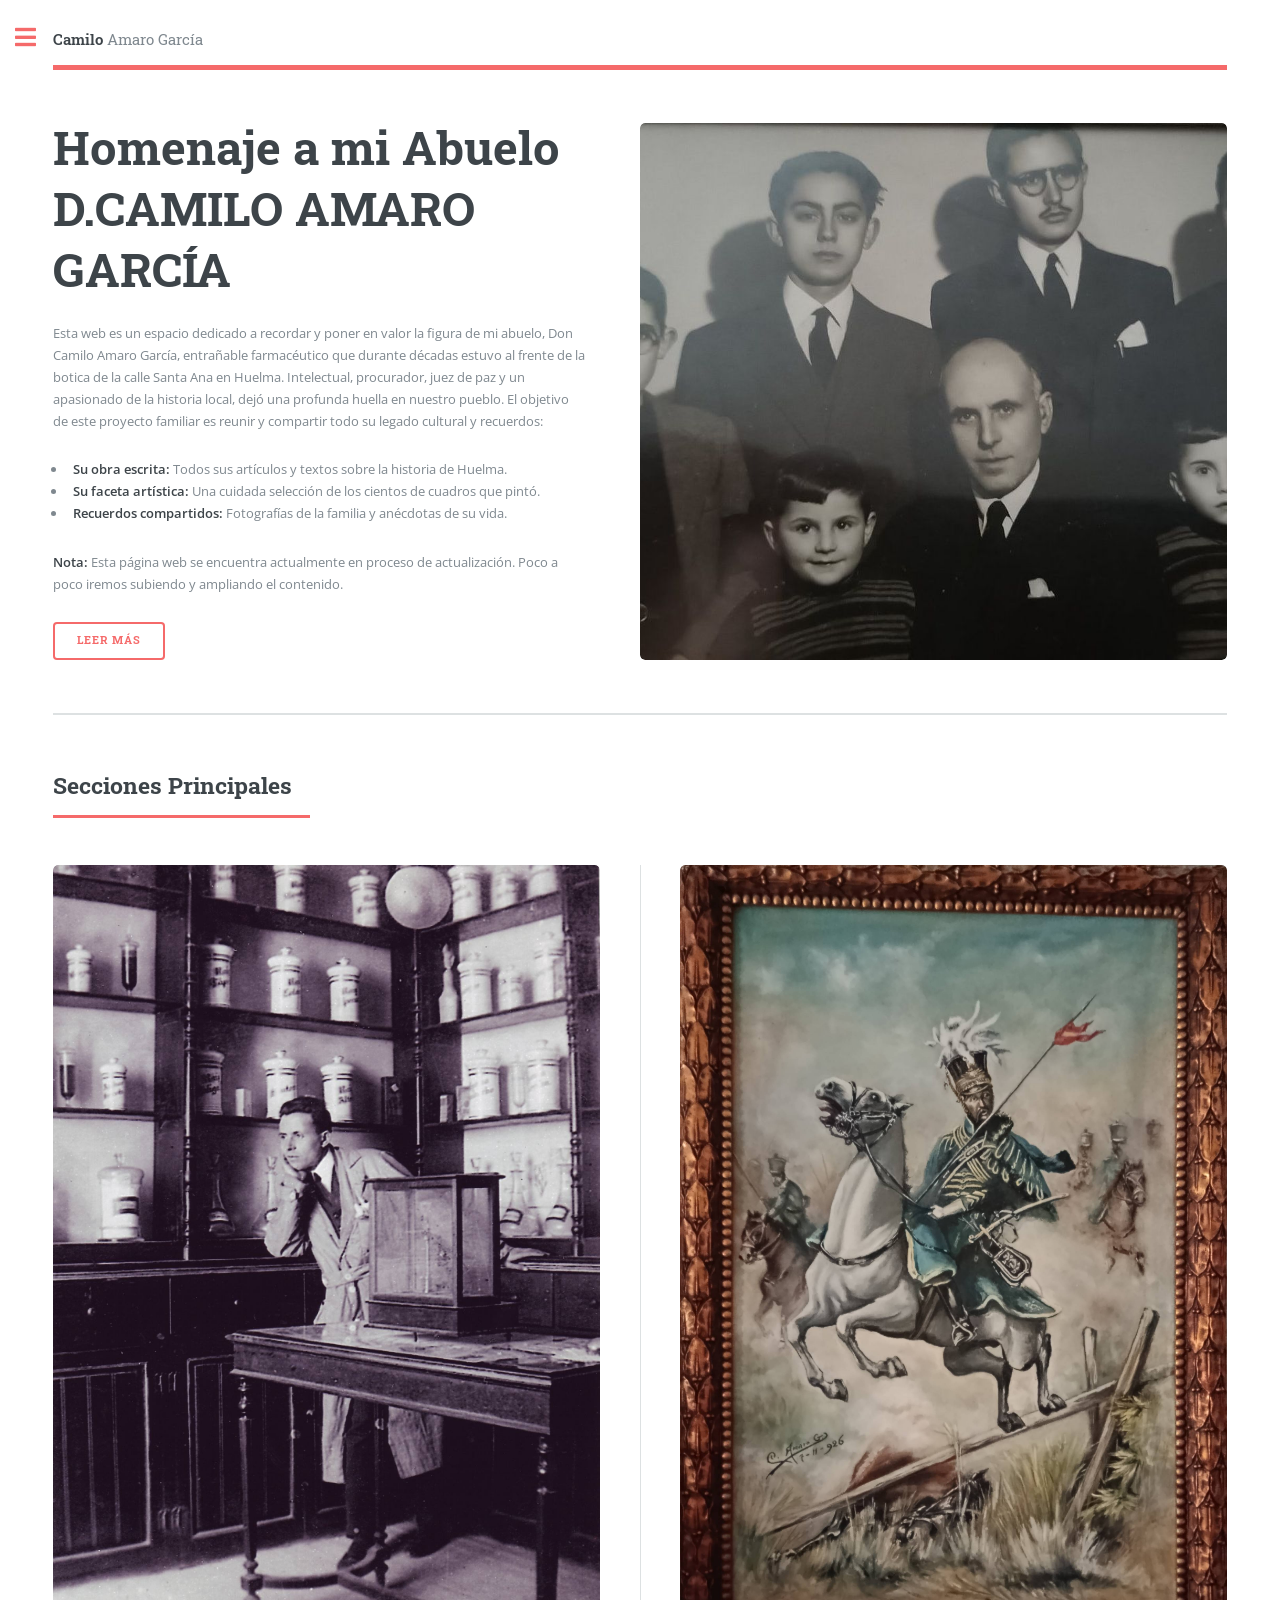
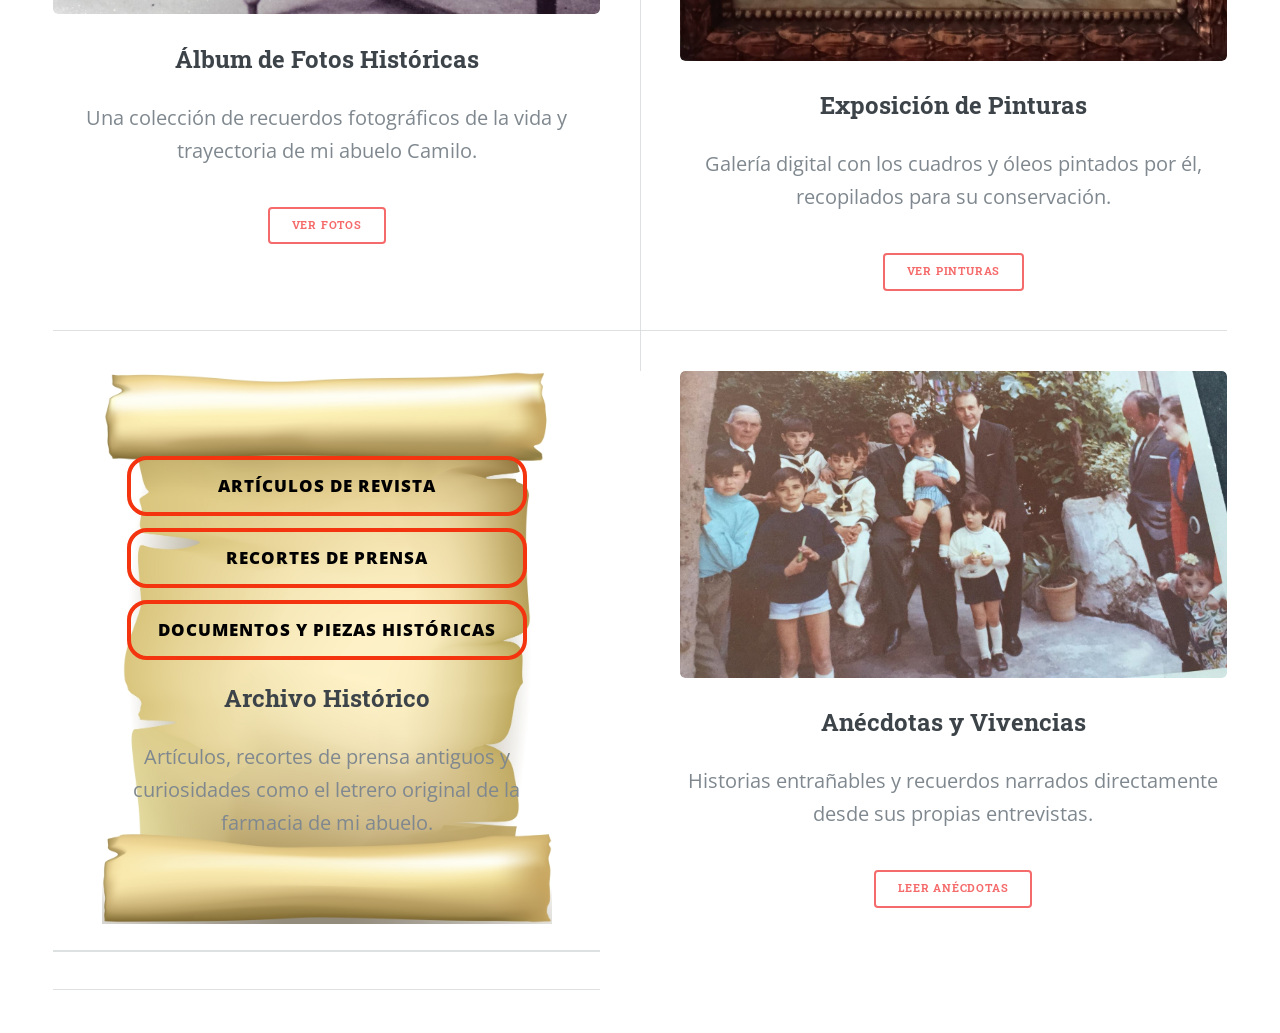
<file: index.html>
<!DOCTYPE HTML>
<!--
	Editorial by HTML5 UP
	html5up.net | @ajlkn
	Free for personal and commercial use under the CCA 3.0 license (html5up.net/license)
-->
<html>
	<head>
					

		<title>Camilo Amaro García (Pagina en Pruebas)</title>
		<meta charset="utf-8" />
		<meta name="viewport" content="width=device-width, initial-scale=1, user-scalable=no" />
		<link rel="stylesheet" href="assets/css/main.css" />
		
		<script src="https://cdn.jsdelivr.net/npm/@fancyapps/ui@5.0/dist/fancybox/fancybox.umd.js"></script>
<link rel="stylesheet" href="https://cdn.jsdelivr.net/npm/@fancyapps/ui@5.0/dist/fancybox/fancybox.css" />
		
	</head>
	<body class="is-preload">

		<!-- Wrapper -->
			<div id="wrapper">

				<!-- Main -->
					<div id="main">
						<div class="inner">

							<!-- Header -->
								<header id="header">
									<a href="index.html" class="logo"><strong>Camilo</strong> Amaro García</a>
									<ul class="icons">
									<p class="indicacion-menu">Pulsa las 3 líneas para abrir el menú</p>
									</ul>
								</header>

							<!-- Banner -->
								<section id="banner">
									<div class="content">
										<header>
											<h1>Homenaje a mi Abuelo D.CAMILO
											AMARO GARCÍA</h1>
										</header>
										<p>Esta web es un espacio dedicado a recordar y poner en valor la figura de mi abuelo, Don Camilo Amaro García, entrañable farmacéutico que durante décadas estuvo al frente de la botica de la calle Santa Ana en Huelma. Intelectual, procurador, juez de paz y un apasionado de la historia local, dejó una profunda huella en nuestro pueblo.

El objetivo de este proyecto familiar es reunir y compartir todo su legado cultural y recuerdos:
<ul>
	<li><b>Su obra escrita:</b> Todos sus artículos y textos sobre la historia de Huelma.</li>

	<li><b>Su faceta artística:</b> Una cuidada selección de los cientos de cuadros que pintó.</li>

	<li><b>Recuerdos compartidos:</b> Fotografías de la familia y anécdotas de su vida.</li>
									  </ul>
<b>Nota:</b> Esta página web se encuentra actualmente en proceso de actualización. Poco a poco iremos subiendo y ampliando el contenido.
									  <p></p>
										<ul class="actions">
										  <li><a href="" class="button big">Leer Más</a></li>
										</ul>
									</div>
									
										<a href="images/pic10.jpg" class="image" data-fancybox="galeria" data-caption="">
    									<img src="images/pic10.jpg" alt="" /></a>
									</span>
								</section>

						
								

							<!-- Section: Accesos Directos Visuales -->
<section>
    <header class="major">
        <h2>Secciones Principales</h2>
    </header>
    <div class="posts">

        <!-- 1. ACCESO A FOTOS -->
        <article>
            <a href="album01.html" class="image">
                <img src="images/pic01.jpg" alt="Acceso al Álbum de Fotos" />
            </a>
            <h3>Álbum de Fotos Históricas</h3>
            <p>Una colección de recuerdos fotográficos de la vida y trayectoria de mi abuelo Camilo.</p>
            <ul class="actions">
                <li><a href="album01.html" class="button big">Ver Fotos</a></li>
            </ul>
        </article>

        <!-- 2. ACCESO A CUADROS -->
        <article>
            <a href="pinturas01.html" class="image">
                <img src="pinturas/husar01.jpg" alt="Acceso a la Exposición de Cuadros" />
            </a>
            <h3>Exposición de Pinturas</h3>
            <p>Galería digital con los cuadros y óleos pintados por él, recopilados para su conservación.</p>
            <ul class="actions">
                <li><a href="pinturas01.html" class="button big">Ver Pinturas</a></li>
            </ul>
        </article>

        <!-- 3. ACCESO A ARCHIVO HISTÓRICO -->
        <article class="seccion-archivo-historico">
            <!-- TU NUEVO DIV ENVOLVEDOR CON EL PERGAMINO -->
    <div class="caja-pergamino">
    
    <div class="contenedor-botones-archivo">
        <a href="articulos.html" class="boton-historico">
            <span>Artículos de Revista</span>
        </a>
        <a href="prensa.html" class="boton-historico">
            <span>Recortes de prensa</span>
        </a>
        <a href="piezas.html" class="boton-historico">
            <span>Documentos y Piezas Históricas</span>
        </a>
    </div>

    <h3>Archivo Histórico</h3>
    <p>Artículos, recortes de prensa antiguos y curiosidades como el letrero original de la farmacia de mi abuelo.</p>
    </div>
</article>
<hr class="major" />


        <!-- 4. ACCESO A ANÉCDOTAS -->
        <article>
            <a href="anecdotas.html" class="image">
                <img src="images/pic11.jpg" alt="Acceso a Anécdotas" />
            </a>
            <h3>Anécdotas y Vivencias</h3>
            <p>Historias entrañables y recuerdos narrados directamente desde sus propias entrevistas.</p>
            <ul class="actions">
                <li><a href="anecdotas.html" class="button big">Leer Anécdotas</a></li>
            </ul>
        </article>

    </div>
</section>

						</div>
					</div>

				<!-- Sidebar -->
<div id="sidebar">
    <div class="inner">

        <!-- Menu -->
        <nav id="menu">
            <header class="major">
                <h2>Menu</h2>
            </header>
            <ul>
                <li><a href="index.html">Inicio</a></li>
                <li><a href="album01.html">Album de Fotos</a></li>
                <li><a href="pinturas01.html">Exposición de Pinturas</a></li>
                <li><a href="anecdotas.html">Anécdotas</a></li>
                
                <!-- SUBMENÚ DESPLEGABLE -->
                <li>
                    <span class="opener">Archivo Histórico</span>
                    <ul>
                        <li><a href="articulos.html">Artículos de Revista</a></li>
                        <li><a href="prensa.html">Recortes de Prensa</a></li>
                        <li><a href="piezas.html">Documentos y Piezas Históricas</a></li>
                    </ul>
                </li>
                
                <li><a href="links.html">Enlaces</a></li>
                <li><a href="contacto.html">Contacto</a></li> <!-- NUEVO ENLACE -->
            </ul>
        </nav>

       <!-- Section: Miniaturas de Relleno -->
<section>
    <header class="major">
        <h2>Galería</h2>
    </header>
    <div class="mini-posts">
        <!-- Foto 1 -->
        <article>
            <span class="image fit"><img src="images/travesia.jpg" alt="Travesía Camilo Amaro" /></span>
        </article>
        <!-- Foto 2 -->
        <article>
            <span class="image fit"><img src="images/pic03.jpg" alt="Recuerdo familiar" /></span>
        </article>
        <!-- Foto 3 -->
        <article>
            <span class="image fit"><img src="images/pic02.jpg" alt="Obra de arte" /></span>
        </article>
		<article>
            <span class="image fit"><img src="pinturas/callehuelmasinmarco.jpg" alt="Obra de arte" /></span>
        </article>
    </div>
</section>

        <!-- Footer -->
        <footer id="footer">
            <p class="copyright">&copy; Pagina Web rediseñada por Miguel Angel Amaro Soriano, de la plantilla Editorial de <a href="https://html5up.net">HTML5 UP</a>.</p>
        </footer>

    </div>
</div>

			</div>

		<!-- Scripts -->
				
				
				
			<script src="assets/js/jquery.min.js"></script>
			<script src="assets/js/browser.min.js"></script>
			<script src="assets/js/breakpoints.min.js"></script>
			<script src="assets/js/util.js"></script>
			<script src="assets/js/main.js"></script>
				
				<script>
  Fancybox.bind("[data-fancybox]", {
    Images: { Panzoom: { maxScale: 3 } } // Permite ampliar la foto hasta 3 veces su tamaño real en PC
  });
</script>

	</body>
</html>
</file>
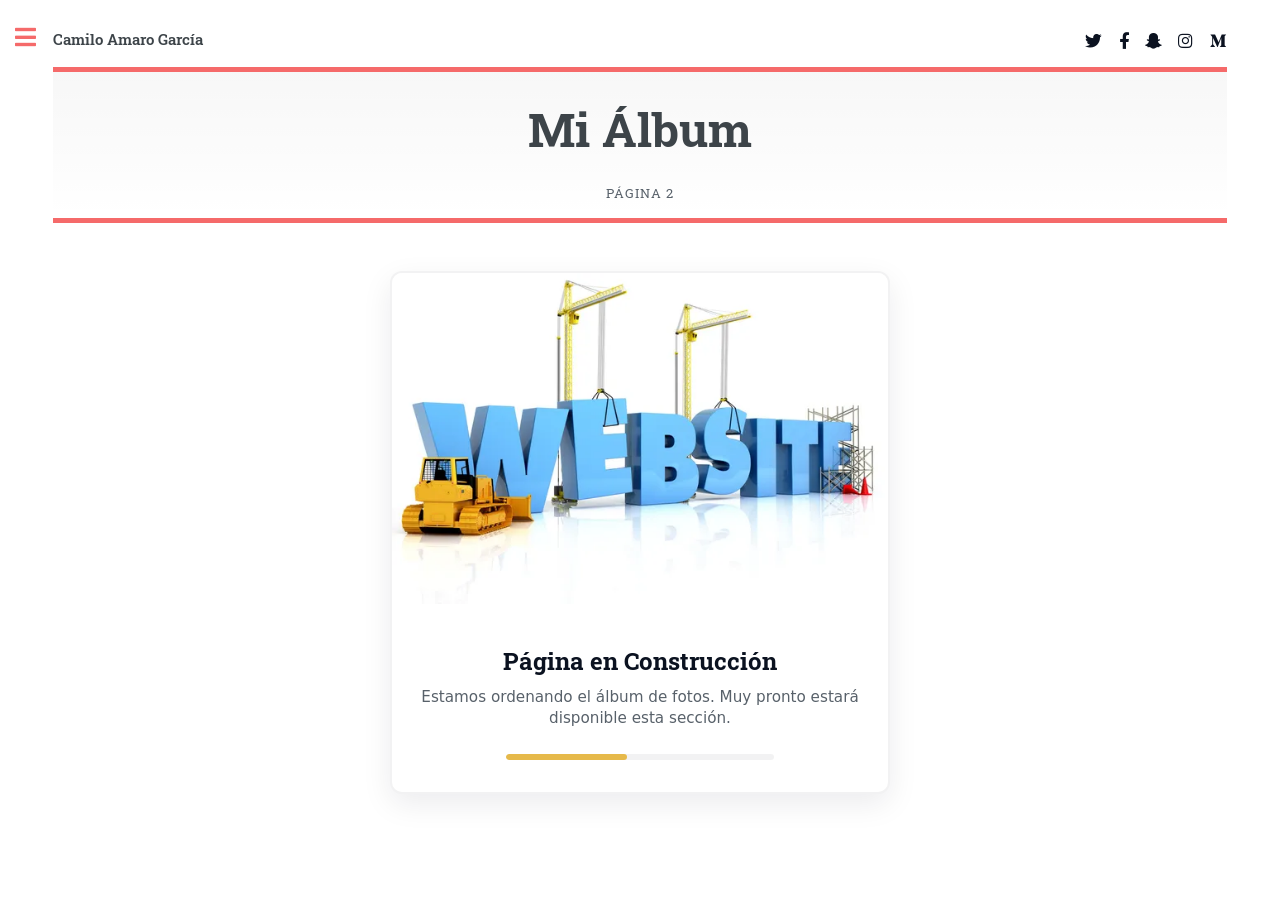
<file: album02.html>
<!DOCTYPE HTML>
<!--
	Editorial by HTML5 UP
	html5up.net | @ajlkn
	Free for personal and commercial use under the CCA 3.0 license (html5up.net/license)
-->
<html>
	<head>
		<title>Camilo Amaro García (Web)</title>
		<meta charset="utf-8" />
		<meta name="viewport" content="width=device-width, initial-scale=1, user-scalable=no" />
		<link rel="stylesheet" href="assets/css/main.css" />
	</head>
	<body class="is-preload">

		<!-- Wrapper -->
			<div id="wrapper">

				<!-- Main -->
					<div id="main">
						<div class="inner">

							<!-- Header -->
								<header id="header">
									<a href="index.html" class="logo"><strong>Camilo Amaro García</strong> </a>
									<ul class="icons">
										<li><a href="#" class="icon brands fa-twitter"><span class="label">Twitter</span></a></li>
										<li><a href="#" class="icon brands fa-facebook-f"><span class="label">Facebook</span></a></li>
										<li><a href="#" class="icon brands fa-snapchat-ghost"><span class="label">Snapchat</span></a></li>
										<li><a href="#" class="icon brands fa-instagram"><span class="label">Instagram</span></a></li>
										<li><a href="#" class="icon brands fa-medium-m"><span class="label">Medium</span></a></li>
									</ul>
								</header>

							<!-- Content -->
								
							


<head>
  <meta charset="utf-8" />
  <meta name="viewport" content="width=device-width, initial-scale=1" />
  <title>Álbum — Página 2</title>
  <link rel="stylesheet" href="assets/css/fotos.css" />
</head>
<body>
  <header id="header" class="site-header">
    <div class="container">
      <h1 class="logo"><h1>Mi Álbum</h1>
      <p class="subtitle">Página 2</p>
    </div>
  </header>

  <div class="en-construccion">
  <!-- Debajo cambia el enlace de unspash.com por el nombre de tu foto (ejemplo: mis-obras.jpg) -->
  <img src="images/construccion.jpg" alt="Página en construcción">
	  
  
  <div class="construccion-info">
    <h2>Página en Construcción</h2>
    <p>Estamos ordenando el álbum de fotos. Muy pronto estará disponible esta sección.</p>
    <div class="barra-progreso"><div></div></div>
  </div>
</div>

	  
	  
	  
	  
  <script>
    document.querySelectorAll('.card img').forEach(img => {
      img.addEventListener('click', () => {
        const lb = document.getElementById('lightbox');
        lb.querySelector('.lightbox-img').src = img.src;
        lb.querySelector('.lightbox-img').alt = img.alt;
        lb.querySelector('.lightbox-caption').textContent = img.closest('figure').querySelector('.caption-text').textContent;
        lb.style.display = 'flex';
        lb.setAttribute('aria-hidden', 'false');
      });
    });
    document.querySelector('#lightbox .close').addEventListener('click', () => {
      const lb = document.getElementById('lightbox');
      lb.style.display = 'none';
      lb.setAttribute('aria-hidden', 'true');
    });
    document.getElementById('lightbox').addEventListener('click', e => {
      if (e.target === e.currentTarget) {
        e.currentTarget.style.display = 'none';
        e.currentTarget.setAttribute('aria-hidden', 'true');
      }
    });
  </script>

							

						</div>
					</div>

				<!-- Sidebar -->
					<div id="sidebar">
						<div class="inner">

							<!-- Search -->
								<section id="search" class="alt">
									<form method="post" action="#">
										<input type="text" name="query" id="query" placeholder="Search" />
									</form>
								</section>

							<!-- Menu -->
								<nav id="menu">
									<header class="major">
										<h2>Menu</h2>
									</header>
									<ul>
										<li><a href="index.html">Inicio</a></li>
										<li><a href="articulos.html">Artículos</a></li>
										<li><a href="album01.html">Album de Fotos</a></li>
										<li>
											<span class="opener">Submenú Album</span>
											<ul>
												<li><a href="#">Pagina 1</a></li>
												<li><a href="#">Pagina 2</a></li>
												<li><a href="#">Pagina 3</a></li>
												<li><a href="#">Pagina 4</a></li>
											</ul>
										</li>
										<li><a href="#">Anécdotas</a></li>
										<li><a href="#">Pinturas</a></li>
										<li>
											<span class="opener">Otro Submenu</span>
											
										</li>
										
									</ul>
								</nav>

							<!-- Section -->
								<section>
									<header class="major">
										<h2>Ante interdum</h2>
									</header>
									<div class="mini-posts">
										<article>
											<a href="#" class="image"><img src="images/pic07.jpg" alt="" /></a>
											<p>Aenean ornare velit lacus, ac varius enim lorem ullamcorper dolore aliquam.</p>
										</article>
										<article>
											<a href="#" class="image"><img src="images/pic08.jpg" alt="" /></a>
											<p>Aenean ornare velit lacus, ac varius enim lorem ullamcorper dolore aliquam.</p>
										</article>
										<article>
											<a href="#" class="image"><img src="images/pic09.jpg" alt="" /></a>
											<p>Aenean ornare velit lacus, ac varius enim lorem ullamcorper dolore aliquam.</p>
										</article>
									</div>
									<ul class="actions">
										<li><a href="#" class="button">More</a></li>
									</ul>
								</section>

							<!-- Section -->
								<section>
									<header class="major">
										<h2>Get in touch</h2>
									</header>
									<p>Sed varius enim lorem ullamcorper dolore aliquam aenean ornare velit lacus, ac varius enim lorem ullamcorper dolore. Proin sed aliquam facilisis ante interdum. Sed nulla amet lorem feugiat tempus aliquam.</p>
									<ul class="contact">
										<li class="icon solid fa-envelope"><a href="#">information@untitled.tld</a></li>
										<li class="icon solid fa-phone">(000) 000-0000</li>
										<li class="icon solid fa-home">1234 Somewhere Road #8254<br />
										Nashville, TN 00000-0000</li>
									</ul>
								</section>

							<!-- Footer -->
								<footer id="footer">
									<p class="copyright">&copy; Untitled. All rights reserved. Demo Images: <a href="https://unsplash.com">Unsplash</a>. Design: <a href="https://html5up.net">HTML5 UP</a>.</p>
								</footer>

						</div>
					</div>

			</div>

		<!-- Scripts -->
			<script src="assets/js/jquery.min.js"></script>
			<script src="assets/js/browser.min.js"></script>
			<script src="assets/js/breakpoints.min.js"></script>
			<script src="assets/js/util.js"></script>
			<script src="assets/js/main.js"></script>

	</body>
</html>
</file>
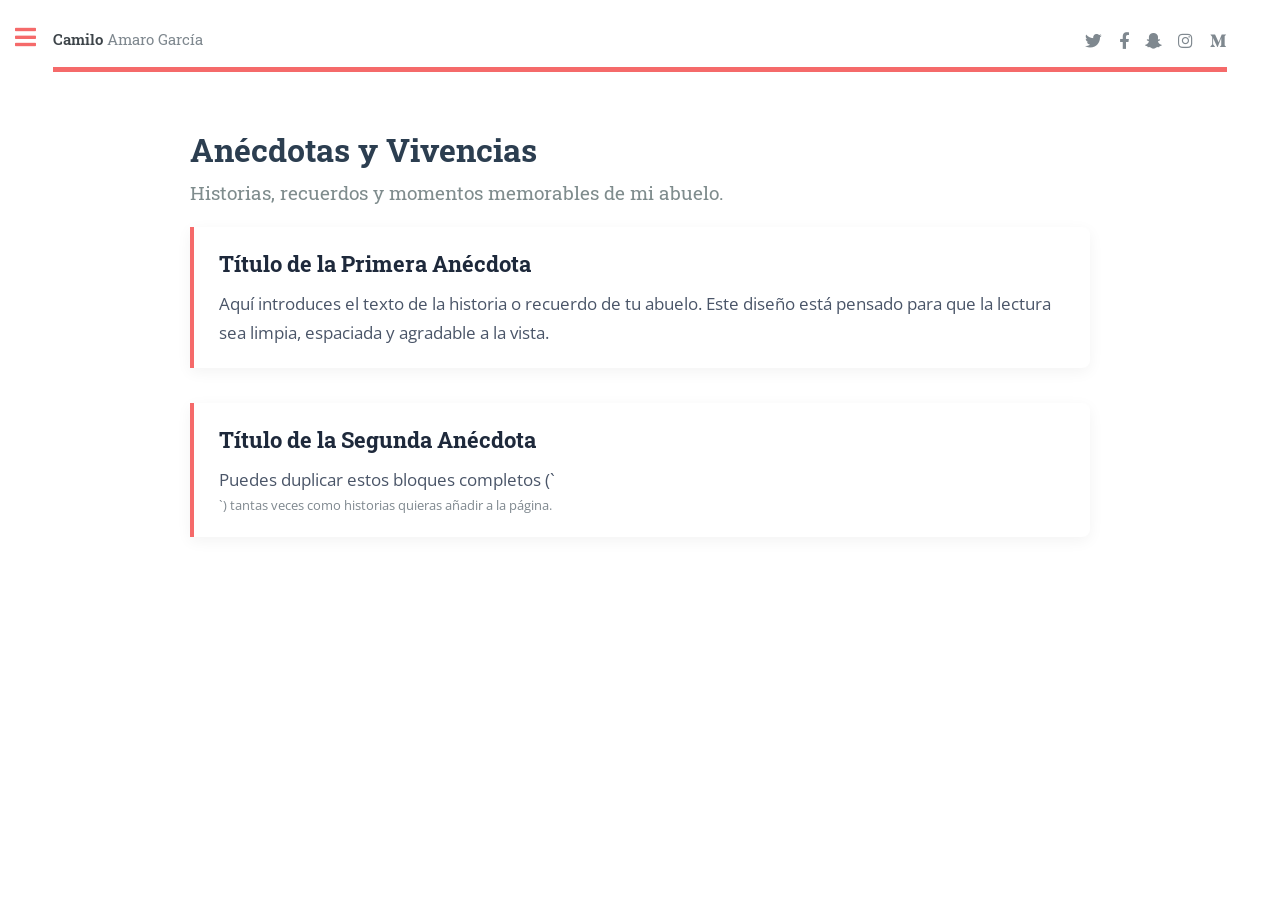
<file: anecdotas.html>
<!DOCTYPE HTML>
<!--
    Editorial by HTML5 UP
    html5up.net | @ajlkn
    Free for personal and commercial use under the CCA 3.0 license (html5up.net/license)
-->
<html>
    <head>
        <title>Camilo Amaro García (Anécdotas)</title>
        <meta charset="utf-8" />
        <meta name="viewport" content="width=device-width, initial-scale=1, user-scalable=no" />
        <link rel="stylesheet" href="assets/css/main.css" />
        <link rel="stylesheet" href="assets/css/anecdotas.css" /> <!-- Su CSS propio -->
    </head>
    <body class="is-preload">

        <!-- Wrapper -->
        <div id="wrapper">

            <!-- Main -->
            <div id="main">
                <div class="inner">

                    <!-- Header -->
                    <header id="header">
                        <a href="index.html" class="logo"><strong>Camilo</strong> Amaro García</a>
                        <ul class="icons">
                            <li><a href="#" class="icon brands fa-twitter"><span class="label">Twitter</span></a></li>
                            <li><a href="#" class="icon brands fa-facebook-f"><span class="label">Facebook</span></a></li>
                            <li><a href="#" class="icon brands fa-snapchat-ghost"><span class="label">Snapchat</span></a></li>
                            <li><a href="#" class="icon brands fa-instagram"><span class="label">Instagram</span></a></li>
                            <li><a href="#" class="icon brands fa-medium-m"><span class="label">Medium</span></a></li>
                        </ul>
                    </header>

                    <!-- Content -->
                    <section class="seccion-anecdotas">
                        <header class="main">
                            <h2>Anécdotas y Vivencias</h2>
                            <h3>Historias, recuerdos y momentos memorables de mi abuelo.</h3>
                        </header>

                        <div class="contenedor-anecdotas">
                            
                            <!-- Bloque Anécdota 1 -->
                            <article class="bloque-anecdota">
                                <h3>Título de la Primera Anécdota</h3>
                                <p>Aquí introduces el texto de la historia o recuerdo de tu abuelo. Este diseño está pensado para que la lectura sea limpia, espaciada y agradable a la vista.</p>
                            </article>

                            <!-- Bloque Anécdota 2 -->
                            <article class="bloque-anecdota">
                                <h3>Título de la Segunda Anécdota</h3>
                                <p>Puedes duplicar estos bloques completos (`<article>`) tantas veces como historias quieras añadir a la página.</p>
                            </article>

                        </div>
                    </section>

                </div>
            </div>

           <!-- Sidebar -->
<div id="sidebar">
    <div class="inner">

        <!-- Menu -->
        <nav id="menu">
            <header class="major">
                <h2>Menu</h2>
            </header>
            <ul>
                <li><a href="index.html">Inicio</a></li>
                <li><a href="album01.html">Album de Fotos</a></li>
                <li><a href="pinturas01.html">Exposición de Pinturas</a></li>
                <li><a href="anecdotas.html">Anécdotas</a></li>
                
                <!-- SUBMENÚ DESPLEGABLE -->
                <li>
                    <span class="opener">Archivo Histórico</span>
                    <ul>
                        <li><a href="articulos.html">Artículos de Revista</a></li>
                        <li><a href="prensa.html">Recortes de Prensa</a></li>
                        <li><a href="piezas.html">Documentos y Piezas Históricas</a></li>
                    </ul>
                </li>
                
                <li><a href="links.html">Enlaces</a></li>
                <li><a href="contacto.html">Contacto</a></li> <!-- NUEVO ENLACE -->
            </ul>
        </nav>

       <!-- Section: Miniaturas de Relleno -->
<section>
    <header class="major">
        <h2>Galería</h2>
    </header>
    <div class="mini-posts">
        <!-- Foto 1 -->
        <article>
            <span class="image fit"><img src="images/travesia.jpg" alt="Travesía Camilo Amaro" /></span>
        </article>
        <!-- Foto 2 -->
        <article>
            <span class="image fit"><img src="images/pic03.jpg" alt="Recuerdo familiar" /></span>
        </article>
        <!-- Foto 3 -->
        <article>
            <span class="image fit"><img src="images/pic02.jpg" alt="Obra de arte" /></span>
        </article>
		<article>
            <span class="image fit"><img src="pinturas/callehuelmasinmarco.jpg" alt="Obra de arte" /></span>
        </article>
    </div>
</section>

        <!-- Footer -->
        <footer id="footer">
            <p class="copyright">&copy; Pagina Web rediseñada por Miguel Angel Amaro Soriano, de la plantilla Editorial de <a href="https://html5up.net">HTML5 UP</a>.</p>
        </footer>

    </div>
</div>

			</div>

		<!-- Scripts -->
				
				
				
			<script src="assets/js/jquery.min.js"></script>
			<script src="assets/js/browser.min.js"></script>
			<script src="assets/js/breakpoints.min.js"></script>
			<script src="assets/js/util.js"></script>
			<script src="assets/js/main.js"></script>
				
				<script>
  Fancybox.bind("[data-fancybox]", {
    Images: { Panzoom: { maxScale: 3 } } // Permite ampliar la foto hasta 3 veces su tamaño real en PC
  });
</script>

	</body>
</html>
</file>
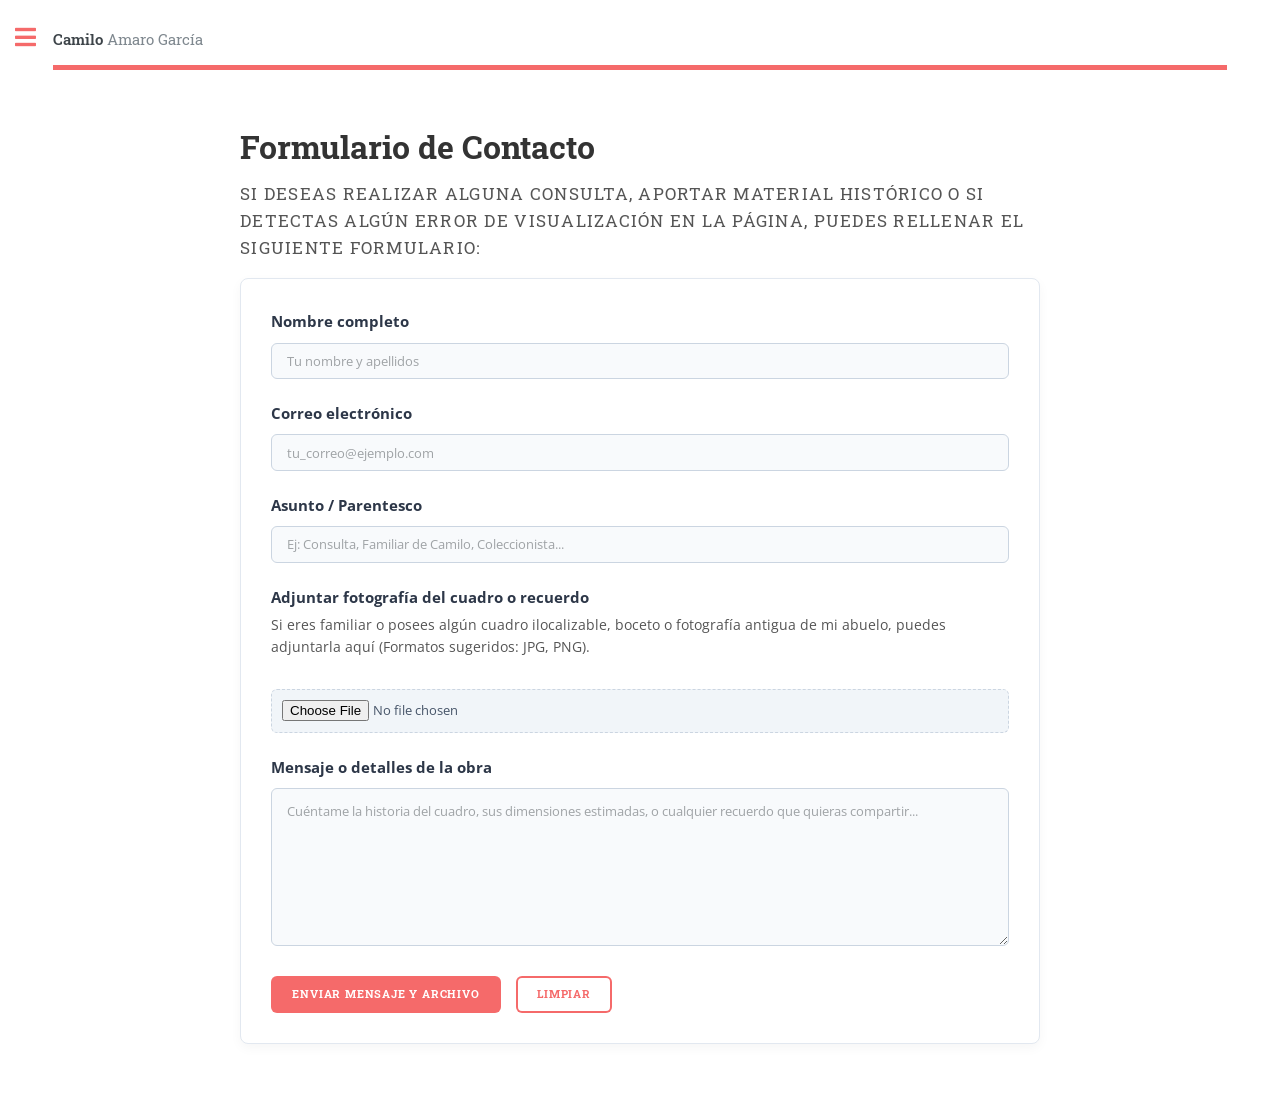
<file: contacto.html>
<!DOCTYPE HTML>
<!--
    Editorial by HTML5 UP
    html5up.net | @ajlkn
    Free for personal and commercial use under the CCA 3.0 license (html5up.net/license)
-->
<html>
    <head>
        <title>Camilo Amaro García (Contacto)</title>
        <meta charset="utf-8" />
        <meta name="viewport" content="width=device-width, initial-scale=1, user-scalable=no" />
        <link rel="stylesheet" href="assets/css/main.css" />
        <link rel="stylesheet" href="assets/css/contacto.css" /> <!-- Su propio CSS -->
    </head>
    <body class="is-preload">

        <!-- Wrapper -->
        <div id="wrapper">

            <!-- Main -->
            <div id="main">
                <div class="inner">

                    <!-- Header -->
                    <header id="header">
                        <a href="index.html" class="logo"><strong>Camilo</strong> Amaro García</a>
                    </header>

                    <!-- Content -->
                    <section class="seccion-contacto">
                        <header class="main">
                            <h2>Formulario de Contacto</h2>
                            <p>Si deseas realizar alguna consulta, aportar material histórico o si detectas algún error de visualización en la página, puedes rellenar el siguiente formulario:</p>
                        </header>

                     <!-- Formulario con opción de adjuntar archivos -->
<form method="post" action="#" enctype="multipart/form-data" class="formulario-web">
    
    <div class="grupo-formulario">
        <label for="nombre">Nombre completo</label>
        <input type="text" name="nombre" id="nombre" placeholder="Tu nombre y apellidos" required />
    </div>

    <div class="grupo-formulario">
        <label for="email">Correo electrónico</label>
        <input type="email" name="email" id="email" placeholder="tu_correo@ejemplo.com" required />
    </div>

    <div class="grupo-formulario">
        <label for="asunto">Asunto / Parentesco</label>
        <input type="text" name="asunto" id="asunto" placeholder="Ej: Consulta, Familiar de Camilo, Coleccionista..." required />
    </div>

    <!-- NUEVO CAMPO: ADJUNTAR FOTOGRAFÍA -->
    <div class="grupo-formulario">
        <label for="foto_cuadro">Adjuntar fotografía del cuadro o recuerdo</label>
        <p class="ayuda-campo">Si eres familiar o posees algún cuadro ilocalizable, boceto o fotografía antigua de mi abuelo, puedes adjuntarla aquí (Formatos sugeridos: JPG, PNG).</p>
        <input type="file" name="foto_cuadro" id="foto_cuadro" accept="image/*" />
    </div>

    <div class="grupo-formulario">
        <label for="mensaje">Mensaje o detalles de la obra</label>
        <textarea name="mensaje" id="mensaje" placeholder="Cuéntame la historia del cuadro, sus dimensiones estimadas, o cualquier recuerdo que quieras compartir..." rows="6" required></textarea>
    </div>

    <div class="grupo-botones">
        <input type="submit" value="Enviar Mensaje y Archivo" class="primary" />
        <input type="reset" value="Limpiar" />
    </div>
</form>
                    </section>

                </div>
            </div>

            <!-- Sidebar (El nuevo menú limpio) -->
          
<div id="sidebar">
    <div class="inner">

        <!-- Menu -->
        <nav id="menu">
            <header class="major">
                <h2>Menu</h2>
            </header>
            <ul>
                <li><a href="index.html">Inicio</a></li>
                <li><a href="album01.html">Album de Fotos</a></li>
                <li><a href="pinturas01.html">Exposición de Pinturas</a></li>
                <li><a href="anecdotas.html">Anécdotas</a></li>
                
                <!-- SUBMENÚ DESPLEGABLE -->
                <li>
                    <span class="opener">Archivo Histórico</span>
                    <ul>
                        <li><a href="articulos.html">Artículos de Revista</a></li>
                        <li><a href="prensa.html">Recortes de Prensa</a></li>
                        <li><a href="piezas.html">Documentos y Piezas Históricas</a></li>
                    </ul>
                </li>
                
                <li><a href="links.html">Enlaces</a></li>
                <li><a href="contacto.html">Contacto</a></li> <!-- NUEVO ENLACE -->
            </ul>
        </nav>

       <!-- Section: Miniaturas de Relleno -->
<section>
    <header class="major">
        <h2>Galería</h2>
    </header>
    <div class="mini-posts">
        <!-- Foto 1 -->
        <article>
            <span class="image fit"><img src="images/travesia.jpg" alt="Travesía Camilo Amaro" /></span>
        </article>
        <!-- Foto 2 -->
        <article>
            <span class="image fit"><img src="images/pic03.jpg" alt="Recuerdo familiar" /></span>
        </article>
        <!-- Foto 3 -->
        <article>
            <span class="image fit"><img src="images/pic02.jpg" alt="Obra de arte" /></span>
        </article>
		<article>
            <span class="image fit"><img src="pinturas/callehuelmasinmarco.jpg" alt="Obra de arte" /></span>
        </article>
    </div>
</section>

        <!-- Footer -->
        <footer id="footer">
            <p class="copyright">&copy; Pagina Web rediseñada por Miguel Angel Amaro Soriano, de la plantilla Editorial de <a href="https://html5up.net">HTML5 UP</a>.</p>
        </footer>

    </div>
</div>

			</div>

		<!-- Scripts -->
				
				
				
			<script src="assets/js/jquery.min.js"></script>
			<script src="assets/js/browser.min.js"></script>
			<script src="assets/js/breakpoints.min.js"></script>
			<script src="assets/js/util.js"></script>
			<script src="assets/js/main.js"></script>
				
				<script>
  Fancybox.bind("[data-fancybox]", {
    Images: { Panzoom: { maxScale: 3 } } // Permite ampliar la foto hasta 3 veces su tamaño real en PC
  });
</script>

	</body>
</html>
</file>
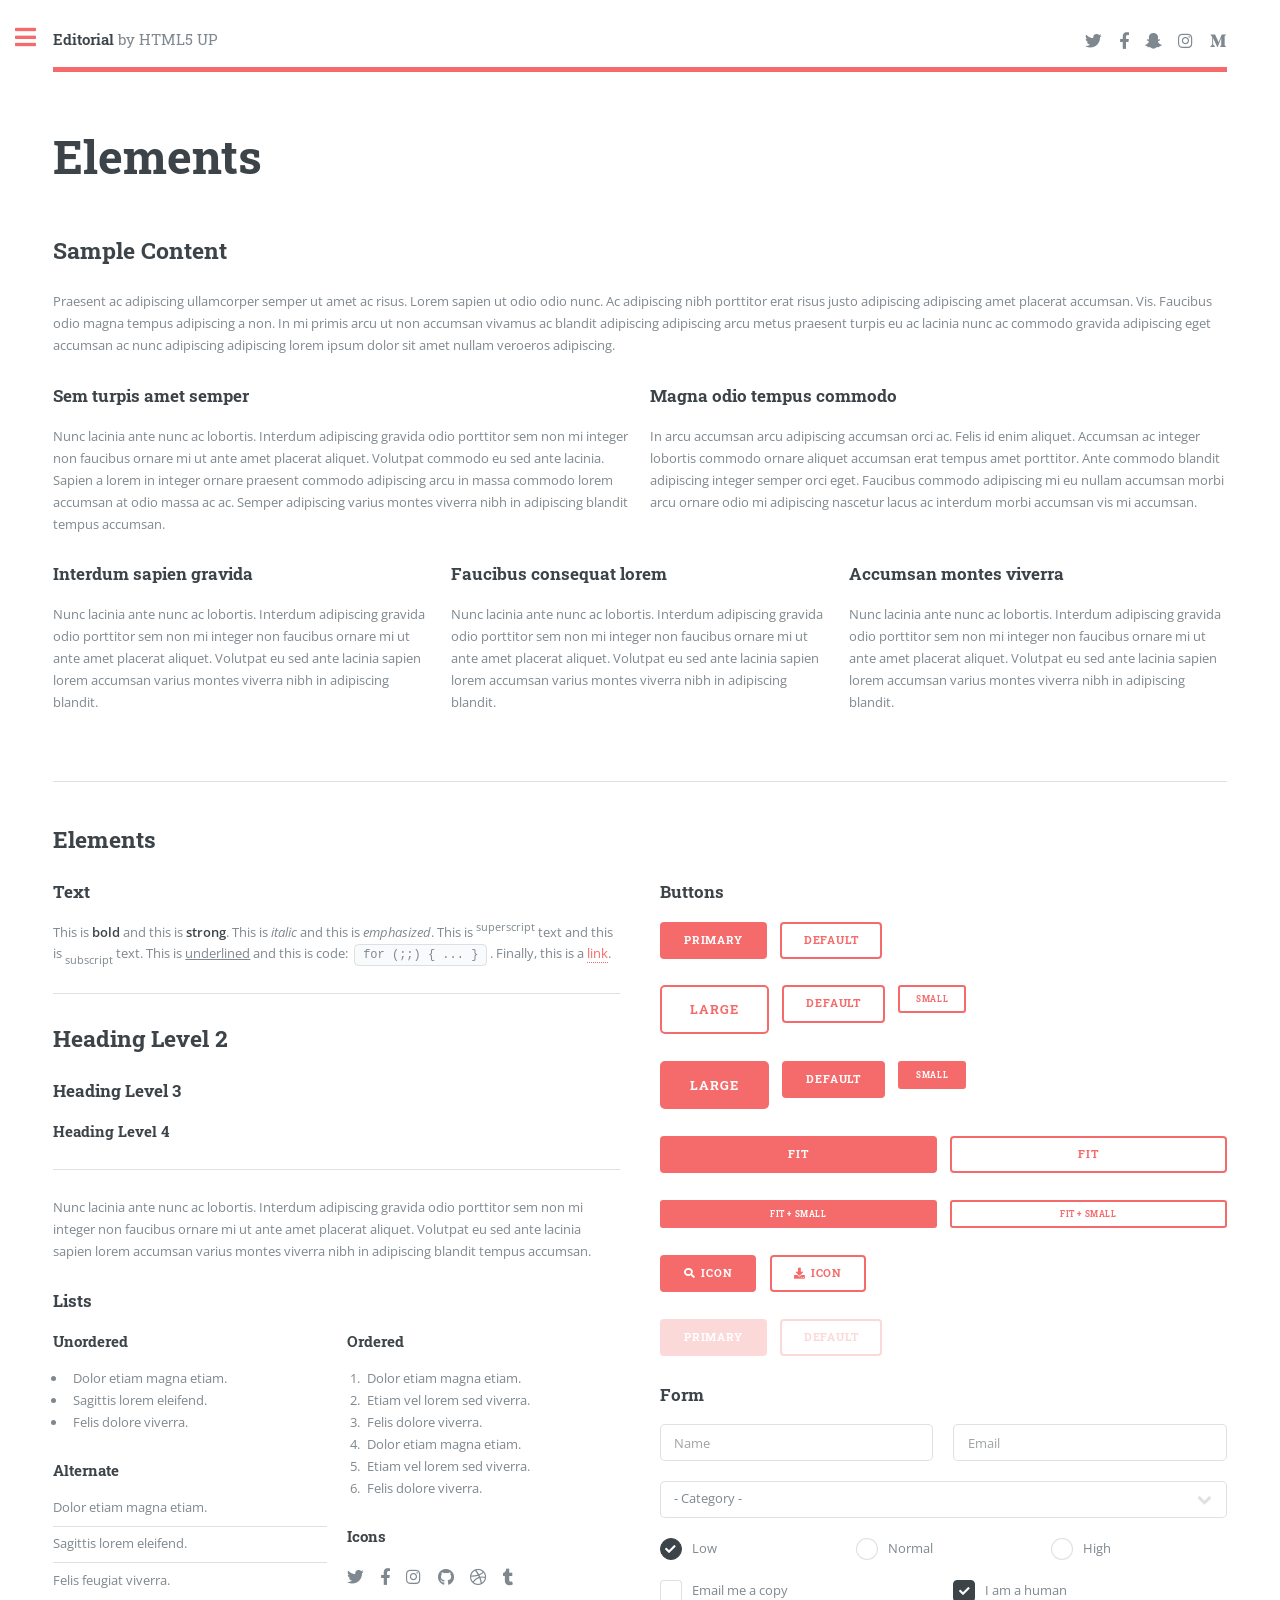
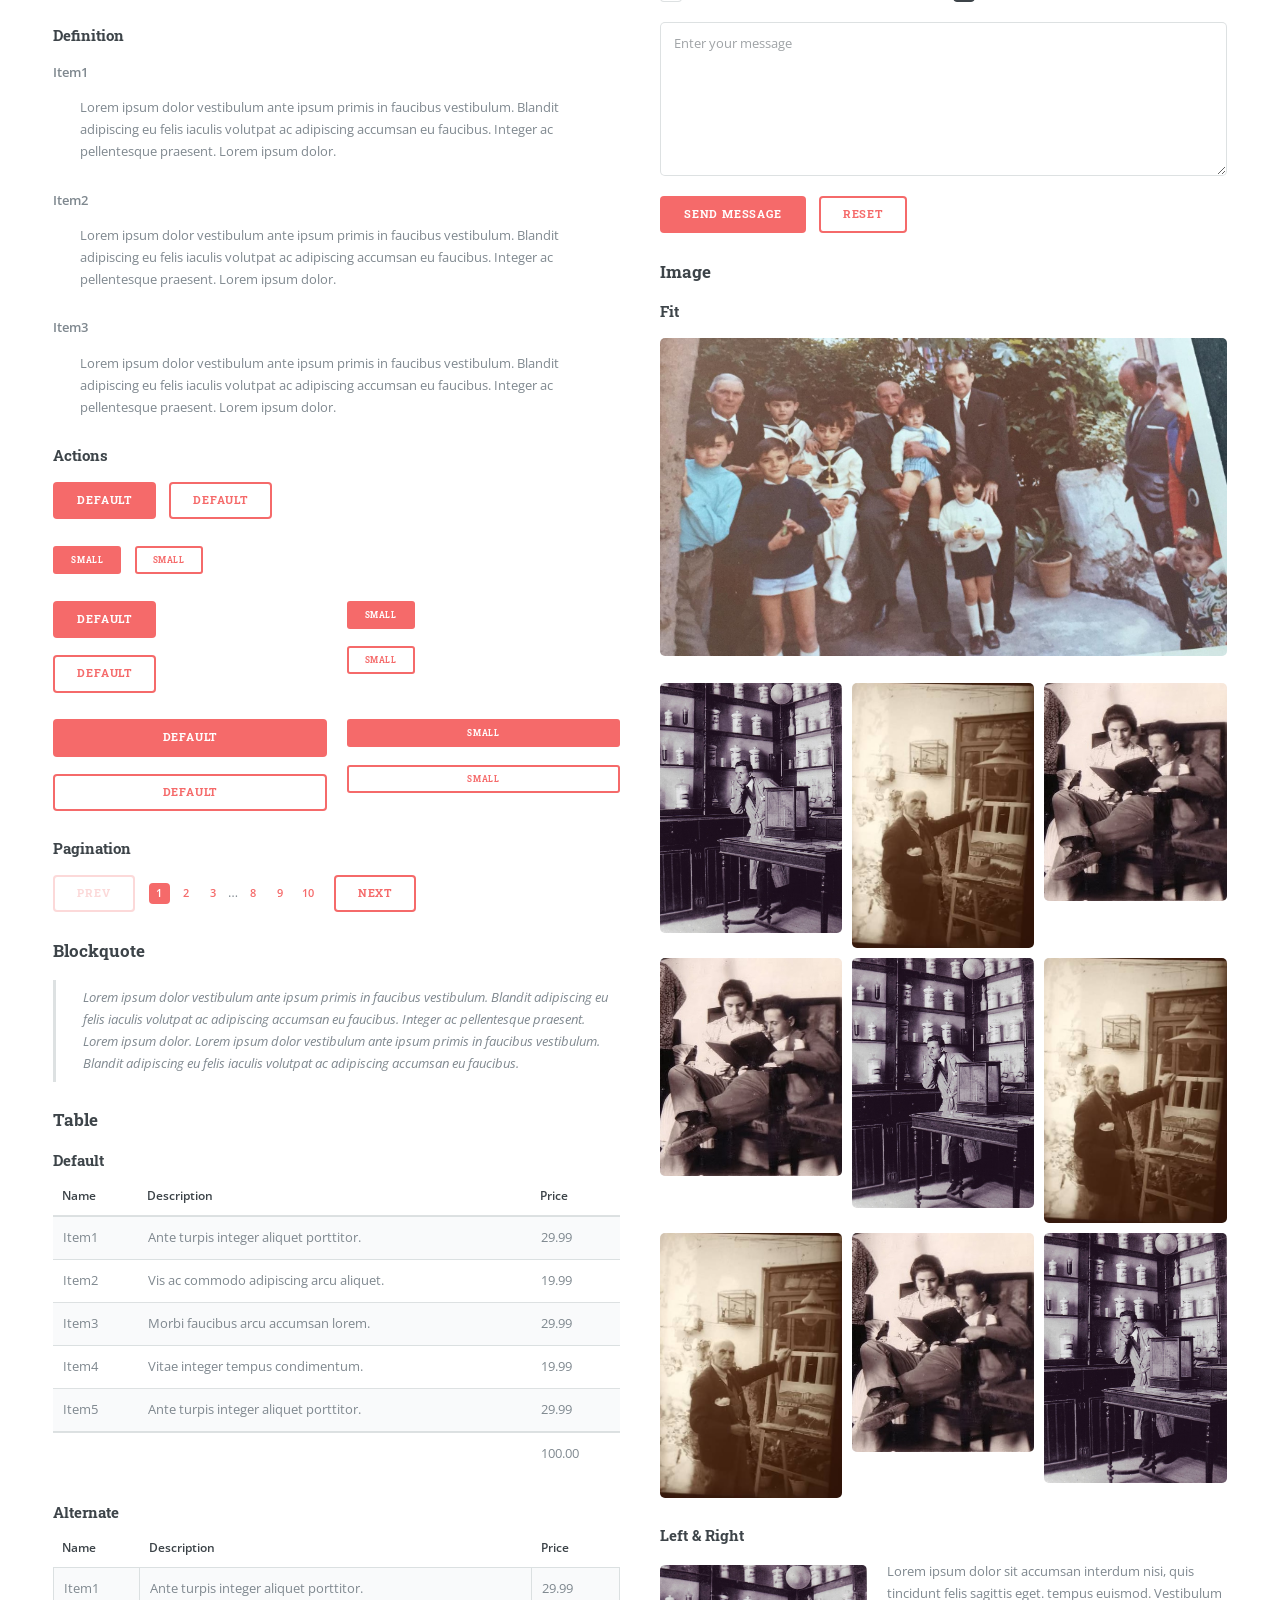
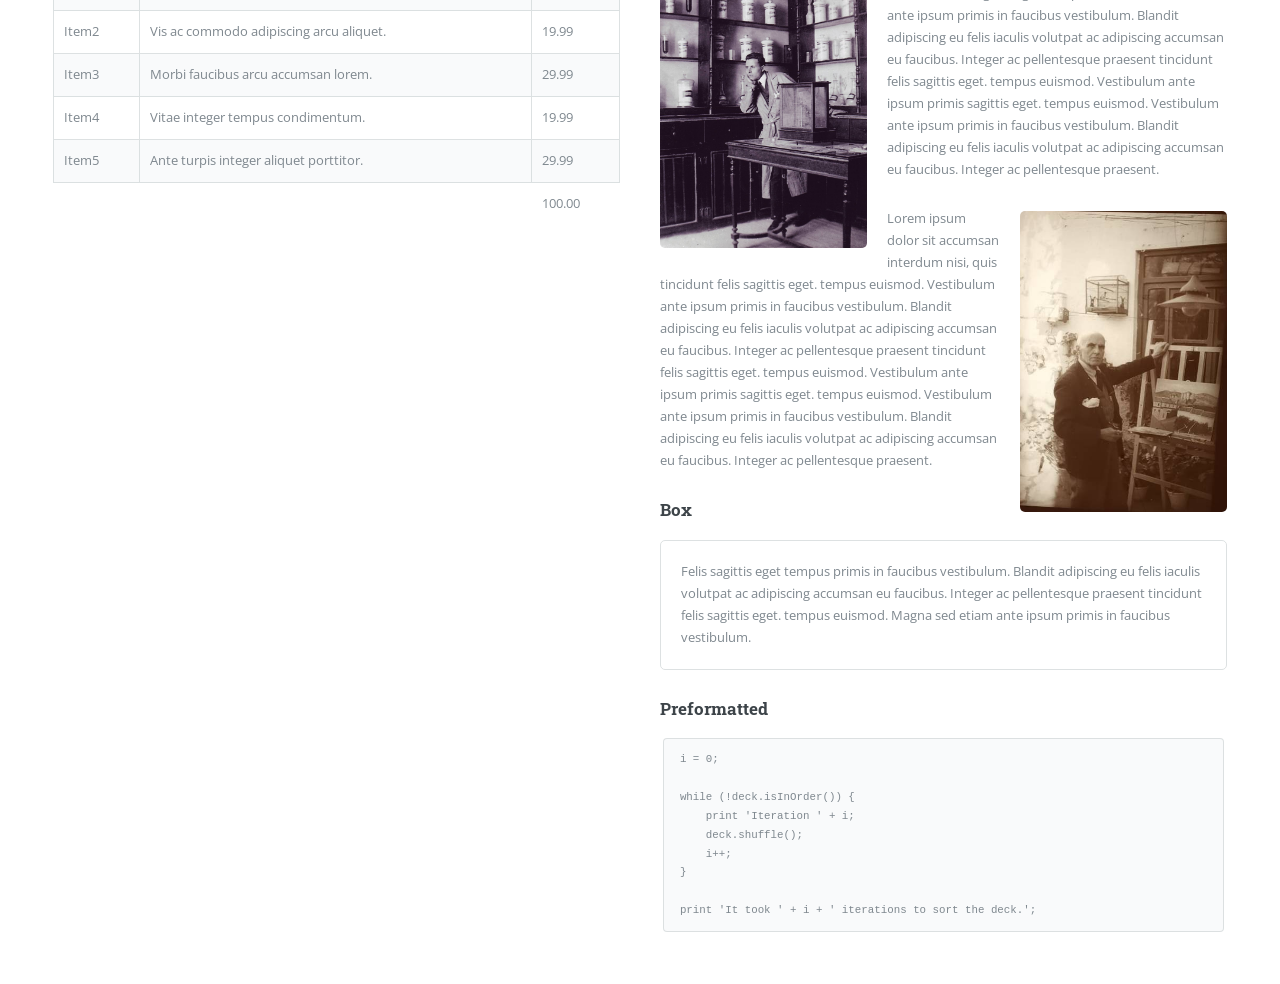
<file: elements.html>
<!DOCTYPE HTML>
<!--
	Editorial by HTML5 UP
	html5up.net | @ajlkn
	Free for personal and commercial use under the CCA 3.0 license (html5up.net/license)
-->
<html>
	<head>
		<title>Elements - Editorial by HTML5 UP</title>
		<meta charset="utf-8" />
		<meta name="viewport" content="width=device-width, initial-scale=1, user-scalable=no" />
		<link rel="stylesheet" href="assets/css/main.css" />
	</head>
	<body class="is-preload">

		<!-- Wrapper -->
			<div id="wrapper">

				<!-- Main -->
					<div id="main">
						<div class="inner">

							<!-- Header -->
								<header id="header">
									<a href="index.html" class="logo"><strong>Editorial</strong> by HTML5 UP</a>
									<ul class="icons">
										<li><a href="#" class="icon brands fa-twitter"><span class="label">Twitter</span></a></li>
										<li><a href="#" class="icon brands fa-facebook-f"><span class="label">Facebook</span></a></li>
										<li><a href="#" class="icon brands fa-snapchat-ghost"><span class="label">Snapchat</span></a></li>
										<li><a href="#" class="icon brands fa-instagram"><span class="label">Instagram</span></a></li>
										<li><a href="#" class="icon brands fa-medium-m"><span class="label">Medium</span></a></li>
									</ul>
								</header>

							<!-- Content -->
								<section>
									<header class="main">
										<h1>Elements</h1>
									</header>

									<!-- Content -->
										<h2 id="content">Sample Content</h2>
										<p>Praesent ac adipiscing ullamcorper semper ut amet ac risus. Lorem sapien ut odio odio nunc. Ac adipiscing nibh porttitor erat risus justo adipiscing adipiscing amet placerat accumsan. Vis. Faucibus odio magna tempus adipiscing a non. In mi primis arcu ut non accumsan vivamus ac blandit adipiscing adipiscing arcu metus praesent turpis eu ac lacinia nunc ac commodo gravida adipiscing eget accumsan ac nunc adipiscing adipiscing lorem ipsum dolor sit amet nullam veroeros adipiscing.</p>
										<div class="row">
											<div class="col-6 col-12-small">
												<h3>Sem turpis amet semper</h3>
												<p>Nunc lacinia ante nunc ac lobortis. Interdum adipiscing gravida odio porttitor sem non mi integer non faucibus ornare mi ut ante amet placerat aliquet. Volutpat commodo eu sed ante lacinia. Sapien a lorem in integer ornare praesent commodo adipiscing arcu in massa commodo lorem accumsan at odio massa ac ac. Semper adipiscing varius montes viverra nibh in adipiscing blandit tempus accumsan.</p>
											</div>
											<div class="col-6 col-12-small">
												<h3>Magna odio tempus commodo</h3>
												<p>In arcu accumsan arcu adipiscing accumsan orci ac. Felis id enim aliquet. Accumsan ac integer lobortis commodo ornare aliquet accumsan erat tempus amet porttitor. Ante commodo blandit adipiscing integer semper orci eget. Faucibus commodo adipiscing mi eu nullam accumsan morbi arcu ornare odio mi adipiscing nascetur lacus ac interdum morbi accumsan vis mi accumsan.</p>
											</div>
											<!-- Break -->
											<div class="col-4 col-12-medium">
												<h3>Interdum sapien gravida</h3>
												<p>Nunc lacinia ante nunc ac lobortis. Interdum adipiscing gravida odio porttitor sem non mi integer non faucibus ornare mi ut ante amet placerat aliquet. Volutpat eu sed ante lacinia sapien lorem accumsan varius montes viverra nibh in adipiscing blandit.</p>
											</div>
											<div class="col-4 col-12-medium">
												<h3>Faucibus consequat lorem</h3>
												<p>Nunc lacinia ante nunc ac lobortis. Interdum adipiscing gravida odio porttitor sem non mi integer non faucibus ornare mi ut ante amet placerat aliquet. Volutpat eu sed ante lacinia sapien lorem accumsan varius montes viverra nibh in adipiscing blandit.</p>
											</div>
											<div class="col-4 col-12-medium">
												<h3>Accumsan montes viverra</h3>
												<p>Nunc lacinia ante nunc ac lobortis. Interdum adipiscing gravida odio porttitor sem non mi integer non faucibus ornare mi ut ante amet placerat aliquet. Volutpat eu sed ante lacinia sapien lorem accumsan varius montes viverra nibh in adipiscing blandit.</p>
											</div>
										</div>

									<hr class="major" />

									<!-- Elements -->
										<h2 id="elements">Elements</h2>
										<div class="row gtr-200">
											<div class="col-6 col-12-medium">

												<!-- Text stuff -->
													<h3>Text</h3>
													<p>This is <b>bold</b> and this is <strong>strong</strong>. This is <i>italic</i> and this is <em>emphasized</em>.
													This is <sup>superscript</sup> text and this is <sub>subscript</sub> text.
													This is <u>underlined</u> and this is code: <code>for (;;) { ... }</code>.
													Finally, this is a <a href="#">link</a>.</p>
													<hr />
													<h2>Heading Level 2</h2>
													<h3>Heading Level 3</h3>
													<h4>Heading Level 4</h4>
													<hr />
													<p>Nunc lacinia ante nunc ac lobortis. Interdum adipiscing gravida odio porttitor sem non mi integer non faucibus ornare mi ut ante amet placerat aliquet. Volutpat eu sed ante lacinia sapien lorem accumsan varius montes viverra nibh in adipiscing blandit tempus accumsan.</p>

												<!-- Lists -->
													<h3>Lists</h3>
													<div class="row">
														<div class="col-6 col-12-small">

															<h4>Unordered</h4>
															<ul>
																<li>Dolor etiam magna etiam.</li>
																<li>Sagittis lorem eleifend.</li>
																<li>Felis dolore viverra.</li>
															</ul>

															<h4>Alternate</h4>
															<ul class="alt">
																<li>Dolor etiam magna etiam.</li>
																<li>Sagittis lorem eleifend.</li>
																<li>Felis feugiat viverra.</li>
															</ul>

														</div>
														<div class="col-6 col-12-small">

															<h4>Ordered</h4>
															<ol>
																<li>Dolor etiam magna etiam.</li>
																<li>Etiam vel lorem sed viverra.</li>
																<li>Felis dolore viverra.</li>
																<li>Dolor etiam magna etiam.</li>
																<li>Etiam vel lorem sed viverra.</li>
																<li>Felis dolore viverra.</li>
															</ol>

															<h4>Icons</h4>
															<ul class="icons">
																<li><a href="#" class="icon brands fa-twitter"><span class="label">Twitter</span></a></li>
																<li><a href="#" class="icon brands fa-facebook-f"><span class="label">Facebook</span></a></li>
																<li><a href="#" class="icon brands fa-instagram"><span class="label">Instagram</span></a></li>
																<li><a href="#" class="icon brands fa-github"><span class="label">Github</span></a></li>
																<li><a href="#" class="icon brands fa-dribbble"><span class="label">Dribbble</span></a></li>
																<li><a href="#" class="icon brands fa-tumblr"><span class="label">Tumblr</span></a></li>
															</ul>

														</div>
													</div>
													<h4>Definition</h4>
													<dl>
														<dt>Item1</dt>
														<dd>
															<p>Lorem ipsum dolor vestibulum ante ipsum primis in faucibus vestibulum. Blandit adipiscing eu felis iaculis volutpat ac adipiscing accumsan eu faucibus. Integer ac pellentesque praesent. Lorem ipsum dolor.</p>
														</dd>
														<dt>Item2</dt>
														<dd>
															<p>Lorem ipsum dolor vestibulum ante ipsum primis in faucibus vestibulum. Blandit adipiscing eu felis iaculis volutpat ac adipiscing accumsan eu faucibus. Integer ac pellentesque praesent. Lorem ipsum dolor.</p>
														</dd>
														<dt>Item3</dt>
														<dd>
															<p>Lorem ipsum dolor vestibulum ante ipsum primis in faucibus vestibulum. Blandit adipiscing eu felis iaculis volutpat ac adipiscing accumsan eu faucibus. Integer ac pellentesque praesent. Lorem ipsum dolor.</p>
														</dd>
													</dl>

													<h4>Actions</h4>
													<ul class="actions">
														<li><a href="#" class="button primary">Default</a></li>
														<li><a href="#" class="button">Default</a></li>
													</ul>
													<ul class="actions small">
														<li><a href="#" class="button primary small">Small</a></li>
														<li><a href="#" class="button small">Small</a></li>
													</ul>
													<div class="row">
														<div class="col-6 col-12-small">
															<ul class="actions stacked">
																<li><a href="#" class="button primary">Default</a></li>
																<li><a href="#" class="button">Default</a></li>
															</ul>
														</div>
														<div class="col-6 col-12-small">
															<ul class="actions stacked">
																<li><a href="#" class="button primary small">Small</a></li>
																<li><a href="#" class="button small">Small</a></li>
															</ul>
														</div>
														<div class="col-6 col-12-small">
															<ul class="actions stacked">
																<li><a href="#" class="button primary fit">Default</a></li>
																<li><a href="#" class="button fit">Default</a></li>
															</ul>
														</div>
														<div class="col-6 col-12-small">
															<ul class="actions stacked">
																<li><a href="#" class="button primary small fit">Small</a></li>
																<li><a href="#" class="button small fit">Small</a></li>
															</ul>
														</div>
													</div>

													<h4>Pagination</h4>
													<ul class="pagination">
														<li><span class="button disabled">Prev</span></li>
														<li><a href="#" class="page active">1</a></li>
														<li><a href="#" class="page">2</a></li>
														<li><a href="#" class="page">3</a></li>
														<li><span>&hellip;</span></li>
														<li><a href="#" class="page">8</a></li>
														<li><a href="#" class="page">9</a></li>
														<li><a href="#" class="page">10</a></li>
														<li><a href="#" class="button">Next</a></li>
													</ul>

												<!-- Blockquote -->
													<h3>Blockquote</h3>
													<blockquote>Lorem ipsum dolor vestibulum ante ipsum primis in faucibus vestibulum. Blandit adipiscing eu felis iaculis volutpat ac adipiscing accumsan eu faucibus. Integer ac pellentesque praesent. Lorem ipsum dolor. Lorem ipsum dolor vestibulum ante ipsum primis in faucibus vestibulum. Blandit adipiscing eu felis iaculis volutpat ac adipiscing accumsan eu faucibus.</blockquote>

												<!-- Table -->
													<h3>Table</h3>

													<h4>Default</h4>
													<div class="table-wrapper">
														<table>
															<thead>
																<tr>
																	<th>Name</th>
																	<th>Description</th>
																	<th>Price</th>
																</tr>
															</thead>
															<tbody>
																<tr>
																	<td>Item1</td>
																	<td>Ante turpis integer aliquet porttitor.</td>
																	<td>29.99</td>
																</tr>
																<tr>
																	<td>Item2</td>
																	<td>Vis ac commodo adipiscing arcu aliquet.</td>
																	<td>19.99</td>
																</tr>
																<tr>
																	<td>Item3</td>
																	<td> Morbi faucibus arcu accumsan lorem.</td>
																	<td>29.99</td>
																</tr>
																<tr>
																	<td>Item4</td>
																	<td>Vitae integer tempus condimentum.</td>
																	<td>19.99</td>
																</tr>
																<tr>
																	<td>Item5</td>
																	<td>Ante turpis integer aliquet porttitor.</td>
																	<td>29.99</td>
																</tr>
															</tbody>
															<tfoot>
																<tr>
																	<td colspan="2"></td>
																	<td>100.00</td>
																</tr>
															</tfoot>
														</table>
													</div>

													<h4>Alternate</h4>
													<div class="table-wrapper">
														<table class="alt">
															<thead>
																<tr>
																	<th>Name</th>
																	<th>Description</th>
																	<th>Price</th>
																</tr>
															</thead>
															<tbody>
																<tr>
																	<td>Item1</td>
																	<td>Ante turpis integer aliquet porttitor.</td>
																	<td>29.99</td>
																</tr>
																<tr>
																	<td>Item2</td>
																	<td>Vis ac commodo adipiscing arcu aliquet.</td>
																	<td>19.99</td>
																</tr>
																<tr>
																	<td>Item3</td>
																	<td> Morbi faucibus arcu accumsan lorem.</td>
																	<td>29.99</td>
																</tr>
																<tr>
																	<td>Item4</td>
																	<td>Vitae integer tempus condimentum.</td>
																	<td>19.99</td>
																</tr>
																<tr>
																	<td>Item5</td>
																	<td>Ante turpis integer aliquet porttitor.</td>
																	<td>29.99</td>
																</tr>
															</tbody>
															<tfoot>
																<tr>
																	<td colspan="2"></td>
																	<td>100.00</td>
																</tr>
															</tfoot>
														</table>
													</div>

											</div>
											<div class="col-6 col-12-medium">

												<!-- Buttons -->
													<h3>Buttons</h3>
													<ul class="actions">
														<li><a href="#" class="button primary">Primary</a></li>
														<li><a href="#" class="button">Default</a></li>
													</ul>
													<ul class="actions">
														<li><a href="#" class="button large">Large</a></li>
														<li><a href="#" class="button">Default</a></li>
														<li><a href="#" class="button small">Small</a></li>
													</ul>
													<ul class="actions">
														<li><a href="#" class="button primary large">Large</a></li>
														<li><a href="#" class="button primary">Default</a></li>
														<li><a href="#" class="button primary small">Small</a></li>
													</ul>
													<ul class="actions fit">
														<li><a href="#" class="button primary fit">Fit</a></li>
														<li><a href="#" class="button fit">Fit</a></li>
													</ul>
													<ul class="actions fit small">
														<li><a href="#" class="button primary fit small">Fit + Small</a></li>
														<li><a href="#" class="button fit small">Fit + Small</a></li>
													</ul>
													<ul class="actions">
														<li><a href="#" class="button primary icon solid fa-search">Icon</a></li>
														<li><a href="#" class="button icon solid fa-download">Icon</a></li>
													</ul>
													<ul class="actions">
														<li><span class="button primary disabled">Primary</span></li>
														<li><span class="button disabled">Default</span></li>
													</ul>

												<!-- Form -->
													<h3>Form</h3>

													<form method="post" action="#">
														<div class="row gtr-uniform">
															<div class="col-6 col-12-xsmall">
																<input type="text" name="demo-name" id="demo-name" value="" placeholder="Name" />
															</div>
															<div class="col-6 col-12-xsmall">
																<input type="email" name="demo-email" id="demo-email" value="" placeholder="Email" />
															</div>
															<!-- Break -->
															<div class="col-12">
																<select name="demo-category" id="demo-category">
																	<option value="">- Category -</option>
																	<option value="1">Manufacturing</option>
																	<option value="1">Shipping</option>
																	<option value="1">Administration</option>
																	<option value="1">Human Resources</option>
																</select>
															</div>
															<!-- Break -->
															<div class="col-4 col-12-small">
																<input type="radio" id="demo-priority-low" name="demo-priority" checked>
																<label for="demo-priority-low">Low</label>
															</div>
															<div class="col-4 col-12-small">
																<input type="radio" id="demo-priority-normal" name="demo-priority">
																<label for="demo-priority-normal">Normal</label>
															</div>
															<div class="col-4 col-12-small">
																<input type="radio" id="demo-priority-high" name="demo-priority">
																<label for="demo-priority-high">High</label>
															</div>
															<!-- Break -->
															<div class="col-6 col-12-small">
																<input type="checkbox" id="demo-copy" name="demo-copy">
																<label for="demo-copy">Email me a copy</label>
															</div>
															<div class="col-6 col-12-small">
																<input type="checkbox" id="demo-human" name="demo-human" checked>
																<label for="demo-human">I am a human</label>
															</div>
															<!-- Break -->
															<div class="col-12">
																<textarea name="demo-message" id="demo-message" placeholder="Enter your message" rows="6"></textarea>
															</div>
															<!-- Break -->
															<div class="col-12">
																<ul class="actions">
																	<li><input type="submit" value="Send Message" class="primary" /></li>
																	<li><input type="reset" value="Reset" /></li>
																</ul>
															</div>
														</div>
													</form>

												<!-- Image -->
													<h3>Image</h3>

													<h4>Fit</h4>
													<span class="image fit"><img src="images/pic11.jpg" alt="" /></span>
													<div class="box alt">
														<div class="row gtr-50 gtr-uniform">
															<div class="col-4"><span class="image fit"><img src="images/pic01.jpg" alt="" /></span></div>
															<div class="col-4"><span class="image fit"><img src="images/pic02.jpg" alt="" /></span></div>
															<div class="col-4"><span class="image fit"><img src="images/pic03.jpg" alt="" /></span></div>
															<!-- Break -->
															<div class="col-4"><span class="image fit"><img src="images/pic03.jpg" alt="" /></span></div>
															<div class="col-4"><span class="image fit"><img src="images/pic01.jpg" alt="" /></span></div>
															<div class="col-4"><span class="image fit"><img src="images/pic02.jpg" alt="" /></span></div>
															<!-- Break -->
															<div class="col-4"><span class="image fit"><img src="images/pic02.jpg" alt="" /></span></div>
															<div class="col-4"><span class="image fit"><img src="images/pic03.jpg" alt="" /></span></div>
															<div class="col-4"><span class="image fit"><img src="images/pic01.jpg" alt="" /></span></div>
														</div>
													</div>

													<h4>Left &amp; Right</h4>
													<p><span class="image left"><img src="images/pic01.jpg" alt="" /></span>Lorem ipsum dolor sit accumsan interdum nisi, quis tincidunt felis sagittis eget. tempus euismod. Vestibulum ante ipsum primis in faucibus vestibulum. Blandit adipiscing eu felis iaculis volutpat ac adipiscing accumsan eu faucibus. Integer ac pellentesque praesent tincidunt felis sagittis eget. tempus euismod. Vestibulum ante ipsum primis sagittis eget. tempus euismod. Vestibulum ante ipsum primis in faucibus vestibulum. Blandit adipiscing eu felis iaculis volutpat ac adipiscing accumsan eu faucibus. Integer ac pellentesque praesent.</p>
													<p><span class="image right"><img src="images/pic02.jpg" alt="" /></span>Lorem ipsum dolor sit accumsan interdum nisi, quis tincidunt felis sagittis eget. tempus euismod. Vestibulum ante ipsum primis in faucibus vestibulum. Blandit adipiscing eu felis iaculis volutpat ac adipiscing accumsan eu faucibus. Integer ac pellentesque praesent tincidunt felis sagittis eget. tempus euismod. Vestibulum ante ipsum primis sagittis eget. tempus euismod. Vestibulum ante ipsum primis in faucibus vestibulum. Blandit adipiscing eu felis iaculis volutpat ac adipiscing accumsan eu faucibus. Integer ac pellentesque praesent.</p>

												<!-- Box -->
													<h3>Box</h3>
													<div class="box">
														<p>Felis sagittis eget tempus primis in faucibus vestibulum. Blandit adipiscing eu felis iaculis volutpat ac adipiscing accumsan eu faucibus. Integer ac pellentesque praesent tincidunt felis sagittis eget. tempus euismod. Magna sed etiam ante ipsum primis in faucibus vestibulum.</p>
													</div>

												<!-- Preformatted Code -->
													<h3>Preformatted</h3>
													<pre><code>i = 0;

while (!deck.isInOrder()) {
    print 'Iteration ' + i;
    deck.shuffle();
    i++;
}

print 'It took ' + i + ' iterations to sort the deck.';
</code></pre>

											</div>
										</div>

								</section>

						</div>
					</div>

				<!-- Sidebar -->
					<div id="sidebar">
						<div class="inner">

							<!-- Search -->
								<section id="search" class="alt">
									<form method="post" action="#">
										<input type="text" name="query" id="query" placeholder="Search" />
									</form>
								</section>

							<!-- Menu -->
								<nav id="menu">
									<header class="major">
										<h2>Menu</h2>
									</header>
									<ul>
										<li><a href="index.html">Homepage</a></li>
										<li><a href="generic.html">Generic</a></li>
										<li><a href="elements.html">Elements</a></li>
										<li>
											<span class="opener">Submenu</span>
											<ul>
												<li><a href="#">Lorem Dolor</a></li>
												<li><a href="#">Ipsum Adipiscing</a></li>
												<li><a href="#">Tempus Magna</a></li>
												<li><a href="#">Feugiat Veroeros</a></li>
											</ul>
										</li>
										<li><a href="#">Etiam Dolore</a></li>
										<li><a href="#">Adipiscing</a></li>
										<li>
											<span class="opener">Another Submenu</span>
											<ul>
												<li><a href="#">Lorem Dolor</a></li>
												<li><a href="#">Ipsum Adipiscing</a></li>
												<li><a href="#">Tempus Magna</a></li>
												<li><a href="#">Feugiat Veroeros</a></li>
											</ul>
										</li>
										<li><a href="#">Maximus Erat</a></li>
										<li><a href="#">Sapien Mauris</a></li>
										<li><a href="#">Amet Lacinia</a></li>
									</ul>
								</nav>

							<!-- Section -->
								<section>
									<header class="major">
										<h2>Ante interdum</h2>
									</header>
									<div class="mini-posts">
										<article>
											<a href="#" class="image"><img src="images/pic07.jpg" alt="" /></a>
											<p>Aenean ornare velit lacus, ac varius enim lorem ullamcorper dolore aliquam.</p>
										</article>
										<article>
											<a href="#" class="image"><img src="images/pic08.jpg" alt="" /></a>
											<p>Aenean ornare velit lacus, ac varius enim lorem ullamcorper dolore aliquam.</p>
										</article>
										<article>
											<a href="#" class="image"><img src="images/pic09.jpg" alt="" /></a>
											<p>Aenean ornare velit lacus, ac varius enim lorem ullamcorper dolore aliquam.</p>
										</article>
									</div>
									<ul class="actions">
										<li><a href="#" class="button">More</a></li>
									</ul>
								</section>

							<!-- Section -->
								<section>
									<header class="major">
										<h2>Get in touch</h2>
									</header>
									<p>Sed varius enim lorem ullamcorper dolore aliquam aenean ornare velit lacus, ac varius enim lorem ullamcorper dolore. Proin sed aliquam facilisis ante interdum. Sed nulla amet lorem feugiat tempus aliquam.</p>
									<ul class="contact">
										<li class="icon solid fa-envelope"><a href="#">information@untitled.tld</a></li>
										<li class="icon solid fa-phone">(000) 000-0000</li>
										<li class="icon solid fa-home">1234 Somewhere Road #8254<br />
										Nashville, TN 00000-0000</li>
									</ul>
								</section>

							<!-- Footer -->
								<footer id="footer">
									<p class="copyright">&copy; Untitled. All rights reserved. Demo Images: <a href="https://unsplash.com">Unsplash</a>. Design: <a href="https://html5up.net">HTML5 UP</a>.</p>
								</footer>

						</div>
					</div>

			</div>

		<!-- Scripts -->
			<script src="assets/js/jquery.min.js"></script>
			<script src="assets/js/browser.min.js"></script>
			<script src="assets/js/breakpoints.min.js"></script>
			<script src="assets/js/util.js"></script>
			<script src="assets/js/main.js"></script>

	</body>
</html>
</file>
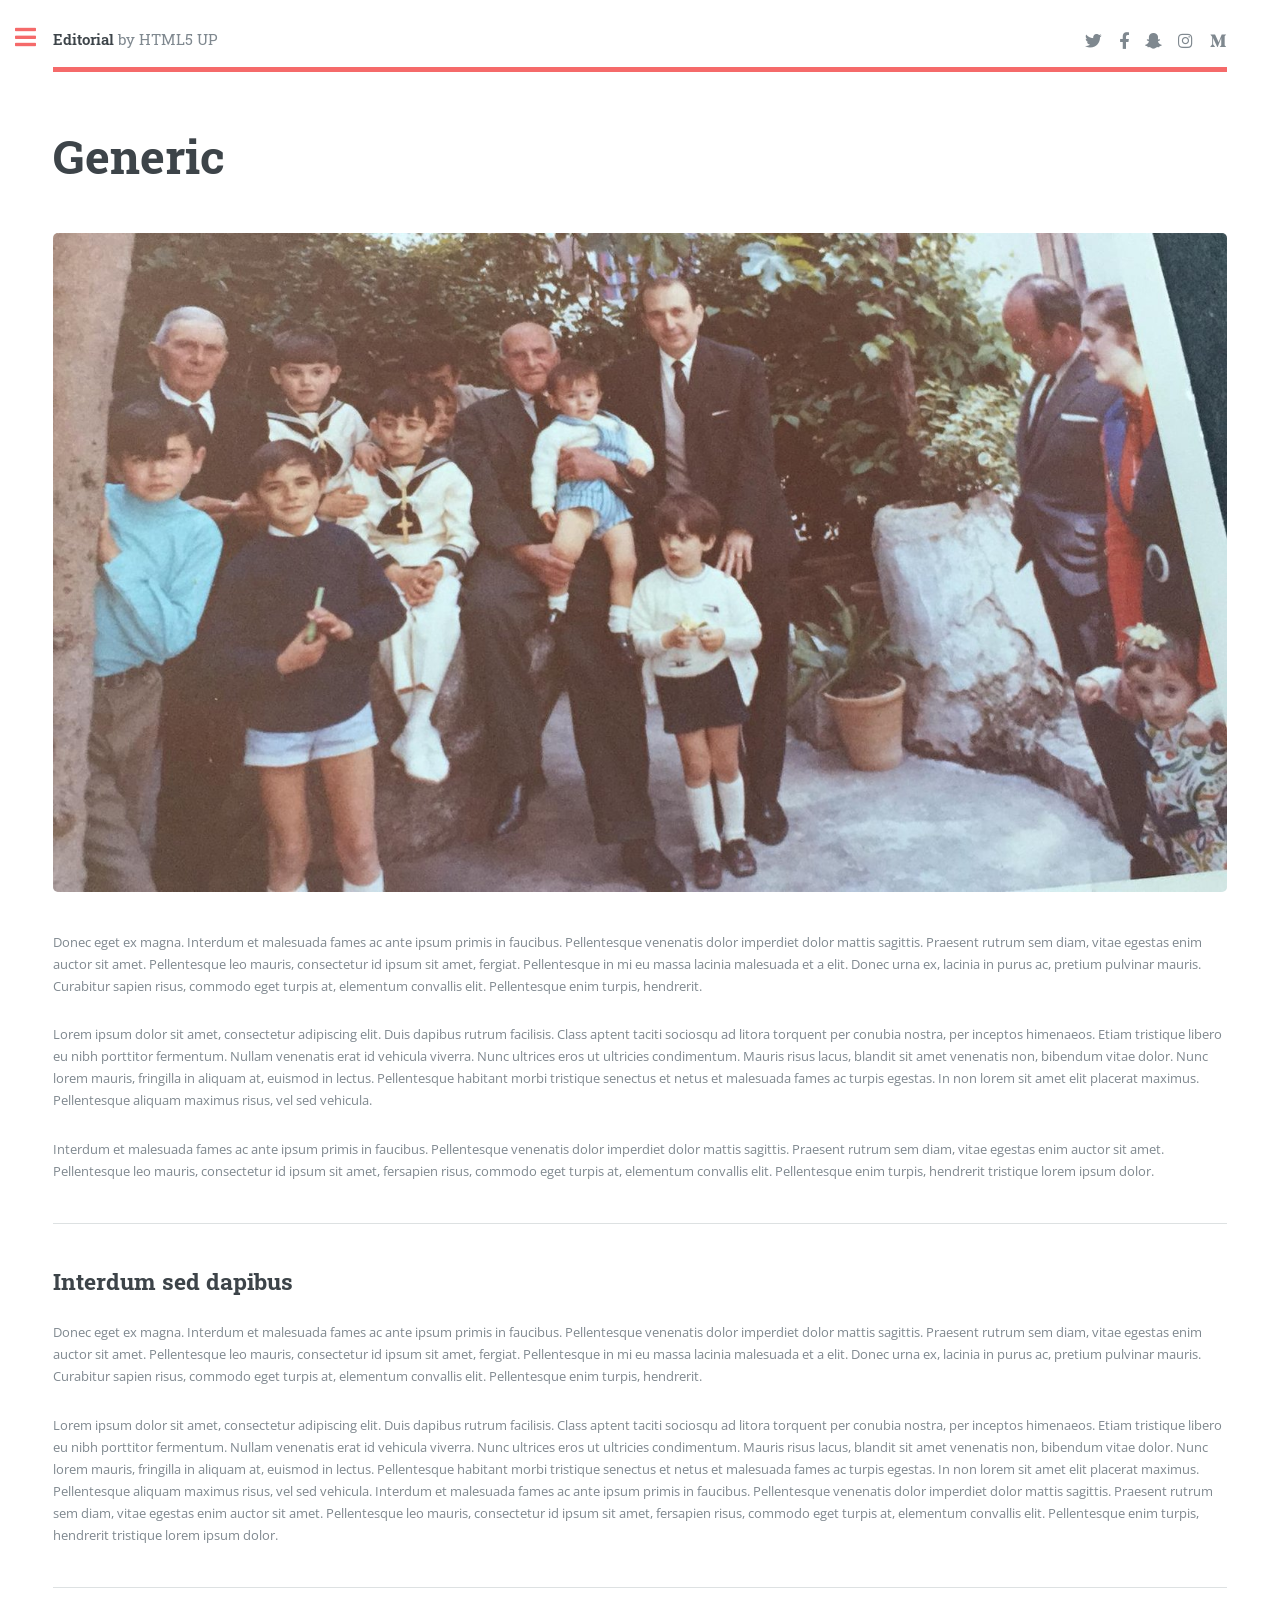
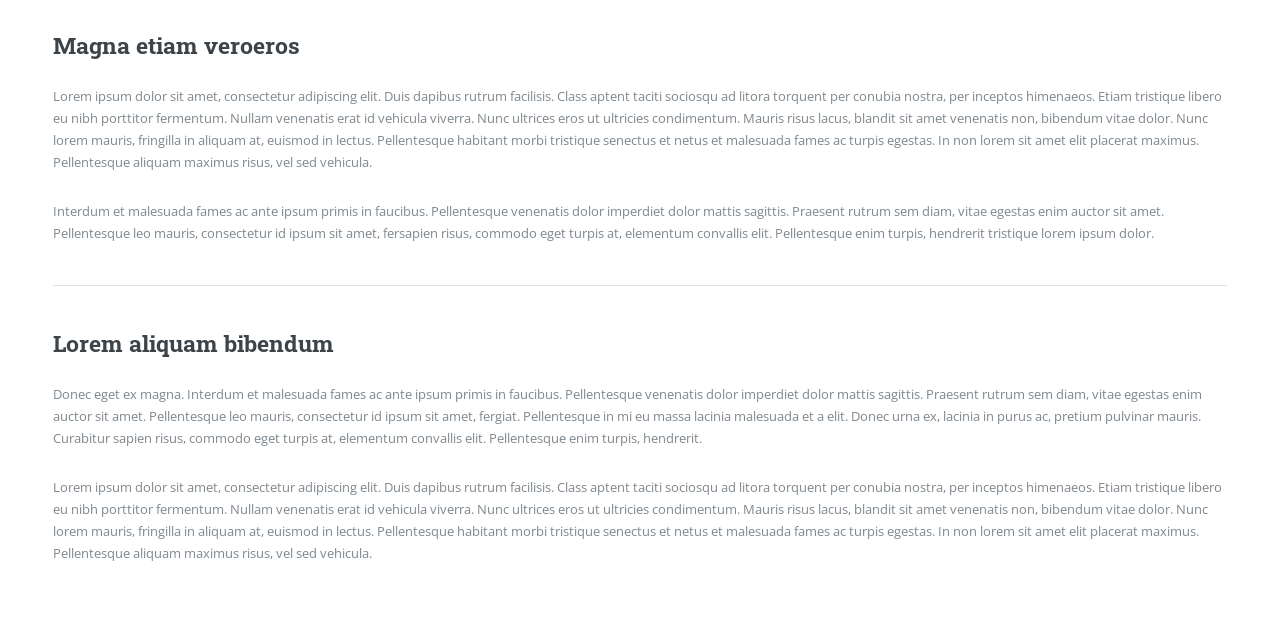
<file: generic.html>
<!DOCTYPE HTML>
<!--
	Editorial by HTML5 UP
	html5up.net | @ajlkn
	Free for personal and commercial use under the CCA 3.0 license (html5up.net/license)
-->
<html>
	<head>
		<title>Generic - Editorial by HTML5 UP</title>
		<meta charset="utf-8" />
		<meta name="viewport" content="width=device-width, initial-scale=1, user-scalable=no" />
		<link rel="stylesheet" href="assets/css/main.css" />
	</head>
	<body class="is-preload">

		<!-- Wrapper -->
			<div id="wrapper">

				<!-- Main -->
					<div id="main">
						<div class="inner">

							<!-- Header -->
								<header id="header">
									<a href="index.html" class="logo"><strong>Editorial</strong> by HTML5 UP</a>
									<ul class="icons">
										<li><a href="#" class="icon brands fa-twitter"><span class="label">Twitter</span></a></li>
										<li><a href="#" class="icon brands fa-facebook-f"><span class="label">Facebook</span></a></li>
										<li><a href="#" class="icon brands fa-snapchat-ghost"><span class="label">Snapchat</span></a></li>
										<li><a href="#" class="icon brands fa-instagram"><span class="label">Instagram</span></a></li>
										<li><a href="#" class="icon brands fa-medium-m"><span class="label">Medium</span></a></li>
									</ul>
								</header>

							<!-- Content -->
								<section>
									<header class="main">
										<h1>Generic</h1>
									</header>

									<span class="image main"><img src="images/pic11.jpg" alt="" /></span>

									<p>Donec eget ex magna. Interdum et malesuada fames ac ante ipsum primis in faucibus. Pellentesque venenatis dolor imperdiet dolor mattis sagittis. Praesent rutrum sem diam, vitae egestas enim auctor sit amet. Pellentesque leo mauris, consectetur id ipsum sit amet, fergiat. Pellentesque in mi eu massa lacinia malesuada et a elit. Donec urna ex, lacinia in purus ac, pretium pulvinar mauris. Curabitur sapien risus, commodo eget turpis at, elementum convallis elit. Pellentesque enim turpis, hendrerit.</p>
									<p>Lorem ipsum dolor sit amet, consectetur adipiscing elit. Duis dapibus rutrum facilisis. Class aptent taciti sociosqu ad litora torquent per conubia nostra, per inceptos himenaeos. Etiam tristique libero eu nibh porttitor fermentum. Nullam venenatis erat id vehicula viverra. Nunc ultrices eros ut ultricies condimentum. Mauris risus lacus, blandit sit amet venenatis non, bibendum vitae dolor. Nunc lorem mauris, fringilla in aliquam at, euismod in lectus. Pellentesque habitant morbi tristique senectus et netus et malesuada fames ac turpis egestas. In non lorem sit amet elit placerat maximus. Pellentesque aliquam maximus risus, vel sed vehicula.</p>
									<p>Interdum et malesuada fames ac ante ipsum primis in faucibus. Pellentesque venenatis dolor imperdiet dolor mattis sagittis. Praesent rutrum sem diam, vitae egestas enim auctor sit amet. Pellentesque leo mauris, consectetur id ipsum sit amet, fersapien risus, commodo eget turpis at, elementum convallis elit. Pellentesque enim turpis, hendrerit tristique lorem ipsum dolor.</p>

									<hr class="major" />

									<h2>Interdum sed dapibus</h2>
									<p>Donec eget ex magna. Interdum et malesuada fames ac ante ipsum primis in faucibus. Pellentesque venenatis dolor imperdiet dolor mattis sagittis. Praesent rutrum sem diam, vitae egestas enim auctor sit amet. Pellentesque leo mauris, consectetur id ipsum sit amet, fergiat. Pellentesque in mi eu massa lacinia malesuada et a elit. Donec urna ex, lacinia in purus ac, pretium pulvinar mauris. Curabitur sapien risus, commodo eget turpis at, elementum convallis elit. Pellentesque enim turpis, hendrerit.</p>
									<p>Lorem ipsum dolor sit amet, consectetur adipiscing elit. Duis dapibus rutrum facilisis. Class aptent taciti sociosqu ad litora torquent per conubia nostra, per inceptos himenaeos. Etiam tristique libero eu nibh porttitor fermentum. Nullam venenatis erat id vehicula viverra. Nunc ultrices eros ut ultricies condimentum. Mauris risus lacus, blandit sit amet venenatis non, bibendum vitae dolor. Nunc lorem mauris, fringilla in aliquam at, euismod in lectus. Pellentesque habitant morbi tristique senectus et netus et malesuada fames ac turpis egestas. In non lorem sit amet elit placerat maximus. Pellentesque aliquam maximus risus, vel sed vehicula. Interdum et malesuada fames ac ante ipsum primis in faucibus. Pellentesque venenatis dolor imperdiet dolor mattis sagittis. Praesent rutrum sem diam, vitae egestas enim auctor sit amet. Pellentesque leo mauris, consectetur id ipsum sit amet, fersapien risus, commodo eget turpis at, elementum convallis elit. Pellentesque enim turpis, hendrerit tristique lorem ipsum dolor.</p>

									<hr class="major" />

									<h2>Magna etiam veroeros</h2>
									<p>Lorem ipsum dolor sit amet, consectetur adipiscing elit. Duis dapibus rutrum facilisis. Class aptent taciti sociosqu ad litora torquent per conubia nostra, per inceptos himenaeos. Etiam tristique libero eu nibh porttitor fermentum. Nullam venenatis erat id vehicula viverra. Nunc ultrices eros ut ultricies condimentum. Mauris risus lacus, blandit sit amet venenatis non, bibendum vitae dolor. Nunc lorem mauris, fringilla in aliquam at, euismod in lectus. Pellentesque habitant morbi tristique senectus et netus et malesuada fames ac turpis egestas. In non lorem sit amet elit placerat maximus. Pellentesque aliquam maximus risus, vel sed vehicula.</p>
									<p>Interdum et malesuada fames ac ante ipsum primis in faucibus. Pellentesque venenatis dolor imperdiet dolor mattis sagittis. Praesent rutrum sem diam, vitae egestas enim auctor sit amet. Pellentesque leo mauris, consectetur id ipsum sit amet, fersapien risus, commodo eget turpis at, elementum convallis elit. Pellentesque enim turpis, hendrerit tristique lorem ipsum dolor.</p>

									<hr class="major" />

									<h2>Lorem aliquam bibendum</h2>
									<p>Donec eget ex magna. Interdum et malesuada fames ac ante ipsum primis in faucibus. Pellentesque venenatis dolor imperdiet dolor mattis sagittis. Praesent rutrum sem diam, vitae egestas enim auctor sit amet. Pellentesque leo mauris, consectetur id ipsum sit amet, fergiat. Pellentesque in mi eu massa lacinia malesuada et a elit. Donec urna ex, lacinia in purus ac, pretium pulvinar mauris. Curabitur sapien risus, commodo eget turpis at, elementum convallis elit. Pellentesque enim turpis, hendrerit.</p>
									<p>Lorem ipsum dolor sit amet, consectetur adipiscing elit. Duis dapibus rutrum facilisis. Class aptent taciti sociosqu ad litora torquent per conubia nostra, per inceptos himenaeos. Etiam tristique libero eu nibh porttitor fermentum. Nullam venenatis erat id vehicula viverra. Nunc ultrices eros ut ultricies condimentum. Mauris risus lacus, blandit sit amet venenatis non, bibendum vitae dolor. Nunc lorem mauris, fringilla in aliquam at, euismod in lectus. Pellentesque habitant morbi tristique senectus et netus et malesuada fames ac turpis egestas. In non lorem sit amet elit placerat maximus. Pellentesque aliquam maximus risus, vel sed vehicula.</p>

								</section>

						</div>
					</div>

				<!-- Sidebar -->
					<div id="sidebar">
						<div class="inner">

							<!-- Search -->
								<section id="search" class="alt">
									<form method="post" action="#">
										<input type="text" name="query" id="query" placeholder="Search" />
									</form>
								</section>

							<!-- Menu -->
								<nav id="menu">
									<header class="major">
										<h2>Menu</h2>
									</header>
									<ul>
										<li><a href="index.html">Homepage</a></li>
										<li><a href="generic.html">Generic</a></li>
										<li><a href="elements.html">Elements</a></li>
										<li>
											<span class="opener">Submenu</span>
											<ul>
												<li><a href="#">Lorem Dolor</a></li>
												<li><a href="#">Ipsum Adipiscing</a></li>
												<li><a href="#">Tempus Magna</a></li>
												<li><a href="#">Feugiat Veroeros</a></li>
											</ul>
										</li>
										<li><a href="#">Etiam Dolore</a></li>
										<li><a href="#">Adipiscing</a></li>
										<li>
											<span class="opener">Another Submenu</span>
											<ul>
												<li><a href="#">Lorem Dolor</a></li>
												<li><a href="#">Ipsum Adipiscing</a></li>
												<li><a href="#">Tempus Magna</a></li>
												<li><a href="#">Feugiat Veroeros</a></li>
											</ul>
										</li>
										<li><a href="#">Maximus Erat</a></li>
										<li><a href="#">Sapien Mauris</a></li>
										<li><a href="#">Amet Lacinia</a></li>
									</ul>
								</nav>

							<!-- Section -->
								<section>
									<header class="major">
										<h2>Ante interdum</h2>
									</header>
									<div class="mini-posts">
										<article>
											<a href="#" class="image"><img src="images/pic07.jpg" alt="" /></a>
											<p>Aenean ornare velit lacus, ac varius enim lorem ullamcorper dolore aliquam.</p>
										</article>
										<article>
											<a href="#" class="image"><img src="images/pic08.jpg" alt="" /></a>
											<p>Aenean ornare velit lacus, ac varius enim lorem ullamcorper dolore aliquam.</p>
										</article>
										<article>
											<a href="#" class="image"><img src="images/pic09.jpg" alt="" /></a>
											<p>Aenean ornare velit lacus, ac varius enim lorem ullamcorper dolore aliquam.</p>
										</article>
									</div>
									<ul class="actions">
										<li><a href="#" class="button">More</a></li>
									</ul>
								</section>

							<!-- Section -->
								<section>
									<header class="major">
										<h2>Get in touch</h2>
									</header>
									<p>Sed varius enim lorem ullamcorper dolore aliquam aenean ornare velit lacus, ac varius enim lorem ullamcorper dolore. Proin sed aliquam facilisis ante interdum. Sed nulla amet lorem feugiat tempus aliquam.</p>
									<ul class="contact">
										<li class="icon solid fa-envelope"><a href="#">information@untitled.tld</a></li>
										<li class="icon solid fa-phone">(000) 000-0000</li>
										<li class="icon solid fa-home">1234 Somewhere Road #8254<br />
										Nashville, TN 00000-0000</li>
									</ul>
								</section>

							<!-- Footer -->
								<footer id="footer">
									<p class="copyright">&copy; Untitled. All rights reserved. Demo Images: <a href="https://unsplash.com">Unsplash</a>. Design: <a href="https://html5up.net">HTML5 UP</a>.</p>
								</footer>

						</div>
					</div>

			</div>

		<!-- Scripts -->
			<script src="assets/js/jquery.min.js"></script>
			<script src="assets/js/browser.min.js"></script>
			<script src="assets/js/breakpoints.min.js"></script>
			<script src="assets/js/util.js"></script>
			<script src="assets/js/main.js"></script>

	</body>
</html>
</file>
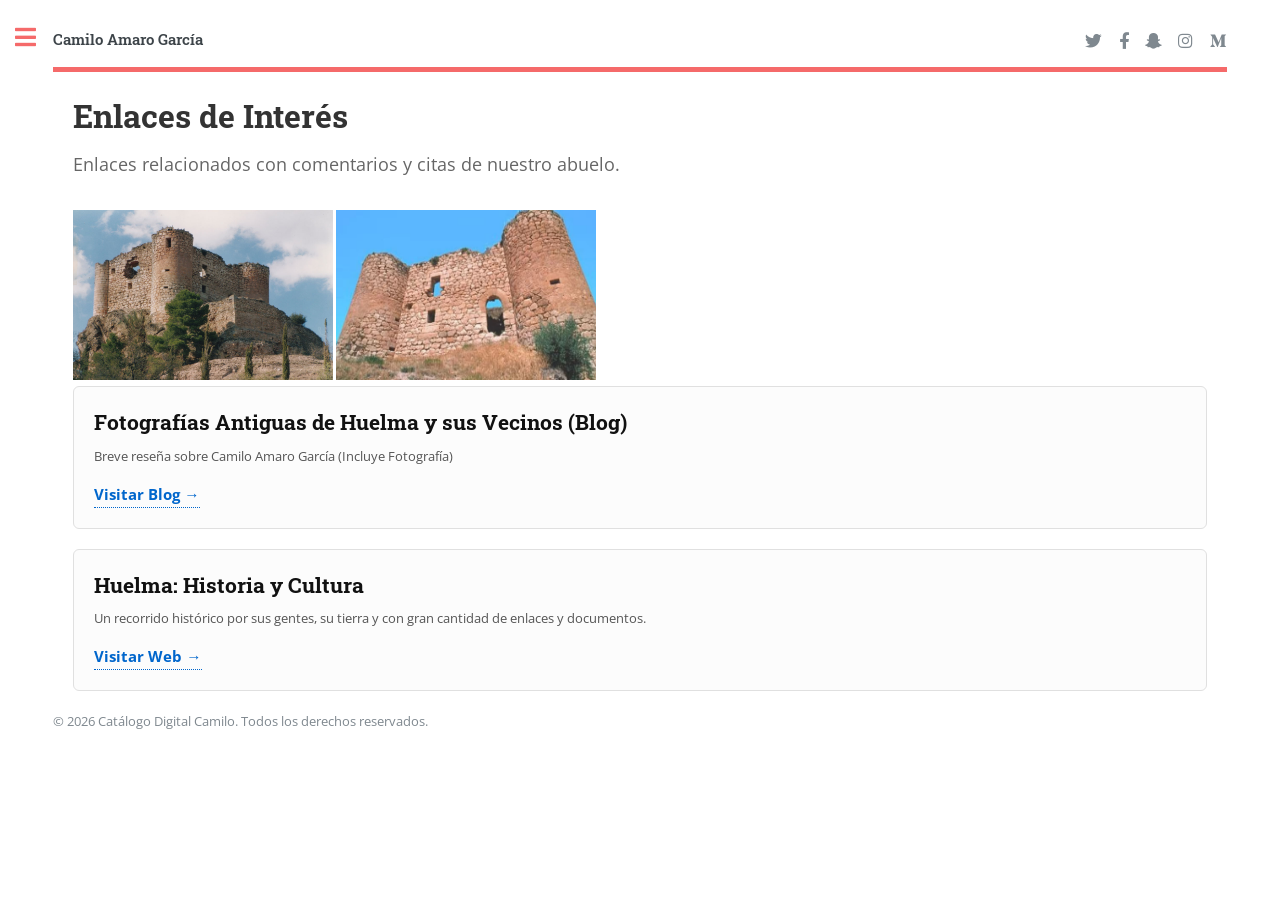
<file: links.html>
<!DOCTYPE HTML>
<!--
	Editorial by HTML5 UP
	html5up.net | @ajlkn
	Free for personal and commercial use under the CCA 3.0 license (html5up.net/license)
-->
<html>
	<head>
		<title>Camilo Amaro García (Web)</title>
		<meta charset="utf-8" />
		<meta name="viewport" content="width=device-width, initial-scale=1, user-scalable=no" />
		<link rel="stylesheet" href="assets/css/main.css" />
		<link rel="stylesheet" href="assets/css/links.css" />

		<script src="https://cdn.jsdelivr.net/npm/@fancyapps/ui@5.0/dist/fancybox/fancybox.umd.js"></script>
<link rel="stylesheet" href="https://cdn.jsdelivr.net/npm/@fancyapps/ui@5.0/dist/fancybox/fancybox.css" />


				</head>
	<body class="is-preload">

		<!-- Wrapper -->
			<div id="wrapper">

				<!-- Main -->
					<div id="main">
						<div class="inner">

							<!-- Header -->
								<header id="header">
									<a href="index.html" class="logo"><strong>Camilo Amaro García</strong> </a>
									<ul class="icons">
										<li><a href="#" class="icon brands fa-twitter"><span class="label">Twitter</span></a></li>
										<li><a href="#" class="icon brands fa-facebook-f"><span class="label">Facebook</span></a></li>
										<li><a href="#" class="icon brands fa-snapchat-ghost"><span class="label">Snapchat</span></a></li>
										<li><a href="#" class="icon brands fa-instagram"><span class="label">Instagram</span></a></li>
										<li><a href="#" class="icon brands fa-medium-m"><span class="label">Medium</span></a></li>
									</ul>
								</header>
	
    

    <main class="contenedor-links">
        <h2>Enlaces de Interés</h2>
        <p class="subtitulo">Enlaces relacionados con comentarios y citas de nuestro abuelo.</p>

                <img src="images/castillohuelma.jpg" width="260" height="170" alt="castillo" />
                
                <img src="images/castillohuelma3.jpg" width="260" height="170" alt="castillo" />
            
        <section class="lista-links">
            <!-- Enlace 1 (Ejemplo del pueblo) -->
            <div class="tarjeta-link">
                <h3>Fotografías Antiguas de Huelma y sus Vecinos (Blog)</h3>
                <p>Breve reseña sobre Camilo Amaro García (Incluye Fotografía)</p>
                <a href="https://fotosantiguasbase.blogspot.com/2010/05/camilo-amaro-garcia.html" target="_blank" rel="noopener">Visitar Blog &rarr;</a>
            </div>

            <!-- Enlace 2 (Ejemplo de Granada) -->
            <div class="tarjeta-link">
                <h3>Huelma: Historia y Cultura</h3>
                <p>Un recorrido histórico por sus gentes, su tierra y con gran cantidad de enlaces y documentos.</p>
                <a href="https://huelma.org/index.html" target="_blank" rel="noopener">Visitar Web &rarr;</a>
            </div>

            <!-- Puedes añadir más bloques como este duplicando el div "tarjeta-link" -->
        </section>
    </main>

    <footer>
        <p>&copy; 2026 Catálogo Digital Camilo. Todos los derechos reservados.</p>
    </footer>
    
    </div>
					</div>
    
   <!-- Sidebar -->
<div id="sidebar">
    <div class="inner">

        <!-- Menu -->
        <nav id="menu">
            <header class="major">
                <h2>Menu</h2>
            </header>
            <ul>
                <li><a href="index.html">Inicio</a></li>
                <li><a href="album01.html">Album de Fotos</a></li>
                <li><a href="pinturas01.html">Exposición de Pinturas</a></li>
                <li><a href="anecdotas.html">Anécdotas</a></li>
                
                <!-- SUBMENÚ DESPLEGABLE -->
                <li>
                    <span class="opener">Archivo Histórico</span>
                    <ul>
                        <li><a href="articulos.html">Artículos de Revista</a></li>
                        <li><a href="prensa.html">Recortes de Prensa</a></li>
                        <li><a href="piezas.html">Documentos y Piezas Históricas</a></li>
                    </ul>
                </li>
                
                <li><a href="links.html">Enlaces</a></li>
                <li><a href="contacto.html">Contacto</a></li> <!-- NUEVO ENLACE -->
            </ul>
        </nav>

       <!-- Section: Miniaturas de Relleno -->
<section>
    <header class="major">
        <h2>Galería</h2>
    </header>
    <div class="mini-posts">
        <!-- Foto 1 -->
        <article>
            <span class="image fit"><img src="images/travesia.jpg" alt="Travesía Camilo Amaro" /></span>
        </article>
        <!-- Foto 2 -->
        <article>
            <span class="image fit"><img src="images/pic03.jpg" alt="Recuerdo familiar" /></span>
        </article>
        <!-- Foto 3 -->
        <article>
            <span class="image fit"><img src="images/pic02.jpg" alt="Obra de arte" /></span>
        </article>
		<article>
            <span class="image fit"><img src="pinturas/callehuelmasinmarco.jpg" alt="Obra de arte" /></span>
        </article>
    </div>
</section>

        <!-- Footer -->
        <footer id="footer">
            <p class="copyright">&copy; Pagina Web rediseñada por Miguel Angel Amaro Soriano, de la plantilla Editorial de <a href="https://html5up.net">HTML5 UP</a>.</p>
        </footer>

    </div>
</div>

			</div>

		<!-- Scripts -->
				
				
				
			<script src="assets/js/jquery.min.js"></script>
			<script src="assets/js/browser.min.js"></script>
			<script src="assets/js/breakpoints.min.js"></script>
			<script src="assets/js/util.js"></script>
			<script src="assets/js/main.js"></script>
				
				<script>
  Fancybox.bind("[data-fancybox]", {
    Images: { Panzoom: { maxScale: 3 } } // Permite ampliar la foto hasta 3 veces su tamaño real en PC
  });
</script>

	</body>
</html>
<!-- FORZAR ACTUALIZACIÓN 2026-06-06 -->
</file>
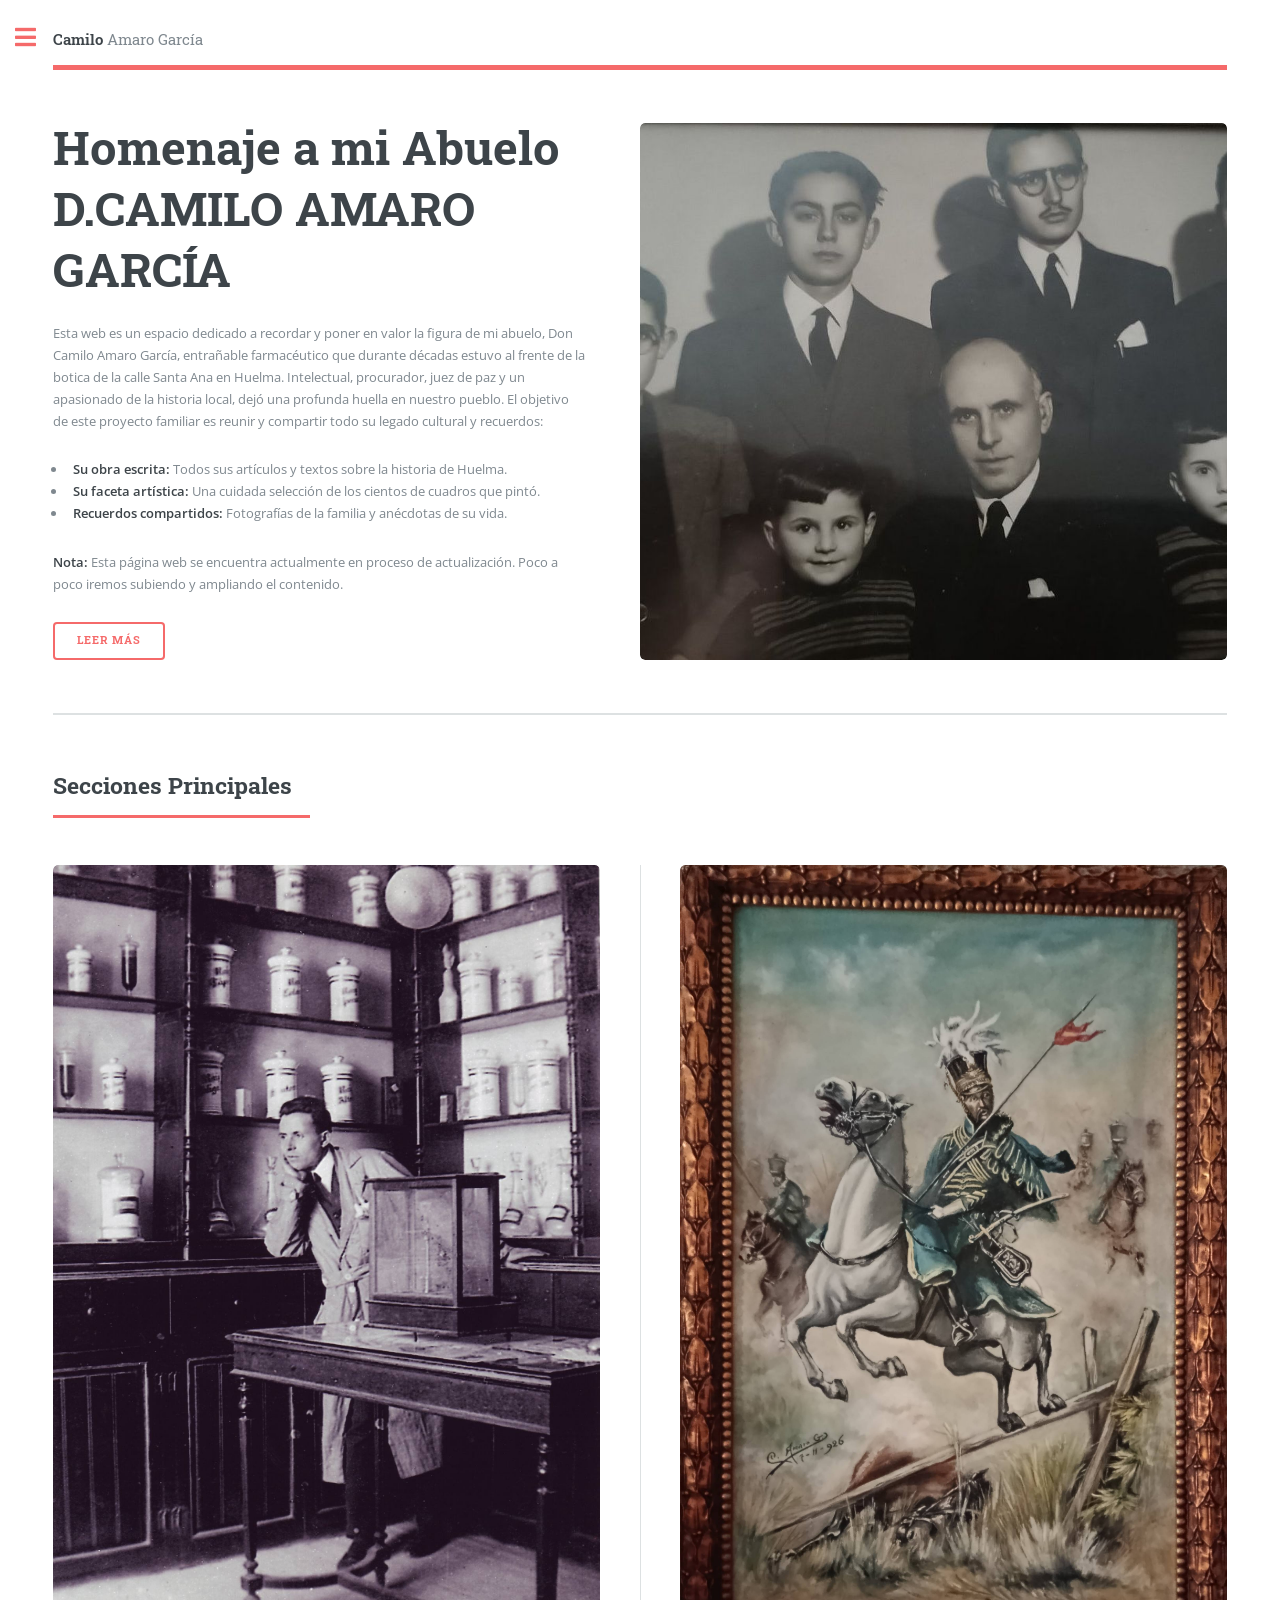
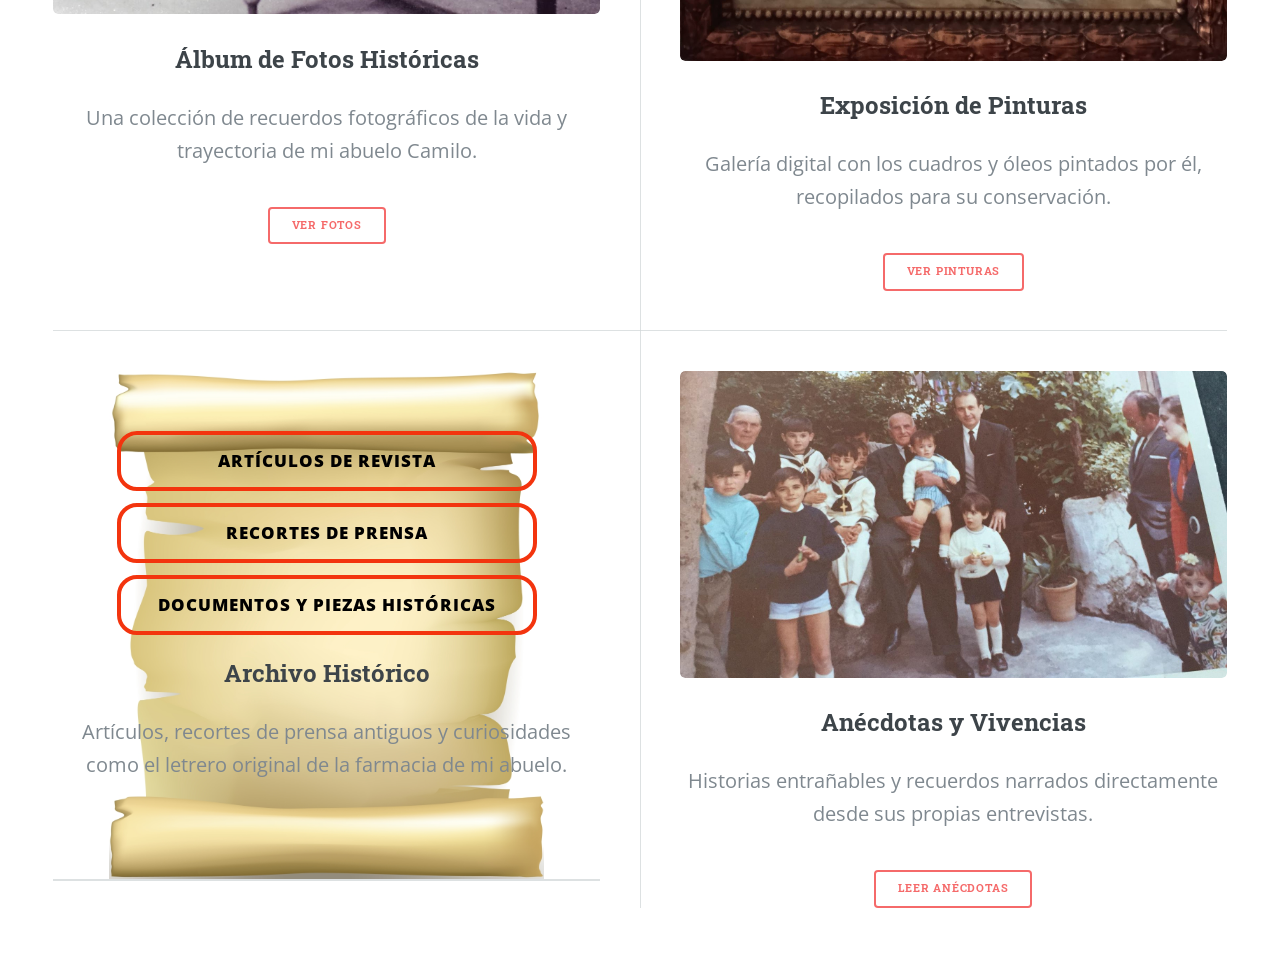
<file: ok.html>
<!DOCTYPE HTML>
<!--
	Editorial by HTML5 UP
	html5up.net | @ajlkn
	Free for personal and commercial use under the CCA 3.0 license (html5up.net/license)
-->
<html>
	<head>
					

		<title>Camilo Amaro García (Pagina en Pruebas)</title>
		<meta charset="utf-8" />
		<meta name="viewport" content="width=device-width, initial-scale=1, user-scalable=no" />
		<link rel="stylesheet" href="assets/css/main.css" />
		
		<script src="https://cdn.jsdelivr.net/npm/@fancyapps/ui@5.0/dist/fancybox/fancybox.umd.js"></script>
<link rel="stylesheet" href="https://cdn.jsdelivr.net/npm/@fancyapps/ui@5.0/dist/fancybox/fancybox.css" />
		
	</head>
	<body class="is-preload">

		<!-- Wrapper -->
			<div id="wrapper">

				<!-- Main -->
					<div id="main">
						<div class="inner">

							<!-- Header -->
								<header id="header">
									<a href="index.html" class="logo"><strong>Camilo</strong> Amaro García</a>
									<ul class="icons">
									<p class="indicacion-menu">Pulsa las 3 líneas para abrir el menú</p>
									</ul>
								</header>

							<!-- Banner -->
								<section id="banner">
									<div class="content">
										<header>
											<h1>Homenaje a mi Abuelo D.CAMILO
											AMARO GARCÍA</h1>
										</header>
										<p>Esta web es un espacio dedicado a recordar y poner en valor la figura de mi abuelo, Don Camilo Amaro García, entrañable farmacéutico que durante décadas estuvo al frente de la botica de la calle Santa Ana en Huelma. Intelectual, procurador, juez de paz y un apasionado de la historia local, dejó una profunda huella en nuestro pueblo.

El objetivo de este proyecto familiar es reunir y compartir todo su legado cultural y recuerdos:
<ul>
	<li><b>Su obra escrita:</b> Todos sus artículos y textos sobre la historia de Huelma.</li>

	<li><b>Su faceta artística:</b> Una cuidada selección de los cientos de cuadros que pintó.</li>

	<li><b>Recuerdos compartidos:</b> Fotografías de la familia y anécdotas de su vida.</li>
									  </ul>
<b>Nota:</b> Esta página web se encuentra actualmente en proceso de actualización. Poco a poco iremos subiendo y ampliando el contenido.
									  <p></p>
										<ul class="actions">
										  <li><a href="" class="button big">Leer Más</a></li>
										</ul>
									</div>
									
										<a href="images/pic10.jpg" class="image" data-fancybox="galeria" data-caption="">
    									<img src="images/pic10.jpg" alt="" /></a>
									</span>
								</section>

						
								

							<!-- Section: Accesos Directos Visuales -->
<section>
    <header class="major">
        <h2>Secciones Principales</h2>
    </header>
    <div class="posts">

        <!-- 1. ACCESO A FOTOS -->
        <article>
            <a href="album01.html" class="image">
                <img src="images/pic01.jpg" alt="Acceso al Álbum de Fotos" />
            </a>
            <h3>Álbum de Fotos Históricas</h3>
            <p>Una colección de recuerdos fotográficos de la vida y trayectoria de mi abuelo Camilo.</p>
            <ul class="actions">
                <li><a href="album01.html" class="button big">Ver Fotos</a></li>
            </ul>
        </article>

        <!-- 2. ACCESO A CUADROS -->
        <article>
            <a href="pinturas01.html" class="image">
                <img src="pinturas/husar01.jpg" alt="Acceso a la Exposición de Cuadros" />
            </a>
            <h3>Exposición de Pinturas</h3>
            <p>Galería digital con los cuadros y óleos pintados por él, recopilados para su conservación.</p>
            <ul class="actions">
                <li><a href="pinturas01.html" class="button big">Ver Pinturas</a></li>
            </ul>
        </article>

        <!-- 3. ACCESO A ARCHIVO HISTÓRICO -->
        <article class="seccion-archivo-historico" style="background-image: url('fondos/pergamino2.jpg') !important; background-size: contain !important; background-repeat: no-repeat !important; background-position: center top !important; min-height: 400px !important; padding: 60px 15px 40px 15px !important;">

    
    <div class="contenedor-botones-archivo">
        <a href="articulos.html" class="boton-historico">
            <span>Artículos de Revista</span>
        </a>
        <a href="prensa.html" class="boton-historico">
            <span>Recortes de prensa</span>
        </a>
        <a href="piezas.html" class="boton-historico">
            <span>Documentos y Piezas Históricas</span>
        </a>
    </div>

    <h3>Archivo Histórico</h3>
    <p>Artículos, recortes de prensa antiguos y curiosidades como el letrero original de la farmacia de mi abuelo.</p>
    
</article>

        <!-- 4. ACCESO A ANÉCDOTAS -->
        <article>
            <a href="anecdotas.html" class="image">
                <img src="images/pic11.jpg" alt="Acceso a Anécdotas" />
            </a>
            <h3>Anécdotas y Vivencias</h3>
            <p>Historias entrañables y recuerdos narrados directamente desde sus propias entrevistas.</p>
            <ul class="actions">
                <li><a href="anecdotas.html" class="button big">Leer Anécdotas</a></li>
            </ul>
        </article>

    </div>
</section>

						</div>
					</div>

				<!-- Sidebar -->
<div id="sidebar">
    <div class="inner">

        <!-- Menu -->
        <nav id="menu">
            <header class="major">
                <h2>Menu</h2>
            </header>
            <ul>
                <li><a href="index.html">Inicio</a></li>
                <li><a href="album01.html">Album de Fotos</a></li>
                <li><a href="pinturas01.html">Exposición de Pinturas</a></li>
                <li><a href="anecdotas.html">Anécdotas</a></li>
                
                <!-- SUBMENÚ DESPLEGABLE -->
                <li>
                    <span class="opener">Archivo Histórico</span>
                    <ul>
                        <li><a href="articulos.html">Artículos de Revista</a></li>
                        <li><a href="prensa.html">Recortes de Prensa</a></li>
                        <li><a href="piezas.html">Documentos y Piezas Históricas</a></li>
                    </ul>
                </li>
                
                <li><a href="links.html">Enlaces</a></li>
                <li><a href="contacto.html">Contacto</a></li> <!-- NUEVO ENLACE -->
            </ul>
        </nav>

       <!-- Section: Miniaturas de Relleno -->
<section>
    <header class="major">
        <h2>Galería</h2>
    </header>
    <div class="mini-posts">
        <!-- Foto 1 -->
        <article>
            <span class="image fit"><img src="images/travesia.jpg" alt="Travesía Camilo Amaro" /></span>
        </article>
        <!-- Foto 2 -->
        <article>
            <span class="image fit"><img src="images/pic03.jpg" alt="Recuerdo familiar" /></span>
        </article>
        <!-- Foto 3 -->
        <article>
            <span class="image fit"><img src="images/pic02.jpg" alt="Obra de arte" /></span>
        </article>
		<article>
            <span class="image fit"><img src="pinturas/callehuelmasinmarco.jpg" alt="Obra de arte" /></span>
        </article>
    </div>
</section>

        <!-- Footer -->
        <footer id="footer">
            <p class="copyright">&copy; Pagina Web rediseñada por Miguel Angel Amaro Soriano, de la plantilla Editorial de <a href="https://html5up.net">HTML5 UP</a>.</p>
        </footer>

    </div>
</div>

			</div>

		<!-- Scripts -->
				
				
				
			<script src="assets/js/jquery.min.js"></script>
			<script src="assets/js/browser.min.js"></script>
			<script src="assets/js/breakpoints.min.js"></script>
			<script src="assets/js/util.js"></script>
			<script src="assets/js/main.js"></script>
				
				<script>
  Fancybox.bind("[data-fancybox]", {
    Images: { Panzoom: { maxScale: 3 } } // Permite ampliar la foto hasta 3 veces su tamaño real en PC
  });
</script>

	</body>
</html>
</file>
<file: assets/css/fotos.css>
:root {
  --bg: #ffffff;
  --card: #ffffff;
  --accent: #e6b94a;
  --text: #0b1220;
  --muted: #58616a;
  --gap: 1rem;
  --container-width: 1100px;
  font-family: system-ui, -apple-system, "Segoe UI", Roboto, Arial;
}

/* Básico */
* {
  box-sizing: border-box;
  margin: 0;
  padding: 0;
}

html, body {
  height: 100%;
  margin: 0;
  background: var(--bg);
  color: var(--text);
}

/* Contenedor */
.container {
  width: 92%;
  max-width: var(--container-width);
  margin: 0 auto;
}

/* Header */
.site-header {
  padding: 1.5rem 0;
  text-align: center;
  background: linear-gradient(180deg, rgba(0,0,0,0.03), transparent);
}
.logo {
  margin: 0;
  font-size: 1.6rem;
}
.subtitle {
  margin: 0;
  color: var(--muted);
  margin-top: .25rem;
}

/* Paginador */
.pager {
  display: flex;
  gap: .75rem;
  align-items: center;
  justify-content: center;
  margin: 1rem 0;
}
.page-link {
  color: var(--text);
  text-decoration: none;
  padding: .35rem .6rem;
  border-radius: 6px;
  background: rgba(11,18,32,0.04);
}
.page-link:hover {
  background: rgba(230,185,74,0.12);
}
.current {
  padding: .35rem .6rem;
  color: var(--muted);
}

/* Galería: 3 columnas */
.gallery {
  display: grid;
  grid-template-columns: repeat(3, 1fr);
  gap: var(--gap);
  margin: 1rem 0 3rem;
}

/* --- SOLUCIÓN: TARJETA ELÁSTICA DINÁMICA --- */

.gallery .card, 
.card, 
figure {
  display: flex !important;
  flex-direction: column !important; /* Alinea foto arriba y texto abajo */
  width: 100% !important;
  height: 340px !important; /* Alto base de la tarjeta. Puedes subirlo o bajarlo a tu gusto */
  position: relative !important;
  border-radius: 8px;
  overflow: hidden !important;
  background: #ffffff;
  box-shadow: 0 8px 20px rgba(11,18,32,0.06);
  margin: 0 !important;
  padding: 0 !important;
}

/* El enlace de Fancybox: se vuelve elástico y ocupa el espacio libre superior */
.gallery .card a,
.card a {
  display: block !important;
  width: 100% !important;
  flex-grow: 1 !important; /* Fuerza al contenedor de la foto a estirarse ocupando lo que el texto deje libre */
  height: 0 !important;    /* Truco para que el navegador calcule el alto elástico correctamente */
  text-decoration: none !important;
  margin: 0 !important;
  padding: 0 !important;
}

/* La imagen: se adapta al 100% del enlace elástico */
/* REEMPLÁZALO POR ESTO */
.gallery .card a img,
.card img, 
figure img {
  display: block !important;
  width: 100% !important;
  height: 100% !important; 
  object-fit: cover !important;     /* Sigue rellenando la caja de forma elástica */
  object-position: top center !important; /* ← ¡ESTA ES LA LÍNEA MÁGICA! Alinea la foto arriba del todo */
  margin: 0 !important;
  padding: 0 !important;
}

/* La leyenda: su altura es automática según las líneas de texto que tenga */
.gallery .card figcaption,
.card figcaption, 
figcaption {
  display: block !important;
  position: relative !important; 
  width: 100% !important;
  height: auto !important; /* ¡ALTO AUTOMÁTICO! Crece o encoge según el texto */
  margin: 0 !important;
  padding: .6rem !important;
  background: #e6b94a !important; /* El color dorado fijo */
  color: #000000 !important;
  line-height: 1.2 !important;
  text-align: center !important;
  box-sizing: border-box !important;
}

/* Texto de la leyenda */
.gallery .card figcaption .caption-text,
.caption-text {
  display: block !important;
  font-weight: 600 !important;
  color: #000000 !important;
  margin: 0 !important;
  padding: 0 !important;
  font-size: 0.75rem !important;
  line-height: 1.2 !important;
}

/* Footer y Lightbox */
.site-footer {
  text-align: center;
  color: var(--muted);
  padding: 1.5rem 0;
  border-top: 1px solid rgba(11,18,32,0.04);
}

/* Bloqueo visual por CSS del visor antiguo (Poptrox) */
.poptrox-popup, 
#poptrox-popup,
div[class*="poptrox"],
div[id*="poptrox"] {
  display: none !important;
  visibility: hidden !important;
  opacity: 0 !important;
  pointer-events: none !important;
}

/* Ajustes Responsive para Móviles */
@media (max-width:900px) {
  .gallery {
    grid-template-columns: repeat(2, 1fr);
  }
  .gallery .card, .card, figure { 
    height: 340px !important; 
  }
}

@media (max-width:600px) {
  .gallery {
    grid-template-columns: 1fr;
  }
  .gallery .card, .card, figure { 
    height: 320px !important; 
  }
  .site-header {
    padding: 1rem 0;
  }
}

/* Ocultar el botón de cierre viejo de la plantilla que se queda suelto */
.fancybox-close-small, .fancybox-button--close {
    display: none !important;
}
</file>
<file: assets/css/anecdotas.css>
/* ========================================================
   ESTILOS PROPIOS PARA ANÉCDOTAS
   ======================================================== */
.seccion-anecdotas {
    max-width: 900px; /* Un poco más estrecho para facilitar la lectura de textos largos */
    margin: 0 auto;
    padding: 40px 20px;
}

.seccion-anecdotas h2 {
    font-size: 2rem;
    color: #2c3e50;
    margin-bottom: 5px;
}

.seccion-anecdotas h3 {
    font-size: 1.2rem;
    color: #7f8c8d;
    margin-bottom: 30px;
    font-weight: normal;
}

.contenedor-anecdotas {
    display: flex;
    flex-direction: column;
    gap: 35px; /* Espacio entre una historia y otra */
}

/* Las cajitas de las historias */
.bloque-anecdota {
    background: #ffffff;
    border-left: 4px solid #f56a6a; /* Detalle de color elegante en el lateral */
    padding: 20px 25px;
    box-shadow: 0 4px 15px rgba(0,0,0,0.05);
    border-radius: 0 8px 8px 0;
}

.bloque-anecdota h3 {
    margin: 0 0 10px 0;
    font-size: 1.4rem;
    color: #1e293b;
    font-weight: bold;
}

.bloque-anecdota p {
    margin: 0;
    line-height: 1.7;
    color: #4a5568;
    font-size: 1.05rem;
}
</file>
<file: assets/css/contacto.css>
/* ========================================================
   ESTILOS PROPIOS PARA LA PÁGINA DE CONTACTO
   ======================================================== */
.seccion-contacto {
    max-width: 800px; /* Ancho ideal para que el formulario no se estire demasiado */
    margin: 0 auto;
    padding: 40px 20px;
}

.seccion-contacto h2 {
    font-size: 2rem;
    color: #333;
    margin-bottom: 10px;
}

.seccion-contacto p {
    color: #555;
    font-size: 1.05rem;
    line-height: 1.6;
    margin-bottom: 30px;
}

/* Estructura del formulario */
.formulario-web {
    background: #ffffff;
    padding: 30px;
    border-radius: 8px;
    border: 1px solid #e2e8f0;
    box-shadow: 0 4px 12px rgba(0,0,0,0.04);
}

.grupo-formulario {
    margin-bottom: 22px;
}

.grupo-formulario label {
    display: block;
    font-weight: bold;
    margin-bottom: 8px;
    color: #2d3748;
    font-size: 0.95rem;
}

/* Campos de texto y textarea */
.formulario-web input[type="text"],
.formulario-web input[type="email"],
.formulario-web textarea {
    width: 100%;
    padding: 12px 15px;
    border: 1px solid #cbd5e1;
    border-radius: 6px;
    background-color: #f8fafc;
    color: #334155;
    transition: border-color 0.2s ease, box-shadow 0.2s ease;
}

.formulario-web input[type="text"]:focus,
.formulario-web input[type="email"]:focus,
.formulario-web textarea:focus {
    border-color: #f56a6a; /* Tu color coral corporativo */
    box-shadow: 0 0 0 3px rgba(245, 106, 106, 0.15);
    outline: none;
    background-color: #ffffff;
}

/* Botones de acción */
.grupo-botones {
    display: flex;
    gap: 15px;
    margin-top: 30px;
}

/* Ajusta los anchos de los botones si los quieres más estrechos */
.formulario-web input[type="submit"],
.formulario-web input[type="reset"] {
    padding: 0 2em !important;
    height: 3.5em;
    line-height: 3.5em;
    font-weight: bold;
    border-radius: 6px;
    cursor: pointer;
}
/* Estilos para el campo de adjuntar archivo */
.ayuda-campo {
    font-size: 0.88rem !important;
    color: #64748b;
    margin-top: -4px;
    margin-bottom: 10px;
    line-height: 1.4;
}

.formulario-web input[type="file"] {
    background: #f1f5f9;
    padding: 10px;
    border-radius: 6px;
    border: 1px dashed #cbd5e1;
    width: 100%;
    cursor: pointer;
    color: #475569;
}

.formulario-web input[type="file"]:hover {
    border-color: #f56a6a;
    background: #fdf2f2;
}
</file>
<file: assets/css/links.css>
/* ========================================================
   ESTILOS ESPECÍFICOS PARA LA PÁGINA DE LINKS
   ======================================================== */

.contenedor-links {
    max-width: 100% !important; /* Esto estira el contenedor para que ocupe todo el ancho izquierdo */
    padding: 20px;
}

.contenedor-links h2 {
    font-size: 2rem;
    margin-bottom: 10px; /* Espacio limpio hacia abajo */
    color: #333;
}

.contenedor-links .subtitulo {
    font-size: 1.1rem;
    color: #666;
    margin-bottom: 30px; /* Separa el texto de la lista de enlaces */
}

/* Contenedor de las tarjetas */
.lista-links {
    display: flex;
    flex-direction: column;
    gap: 20px; /* Espacio uniforme entre cada tarjeta */
}

/* Tarjeta individual de enlace */
.tarjeta-link {
    background-color: #fcfcfc;
    border: 1px solid #e0e0e0;
    border-radius: 6px;
    padding: 20px;
    transition: transform 0.2s ease, box-shadow 0.2s ease;
}

/* Efecto sutil al pasar el ratón por encima */
.tarjeta-link:hover {
    transform: translateY(-2px);
    box-shadow: 0 4px 10px rgba(0, 0, 0, 0.05);
    border-color: #b5b5b5;
}

.tarjeta-link h3 {
    margin-top: 0;
    margin-bottom: 8px;
    color: #111;
    font-size: 1.3rem;
}

.tarjeta-link p {
    margin-top: 0;
    margin-bottom: 15px;
    color: #555;
    line-height: 1.5;
}

/* Estilo del botón/enlace */
.tarjeta-link a {
    display: inline-block;
    color: #0066cc;
    text-decoration: none;
    font-weight: bold;
    font-size: 0.95rem;
}

.tarjeta-link a:hover {
    text-decoration: underline;
    color: #004499;
}
</file>
<file: assets/css/main.css>
@import url(fontawesome-all.min.css);
@import url("https://fonts.googleapis.com/css?family=Open+Sans:400,600,400italic,600italic|Roboto+Slab:400,700");
/*
	Editorial by HTML5 UP
	html5up.net | @ajlkn
	Free for personal and commercial use under the CCA 3.0 license (html5up.net/license)
*/
html, body, div, span, applet, object,
iframe, h1, h2, h3, h4, h5, h6, p, blockquote,
pre, a, abbr, acronym, address, big, cite,
code, del, dfn, em, img, ins, kbd, q, s, samp,
small, strike, strong, sub, sup, tt, var, b,
u, i, center, dl, dt, dd, ol, ul, li, fieldset,
form, label, legend, table, caption, tbody,
tfoot, thead, tr, th, td, article, aside,
canvas, details, embed, figure, figcaption,
footer, header, hgroup, menu, nav, output, ruby,
section, summary, time, mark, audio, video {
  margin: 0;
  padding: 0;
  border: 0;
  font-size: 100%;
  font: inherit;
  vertical-align: baseline; }

article, aside, details, figcaption, figure,
footer, header, hgroup, menu, nav, section {
  display: block; }

body {
  line-height: 1; }

ol, ul {
  list-style: none; }

blockquote, q {
  quotes: none; }
  blockquote:before, blockquote:after, q:before, q:after {
    content: '';
    content: none; }

table {
  border-collapse: collapse;
  border-spacing: 0; }

body {
  -webkit-text-size-adjust: none; }

mark {
  background-color: transparent;
  color: inherit; }

input::-moz-focus-inner {
  border: 0;
  padding: 0; }

input, select, textarea {
  -moz-appearance: none;
  -webkit-appearance: none;
  -ms-appearance: none;
  appearance: none; }

/* Basic */
@-ms-viewport {
  width: device-width; }

body {
  -ms-overflow-style: scrollbar; }

@media screen and (max-width: 480px) {
  html, body {
    min-width: 320px; } }

html {
  box-sizing: border-box; }

*, *:before, *:after {
  box-sizing: inherit; }

body {
  background: #ffffff; }
  body.is-preload *, body.is-preload *:before, body.is-preload *:after, body.is-resizing *, body.is-resizing *:before, body.is-resizing *:after {
    -moz-animation: none !important;
    -webkit-animation: none !important;
    -ms-animation: none !important;
    animation: none !important;
    -moz-transition: none !important;
    -webkit-transition: none !important;
    -ms-transition: none !important;
    transition: none !important; }

/* Type */
body, input, select, textarea {
  color: #7f888f;
  font-family: "Open Sans", sans-serif;
  font-size: 13pt;
  font-weight: 400;
  line-height: 1.65; }
  @media screen and (max-width: 1680px) {
    body, input, select, textarea {
      font-size: 11pt; } }
  @media screen and (max-width: 1280px) {
    body, input, select, textarea {
      font-size: 10pt; } }
  @media screen and (max-width : 1194px ){
    body, input, select, textarea {
      font-size: 9pt; } }

a {
  -moz-transition: color 0.2s ease-in-out, border-bottom-color 0.2s ease-in-out;
  -webkit-transition: color 0.2s ease-in-out, border-bottom-color 0.2s ease-in-out;
  -ms-transition: color 0.2s ease-in-out, border-bottom-color 0.2s ease-in-out;
  transition: color 0.2s ease-in-out, border-bottom-color 0.2s ease-in-out;
  border-bottom: dotted 1px;
  color: #f56a6a;
  text-decoration: none; }
  a:hover {
    border-bottom-color: #f56a6a;
    color: #f56a6a !important; }
    a:hover strong {
      color: inherit; }

strong, b {
  color: #3d4449;
  font-weight: 600; }

em, i {
  font-style: italic; }

p {
  margin: 0 0 2em 0; }

h1, h2, h3, h4, h5, h6 {
  color: #3d4449;
  font-family: "Roboto Slab", serif;
  font-weight: 700;
  line-height: 1.5;
  margin: 0 0 1em 0; }
  h1 a, h2 a, h3 a, h4 a, h5 a, h6 a {
    color: inherit;
    text-decoration: none;
    border-bottom: 0; }

h1 {
  font-size: 4em;
  margin: 0 0 0.5em 0;
  line-height: 1.3; }

h2 {
  font-size: 1.75em; }

h3 {
  font-size: 1.25em; }

h4 {
  font-size: 1.1em; }

h5 {
  font-size: 0.9em; }

h6 {
  font-size: 0.7em; }

@media screen and (max-width: 1680px) {
  h1 {
    font-size: 3.5em; } }

@media screen and (max-width: 980px) {
  h1 {
    font-size: 3.25em; } }

@media screen and (max-width: 736px) {
  h1 {
    font-size: 2em;
    line-height: 1.4; }
  h2 {
    font-size: 1.5em; } }

sub {
  font-size: 0.8em;
  position: relative;
  top: 0.5em; }

sup {
  font-size: 0.8em;
  position: relative;
  top: -0.5em; }

blockquote {
  border-left: solid 3px rgba(210, 215, 217, 0.75);
  font-style: italic;
  margin: 0 0 2em 0;
  padding: 0.5em 0 0.5em 2em; }

code {
  background: rgba(230, 235, 237, 0.25);
  border-radius: 0.375em;
  border: solid 1px rgba(210, 215, 217, 0.75);
  font-family: "Courier New", monospace;
  font-size: 0.9em;
  margin: 0 0.25em;
  padding: 0.25em 0.65em; }

pre {
  -webkit-overflow-scrolling: touch;
  font-family: "Courier New", monospace;
  font-size: 0.9em;
  margin: 0 0 2em 0; }
  pre code {
    display: block;
    line-height: 1.75;
    padding: 1em 1.5em;
    overflow-x: auto; }

hr {
  border: 0;
  border-bottom: solid 1px rgba(210, 215, 217, 0.75);
  margin: 2em 0; }
  hr.major {
    margin: 3em 0; }

.align-left {
  text-align: left; }

.align-center {
  text-align: center; }

.align-right {
  text-align: right; }

/* Row */
.row {
  display: flex;
  flex-wrap: wrap;
  box-sizing: border-box;
  align-items: stretch; }
  .row > * {
    box-sizing: border-box; }
  .row.gtr-uniform > * > :last-child {
    margin-bottom: 0; }
  .row.aln-left {
    justify-content: flex-start; }
  .row.aln-center {
    justify-content: center; }
  .row.aln-right {
    justify-content: flex-end; }
  .row.aln-top {
    align-items: flex-start; }
  .row.aln-middle {
    align-items: center; }
  .row.aln-bottom {
    align-items: flex-end; }
  .row > .imp {
    order: -1; }
  .row > .col-1 {
    width: 8.33333%; }
  .row > .off-1 {
    margin-left: 8.33333%; }
  .row > .col-2 {
    width: 16.66667%; }
  .row > .off-2 {
    margin-left: 16.66667%; }
  .row > .col-3 {
    width: 25%; }
  .row > .off-3 {
    margin-left: 25%; }
  .row > .col-4 {
    width: 33.33333%; }
  .row > .off-4 {
    margin-left: 33.33333%; }
  .row > .col-5 {
    width: 41.66667%; }
  .row > .off-5 {
    margin-left: 41.66667%; }
  .row > .col-6 {
    width: 50%; }
  .row > .off-6 {
    margin-left: 50%; }
  .row > .col-7 {
    width: 58.33333%; }
  .row > .off-7 {
    margin-left: 58.33333%; }
  .row > .col-8 {
    width: 66.66667%; }
  .row > .off-8 {
    margin-left: 66.66667%; }
  .row > .col-9 {
    width: 75%; }
  .row > .off-9 {
    margin-left: 75%; }
  .row > .col-10 {
    width: 83.33333%; }
  .row > .off-10 {
    margin-left: 83.33333%; }
  .row > .col-11 {
    width: 91.66667%; }
  .row > .off-11 {
    margin-left: 91.66667%; }
  .row > .col-12 {
    width: 100%; }
  .row > .off-12 {
    margin-left: 100%; }
  .row.gtr-0 {
    margin-top: 0;
    margin-left: 0em; }
    .row.gtr-0 > * {
      padding: 0 0 0 0em; }
    .row.gtr-0.gtr-uniform {
      margin-top: 0em; }
      .row.gtr-0.gtr-uniform > * {
        padding-top: 0em; }
  .row.gtr-25 {
    margin-top: 0;
    margin-left: -0.375em; }
    .row.gtr-25 > * {
      padding: 0 0 0 0.375em; }
    .row.gtr-25.gtr-uniform {
      margin-top: -0.375em; }
      .row.gtr-25.gtr-uniform > * {
        padding-top: 0.375em; }
  .row.gtr-50 {
    margin-top: 0;
    margin-left: -0.75em; }
    .row.gtr-50 > * {
      padding: 0 0 0 0.75em; }
    .row.gtr-50.gtr-uniform {
      margin-top: -0.75em; }
      .row.gtr-50.gtr-uniform > * {
        padding-top: 0.75em; }
  .row {
    margin-top: 0;
    margin-left: -1.5em; }
    .row > * {
      padding: 0 0 0 1.5em; }
    .row.gtr-uniform {
      margin-top: -1.5em; }
      .row.gtr-uniform > * {
        padding-top: 1.5em; }
  .row.gtr-150 {
    margin-top: 0;
    margin-left: -2.25em; }
    .row.gtr-150 > * {
      padding: 0 0 0 2.25em; }
    .row.gtr-150.gtr-uniform {
      margin-top: -2.25em; }
      .row.gtr-150.gtr-uniform > * {
        padding-top: 2.25em; }
  .row.gtr-200 {
    margin-top: 0;
    margin-left: -3em; }
    .row.gtr-200 > * {
      padding: 0 0 0 3em; }
    .row.gtr-200.gtr-uniform {
      margin-top: -3em; }
      .row.gtr-200.gtr-uniform > * {
        padding-top: 3em; }
  @media screen and (max-width: 1680px) {
    .row {
      display: flex;
      flex-wrap: wrap;
      box-sizing: border-box;
      align-items: stretch; }
      .row > * {
        box-sizing: border-box; }
      .row.gtr-uniform > * > :last-child {
        margin-bottom: 0; }
      .row.aln-left {
        justify-content: flex-start; }
      .row.aln-center {
        justify-content: center; }
      .row.aln-right {
        justify-content: flex-end; }
      .row.aln-top {
        align-items: flex-start; }
      .row.aln-middle {
        align-items: center; }
      .row.aln-bottom {
        align-items: flex-end; }
      .row > .imp-xlarge {
        order: -1; }
      .row > .col-1-xlarge {
        width: 8.33333%; }
      .row > .off-1-xlarge {
        margin-left: 8.33333%; }
      .row > .col-2-xlarge {
        width: 16.66667%; }
      .row > .off-2-xlarge {
        margin-left: 16.66667%; }
      .row > .col-3-xlarge {
        width: 25%; }
      .row > .off-3-xlarge {
        margin-left: 25%; }
      .row > .col-4-xlarge {
        width: 33.33333%; }
      .row > .off-4-xlarge {
        margin-left: 33.33333%; }
      .row > .col-5-xlarge {
        width: 41.66667%; }
      .row > .off-5-xlarge {
        margin-left: 41.66667%; }
      .row > .col-6-xlarge {
        width: 50%; }
      .row > .off-6-xlarge {
        margin-left: 50%; }
      .row > .col-7-xlarge {
        width: 58.33333%; }
      .row > .off-7-xlarge {
        margin-left: 58.33333%; }
      .row > .col-8-xlarge {
        width: 66.66667%; }
      .row > .off-8-xlarge {
        margin-left: 66.66667%; }
      .row > .col-9-xlarge {
        width: 75%; }
      .row > .off-9-xlarge {
        margin-left: 75%; }
      .row > .col-10-xlarge {
        width: 83.33333%; }
      .row > .off-10-xlarge {
        margin-left: 83.33333%; }
      .row > .col-11-xlarge {
        width: 91.66667%; }
      .row > .off-11-xlarge {
        margin-left: 91.66667%; }
      .row > .col-12-xlarge {
        width: 100%; }
      .row > .off-12-xlarge {
        margin-left: 100%; }
      .row.gtr-0 {
        margin-top: 0;
        margin-left: 0em; }
        .row.gtr-0 > * {
          padding: 0 0 0 0em; }
        .row.gtr-0.gtr-uniform {
          margin-top: 0em; }
          .row.gtr-0.gtr-uniform > * {
            padding-top: 0em; }
      .row.gtr-25 {
        margin-top: 0;
        margin-left: -0.375em; }
        .row.gtr-25 > * {
          padding: 0 0 0 0.375em; }
        .row.gtr-25.gtr-uniform {
          margin-top: -0.375em; }
          .row.gtr-25.gtr-uniform > * {
            padding-top: 0.375em; }
      .row.gtr-50 {
        margin-top: 0;
        margin-left: -0.75em; }
        .row.gtr-50 > * {
          padding: 0 0 0 0.75em; }
        .row.gtr-50.gtr-uniform {
          margin-top: -0.75em; }
          .row.gtr-50.gtr-uniform > * {
            padding-top: 0.75em; }
      .row {
        margin-top: 0;
        margin-left: -1.5em; }
        .row > * {
          padding: 0 0 0 1.5em; }
        .row.gtr-uniform {
          margin-top: -1.5em; }
          .row.gtr-uniform > * {
            padding-top: 1.5em; }
      .row.gtr-150 {
        margin-top: 0;
        margin-left: -2.25em; }
        .row.gtr-150 > * {
          padding: 0 0 0 2.25em; }
        .row.gtr-150.gtr-uniform {
          margin-top: -2.25em; }
          .row.gtr-150.gtr-uniform > * {
            padding-top: 2.25em; }
      .row.gtr-200 {
        margin-top: 0;
        margin-left: -3em; }
        .row.gtr-200 > * {
          padding: 0 0 0 3em; }
        .row.gtr-200.gtr-uniform {
          margin-top: -3em; }
          .row.gtr-200.gtr-uniform > * {
            padding-top: 3em; } }
  @media screen and (max-width: 1280px) {
    .row {
      display: flex;
      flex-wrap: wrap;
      box-sizing: border-box;
      align-items: stretch; }
      .row > * {
        box-sizing: border-box; }
      .row.gtr-uniform > * > :last-child {
        margin-bottom: 0; }
      .row.aln-left {
        justify-content: flex-start; }
      .row.aln-center {
        justify-content: center; }
      .row.aln-right {
        justify-content: flex-end; }
      .row.aln-top {
        align-items: flex-start; }
      .row.aln-middle {
        align-items: center; }
      .row.aln-bottom {
        align-items: flex-end; }
      .row > .imp-large {
        order: -1; }
      .row > .col-1-large {
        width: 8.33333%; }
      .row > .off-1-large {
        margin-left: 8.33333%; }
      .row > .col-2-large {
        width: 16.66667%; }
      .row > .off-2-large {
        margin-left: 16.66667%; }
      .row > .col-3-large {
        width: 25%; }
      .row > .off-3-large {
        margin-left: 25%; }
      .row > .col-4-large {
        width: 33.33333%; }
      .row > .off-4-large {
        margin-left: 33.33333%; }
      .row > .col-5-large {
        width: 41.66667%; }
      .row > .off-5-large {
        margin-left: 41.66667%; }
      .row > .col-6-large {
        width: 50%; }
      .row > .off-6-large {
        margin-left: 50%; }
      .row > .col-7-large {
        width: 58.33333%; }
      .row > .off-7-large {
        margin-left: 58.33333%; }
      .row > .col-8-large {
        width: 66.66667%; }
      .row > .off-8-large {
        margin-left: 66.66667%; }
      .row > .col-9-large {
        width: 75%; }
      .row > .off-9-large {
        margin-left: 75%; }
      .row > .col-10-large {
        width: 83.33333%; }
      .row > .off-10-large {
        margin-left: 83.33333%; }
      .row > .col-11-large {
        width: 91.66667%; }
      .row > .off-11-large {
        margin-left: 91.66667%; }
      .row > .col-12-large {
        width: 100%; }
      .row > .off-12-large {
        margin-left: 100%; }
      .row.gtr-0 {
        margin-top: 0;
        margin-left: 0em; }
        .row.gtr-0 > * {
          padding: 0 0 0 0em; }
        .row.gtr-0.gtr-uniform {
          margin-top: 0em; }
          .row.gtr-0.gtr-uniform > * {
            padding-top: 0em; }
      .row.gtr-25 {
        margin-top: 0;
        margin-left: -0.375em; }
        .row.gtr-25 > * {
          padding: 0 0 0 0.375em; }
        .row.gtr-25.gtr-uniform {
          margin-top: -0.375em; }
          .row.gtr-25.gtr-uniform > * {
            padding-top: 0.375em; }
      .row.gtr-50 {
        margin-top: 0;
        margin-left: -0.75em; }
        .row.gtr-50 > * {
          padding: 0 0 0 0.75em; }
        .row.gtr-50.gtr-uniform {
          margin-top: -0.75em; }
          .row.gtr-50.gtr-uniform > * {
            padding-top: 0.75em; }
      .row {
        margin-top: 0;
        margin-left: -1.5em; }
        .row > * {
          padding: 0 0 0 1.5em; }
        .row.gtr-uniform {
          margin-top: -1.5em; }
          .row.gtr-uniform > * {
            padding-top: 1.5em; }
      .row.gtr-150 {
        margin-top: 0;
        margin-left: -2.25em; }
        .row.gtr-150 > * {
          padding: 0 0 0 2.25em; }
        .row.gtr-150.gtr-uniform {
          margin-top: -2.25em; }
          .row.gtr-150.gtr-uniform > * {
            padding-top: 2.25em; }
      .row.gtr-200 {
        margin-top: 0;
        margin-left: -3em; }
        .row.gtr-200 > * {
          padding: 0 0 0 3em; }
        .row.gtr-200.gtr-uniform {
          margin-top: -3em; }
          .row.gtr-200.gtr-uniform > * {
            padding-top: 3em; } }
  @media screen and (max-width: 980px) {
    .row {
      display: flex;
      flex-wrap: wrap;
      box-sizing: border-box;
      align-items: stretch; }
      .row > * {
        box-sizing: border-box; }
      .row.gtr-uniform > * > :last-child {
        margin-bottom: 0; }
      .row.aln-left {
        justify-content: flex-start; }
      .row.aln-center {
        justify-content: center; }
      .row.aln-right {
        justify-content: flex-end; }
      .row.aln-top {
        align-items: flex-start; }
      .row.aln-middle {
        align-items: center; }
      .row.aln-bottom {
        align-items: flex-end; }
      .row > .imp-medium {
        order: -1; }
      .row > .col-1-medium {
        width: 8.33333%; }
      .row > .off-1-medium {
        margin-left: 8.33333%; }
      .row > .col-2-medium {
        width: 16.66667%; }
      .row > .off-2-medium {
        margin-left: 16.66667%; }
      .row > .col-3-medium {
        width: 25%; }
      .row > .off-3-medium {
        margin-left: 25%; }
      .row > .col-4-medium {
        width: 33.33333%; }
      .row > .off-4-medium {
        margin-left: 33.33333%; }
      .row > .col-5-medium {
        width: 41.66667%; }
      .row > .off-5-medium {
        margin-left: 41.66667%; }
      .row > .col-6-medium {
        width: 50%; }
      .row > .off-6-medium {
        margin-left: 50%; }
      .row > .col-7-medium {
        width: 58.33333%; }
      .row > .off-7-medium {
        margin-left: 58.33333%; }
      .row > .col-8-medium {
        width: 66.66667%; }
      .row > .off-8-medium {
        margin-left: 66.66667%; }
      .row > .col-9-medium {
        width: 75%; }
      .row > .off-9-medium {
        margin-left: 75%; }
      .row > .col-10-medium {
        width: 83.33333%; }
      .row > .off-10-medium {
        margin-left: 83.33333%; }
      .row > .col-11-medium {
        width: 91.66667%; }
      .row > .off-11-medium {
        margin-left: 91.66667%; }
      .row > .col-12-medium {
        width: 100%; }
      .row > .off-12-medium {
        margin-left: 100%; }
      .row.gtr-0 {
        margin-top: 0;
        margin-left: 0em; }
        .row.gtr-0 > * {
          padding: 0 0 0 0em; }
        .row.gtr-0.gtr-uniform {
          margin-top: 0em; }
          .row.gtr-0.gtr-uniform > * {
            padding-top: 0em; }
      .row.gtr-25 {
        margin-top: 0;
        margin-left: -0.375em; }
        .row.gtr-25 > * {
          padding: 0 0 0 0.375em; }
        .row.gtr-25.gtr-uniform {
          margin-top: -0.375em; }
          .row.gtr-25.gtr-uniform > * {
            padding-top: 0.375em; }
      .row.gtr-50 {
        margin-top: 0;
        margin-left: -0.75em; }
        .row.gtr-50 > * {
          padding: 0 0 0 0.75em; }
        .row.gtr-50.gtr-uniform {
          margin-top: -0.75em; }
          .row.gtr-50.gtr-uniform > * {
            padding-top: 0.75em; }
      .row {
        margin-top: 0;
        margin-left: -1.5em; }
        .row > * {
          padding: 0 0 0 1.5em; }
        .row.gtr-uniform {
          margin-top: -1.5em; }
          .row.gtr-uniform > * {
            padding-top: 1.5em; }
      .row.gtr-150 {
        margin-top: 0;
        margin-left: -2.25em; }
        .row.gtr-150 > * {
          padding: 0 0 0 2.25em; }
        .row.gtr-150.gtr-uniform {
          margin-top: -2.25em; }
          .row.gtr-150.gtr-uniform > * {
            padding-top: 2.25em; }
      .row.gtr-200 {
        margin-top: 0;
        margin-left: -3em; }
        .row.gtr-200 > * {
          padding: 0 0 0 3em; }
        .row.gtr-200.gtr-uniform {
          margin-top: -3em; }
          .row.gtr-200.gtr-uniform > * {
            padding-top: 3em; } }
  @media screen and (max-width: 736px) {
    .row {
      display: flex;
      flex-wrap: wrap;
      box-sizing: border-box;
      align-items: stretch; }
      .row > * {
        box-sizing: border-box; }
      .row.gtr-uniform > * > :last-child {
        margin-bottom: 0; }
      .row.aln-left {
        justify-content: flex-start; }
      .row.aln-center {
        justify-content: center; }
      .row.aln-right {
        justify-content: flex-end; }
      .row.aln-top {
        align-items: flex-start; }
      .row.aln-middle {
        align-items: center; }
      .row.aln-bottom {
        align-items: flex-end; }
      .row > .imp-small {
        order: -1; }
      .row > .col-1-small {
        width: 8.33333%; }
      .row > .off-1-small {
        margin-left: 8.33333%; }
      .row > .col-2-small {
        width: 16.66667%; }
      .row > .off-2-small {
        margin-left: 16.66667%; }
      .row > .col-3-small {
        width: 25%; }
      .row > .off-3-small {
        margin-left: 25%; }
      .row > .col-4-small {
        width: 33.33333%; }
      .row > .off-4-small {
        margin-left: 33.33333%; }
      .row > .col-5-small {
        width: 41.66667%; }
      .row > .off-5-small {
        margin-left: 41.66667%; }
      .row > .col-6-small {
        width: 50%; }
      .row > .off-6-small {
        margin-left: 50%; }
      .row > .col-7-small {
        width: 58.33333%; }
      .row > .off-7-small {
        margin-left: 58.33333%; }
      .row > .col-8-small {
        width: 66.66667%; }
      .row > .off-8-small {
        margin-left: 66.66667%; }
      .row > .col-9-small {
        width: 75%; }
      .row > .off-9-small {
        margin-left: 75%; }
      .row > .col-10-small {
        width: 83.33333%; }
      .row > .off-10-small {
        margin-left: 83.33333%; }
      .row > .col-11-small {
        width: 91.66667%; }
      .row > .off-11-small {
        margin-left: 91.66667%; }
      .row > .col-12-small {
        width: 100%; }
      .row > .off-12-small {
        margin-left: 100%; }
      .row.gtr-0 {
        margin-top: 0;
        margin-left: 0em; }
        .row.gtr-0 > * {
          padding: 0 0 0 0em; }
        .row.gtr-0.gtr-uniform {
          margin-top: 0em; }
          .row.gtr-0.gtr-uniform > * {
            padding-top: 0em; }
      .row.gtr-25 {
        margin-top: 0;
        margin-left: -0.375em; }
        .row.gtr-25 > * {
          padding: 0 0 0 0.375em; }
        .row.gtr-25.gtr-uniform {
          margin-top: -0.375em; }
          .row.gtr-25.gtr-uniform > * {
            padding-top: 0.375em; }
      .row.gtr-50 {
        margin-top: 0;
        margin-left: -0.75em; }
        .row.gtr-50 > * {
          padding: 0 0 0 0.75em; }
        .row.gtr-50.gtr-uniform {
          margin-top: -0.75em; }
          .row.gtr-50.gtr-uniform > * {
            padding-top: 0.75em; }
      .row {
        margin-top: 0;
        margin-left: -1.5em; }
        .row > * {
          padding: 0 0 0 1.5em; }
        .row.gtr-uniform {
          margin-top: -1.5em; }
          .row.gtr-uniform > * {
            padding-top: 1.5em; }
      .row.gtr-150 {
        margin-top: 0;
        margin-left: -2.25em; }
        .row.gtr-150 > * {
          padding: 0 0 0 2.25em; }
        .row.gtr-150.gtr-uniform {
          margin-top: -2.25em; }
          .row.gtr-150.gtr-uniform > * {
            padding-top: 2.25em; }
      .row.gtr-200 {
        margin-top: 0;
        margin-left: -3em; }
        .row.gtr-200 > * {
          padding: 0 0 0 3em; }
        .row.gtr-200.gtr-uniform {
          margin-top: -3em; }
          .row.gtr-200.gtr-uniform > * {
            padding-top: 3em; } }
  @media screen and (max-width: 480px) {
    .row {
      display: flex;
      flex-wrap: wrap;
      box-sizing: border-box;
      align-items: stretch; }
      .row > * {
        box-sizing: border-box; }
      .row.gtr-uniform > * > :last-child {
        margin-bottom: 0; }
      .row.aln-left {
        justify-content: flex-start; }
      .row.aln-center {
        justify-content: center; }
      .row.aln-right {
        justify-content: flex-end; }
      .row.aln-top {
        align-items: flex-start; }
      .row.aln-middle {
        align-items: center; }
      .row.aln-bottom {
        align-items: flex-end; }
      .row > .imp-xsmall {
        order: -1; }
      .row > .col-1-xsmall {
        width: 8.33333%; }
      .row > .off-1-xsmall {
        margin-left: 8.33333%; }
      .row > .col-2-xsmall {
        width: 16.66667%; }
      .row > .off-2-xsmall {
        margin-left: 16.66667%; }
      .row > .col-3-xsmall {
        width: 25%; }
      .row > .off-3-xsmall {
        margin-left: 25%; }
      .row > .col-4-xsmall {
        width: 33.33333%; }
      .row > .off-4-xsmall {
        margin-left: 33.33333%; }
      .row > .col-5-xsmall {
        width: 41.66667%; }
      .row > .off-5-xsmall {
        margin-left: 41.66667%; }
      .row > .col-6-xsmall {
        width: 50%; }
      .row > .off-6-xsmall {
        margin-left: 50%; }
      .row > .col-7-xsmall {
        width: 58.33333%; }
      .row > .off-7-xsmall {
        margin-left: 58.33333%; }
      .row > .col-8-xsmall {
        width: 66.66667%; }
      .row > .off-8-xsmall {
        margin-left: 66.66667%; }
      .row > .col-9-xsmall {
        width: 75%; }
      .row > .off-9-xsmall {
        margin-left: 75%; }
      .row > .col-10-xsmall {
        width: 83.33333%; }
      .row > .off-10-xsmall {
        margin-left: 83.33333%; }
      .row > .col-11-xsmall {
        width: 91.66667%; }
      .row > .off-11-xsmall {
        margin-left: 91.66667%; }
      .row > .col-12-xsmall {
        width: 100%; }
      .row > .off-12-xsmall {
        margin-left: 100%; }
      .row.gtr-0 {
        margin-top: 0;
        margin-left: 0em; }
        .row.gtr-0 > * {
          padding: 0 0 0 0em; }
        .row.gtr-0.gtr-uniform {
          margin-top: 0em; }
          .row.gtr-0.gtr-uniform > * {
            padding-top: 0em; }
      .row.gtr-25 {
        margin-top: 0;
        margin-left: -0.375em; }
        .row.gtr-25 > * {
          padding: 0 0 0 0.375em; }
        .row.gtr-25.gtr-uniform {
          margin-top: -0.375em; }
          .row.gtr-25.gtr-uniform > * {
            padding-top: 0.375em; }
      .row.gtr-50 {
        margin-top: 0;
        margin-left: -0.75em; }
        .row.gtr-50 > * {
          padding: 0 0 0 0.75em; }
        .row.gtr-50.gtr-uniform {
          margin-top: -0.75em; }
          .row.gtr-50.gtr-uniform > * {
            padding-top: 0.75em; }
      .row {
        margin-top: 0;
        margin-left: -1.5em; }
        .row > * {
          padding: 0 0 0 1.5em; }
        .row.gtr-uniform {
          margin-top: -1.5em; }
          .row.gtr-uniform > * {
            padding-top: 1.5em; }
      .row.gtr-150 {
        margin-top: 0;
        margin-left: -2.25em; }
        .row.gtr-150 > * {
          padding: 0 0 0 2.25em; }
        .row.gtr-150.gtr-uniform {
          margin-top: -2.25em; }
          .row.gtr-150.gtr-uniform > * {
            padding-top: 2.25em; }
      .row.gtr-200 {
        margin-top: 0;
        margin-left: -3em; }
        .row.gtr-200 > * {
          padding: 0 0 0 3em; }
        .row.gtr-200.gtr-uniform {
          margin-top: -3em; }
          .row.gtr-200.gtr-uniform > * {
            padding-top: 3em; } }

/* Section/Article */
section.special, article.special {
  text-align: center; }

header p {
  font-family: "Roboto Slab", serif;
  font-size: 1em;
  font-weight: 400;
  letter-spacing: 0.075em;
  margin-top: -0.5em;
  text-transform: uppercase; }

header.major > :last-child {
  border-bottom: solid 3px #f56a6a;
  display: inline-block;
  margin: 0 0 2em 0;
  padding: 0 0.75em 0.5em 0; }

header.main > :last-child {
  margin: 0 0 1em 0; }

/* Form */
form {
  margin: 0 0 2em 0; }

label {
  color: #3d4449;
  display: block;
  font-size: 0.9em;
  font-weight: 600;
  margin: 0 0 1em 0; }

input[type="text"],
input[type="password"],
input[type="email"],
input[type="tel"],
input[type="search"],
input[type="url"],
select,
textarea {
  -moz-appearance: none;
  -webkit-appearance: none;
  -ms-appearance: none;
  appearance: none;
  background: #ffffff;
  border-radius: 0.375em;
  border: none;
  border: solid 1px rgba(210, 215, 217, 0.75);
  color: inherit;
  display: block;
  outline: 0;
  padding: 0 1em;
  text-decoration: none;
  width: 100%; }
  input[type="text"]:invalid,
  input[type="password"]:invalid,
  input[type="email"]:invalid,
  input[type="tel"]:invalid,
  input[type="search"]:invalid,
  input[type="url"]:invalid,
  select:invalid,
  textarea:invalid {
    box-shadow: none; }
  input[type="text"]:focus,
  input[type="password"]:focus,
  input[type="email"]:focus,
  input[type="tel"]:focus,
  input[type="search"]:focus,
  input[type="url"]:focus,
  select:focus,
  textarea:focus {
    border-color: #f56a6a;
    box-shadow: 0 0 0 1px #f56a6a; }

select {
  background-image: url("data:image/svg+xml;charset=utf8,%3Csvg xmlns='http://www.w3.org/2000/svg' width='40' height='40' preserveAspectRatio='none' viewBox='0 0 40 40'%3E%3Cpath d='M9.4,12.3l10.4,10.4l10.4-10.4c0.2-0.2,0.5-0.4,0.9-0.4c0.3,0,0.6,0.1,0.9,0.4l3.3,3.3c0.2,0.2,0.4,0.5,0.4,0.9 c0,0.4-0.1,0.6-0.4,0.9L20.7,31.9c-0.2,0.2-0.5,0.4-0.9,0.4c-0.3,0-0.6-0.1-0.9-0.4L4.3,17.3c-0.2-0.2-0.4-0.5-0.4-0.9 c0-0.4,0.1-0.6,0.4-0.9l3.3-3.3c0.2-0.2,0.5-0.4,0.9-0.4S9.1,12.1,9.4,12.3z' fill='rgba(210, 215, 217, 0.75)' /%3E%3C/svg%3E");
  background-size: 1.25em;
  background-repeat: no-repeat;
  background-position: calc(100% - 1em) center;
  height: 2.75em;
  padding-right: 2.75em;
  text-overflow: ellipsis; }
  select option {
    color: #3d4449;
    background: #ffffff; }
  select:focus::-ms-value {
    background-color: transparent; }
  select::-ms-expand {
    display: none; }

input[type="text"],
input[type="password"],
input[type="email"],
input[type="tel"],
input[type="search"],
input[type="url"],
select {
  height: 2.75em; }

textarea {
  padding: 0.75em 1em; }

input[type="checkbox"],
input[type="radio"] {
  -moz-appearance: none;
  -webkit-appearance: none;
  -ms-appearance: none;
  appearance: none;
  display: block;
  float: left;
  margin-right: -2em;
  opacity: 0;
  width: 1em;
  z-index: -1; }
  input[type="checkbox"] + label,
  input[type="radio"] + label {
    text-decoration: none;
    color: #7f888f;
    cursor: pointer;
    display: inline-block;
    font-size: 1em;
    font-weight: 400;
    padding-left: 2.4em;
    padding-right: 0.75em;
    position: relative; }
    input[type="checkbox"] + label:before,
    input[type="radio"] + label:before {
      -moz-osx-font-smoothing: grayscale;
      -webkit-font-smoothing: antialiased;
      display: inline-block;
      font-style: normal;
      font-variant: normal;
      text-rendering: auto;
      line-height: 1;
      text-transform: none !important;
      font-family: 'Font Awesome 5 Free';
      font-weight: 900; }
    input[type="checkbox"] + label:before,
    input[type="radio"] + label:before {
      background: #ffffff;
      border-radius: 0.375em;
      border: solid 1px rgba(210, 215, 217, 0.75);
      content: '';
      display: inline-block;
      font-size: 0.8em;
      height: 2.0625em;
      left: 0;
      line-height: 2.0625em;
      position: absolute;
      text-align: center;
      top: 0;
      width: 2.0625em; }
  input[type="checkbox"]:checked + label:before,
  input[type="radio"]:checked + label:before {
    background: #3d4449;
    border-color: #3d4449;
    color: #ffffff;
    content: '\f00c'; }
  input[type="checkbox"]:focus + label:before,
  input[type="radio"]:focus + label:before {
    border-color: #f56a6a;
    box-shadow: 0 0 0 1px #f56a6a; }

input[type="checkbox"] + label:before {
  border-radius: 0.375em; }

input[type="radio"] + label:before {
  border-radius: 100%; }

::-webkit-input-placeholder {
  color: #9fa3a6 !important;
  opacity: 1.0; }

:-moz-placeholder {
  color: #9fa3a6 !important;
  opacity: 1.0; }

::-moz-placeholder {
  color: #9fa3a6 !important;
  opacity: 1.0; }

:-ms-input-placeholder {
  color: #9fa3a6 !important;
  opacity: 1.0; }

/* Box */
.box {
  border-radius: 0.375em;
  border: solid 1px rgba(210, 215, 217, 0.75);
  margin-bottom: 2em;
  padding: 1.5em; }
  .box > :last-child,
  .box > :last-child > :last-child,
  .box > :last-child > :last-child > :last-child {
    margin-bottom: 0; }
  .box.alt {
    border: 0;
    border-radius: 0;
    padding: 0; }

/* Icon */
.icon {
  text-decoration: none;
  border-bottom: none;
  position: relative; }
  .icon:before {
    -moz-osx-font-smoothing: grayscale;
    -webkit-font-smoothing: antialiased;
    display: inline-block;
    font-style: normal;
    font-variant: normal;
    text-rendering: auto;
    line-height: 1;
    text-transform: none !important;
    font-family: 'Font Awesome 5 Free';
    font-weight: 400; }
  .icon > .label {
    display: none; }
  .icon:before {
    line-height: inherit; }
  .icon.solid:before {
    font-weight: 900; }
  .icon.brands:before {
    font-family: 'Font Awesome 5 Brands'; }

/* Image */
.image {
  border-radius: 0.375em;
  border: 0;
  display: inline-block;
  position: relative; }
  .image img {
    border-radius: 0.375em;
    display: block; }
  .image.left, .image.right {
    max-width: 40%; }
    .image.left img, .image.right img {
      width: 100%; }
  .image.left {
    float: left;
    padding: 0 1.5em 1em 0;
    top: 0.25em; }
  .image.right {
    float: right;
    padding: 0 0 1em 1.5em;
    top: 0.25em; }
  .image.fit {
    display: block;
    margin: 0 0 2em 0;
    width: 100%; }
    .image.fit img {
      width: 100%; }
  .image.main {
    display: block;
    margin: 0 0 3em 0;
    width: 100%; }
    .image.main img {
      width: 100%; }

a.image {
  overflow: hidden; }
  a.image img {
    -moz-transition: -moz-transform 0.2s ease;
    -webkit-transition: -webkit-transform 0.2s ease;
    -ms-transition: -ms-transform 0.2s ease;
    transition: transform 0.2s ease; }
  a.image:hover img {
    -moz-transform: scale(1.075);
    -webkit-transform: scale(1.075);
    -ms-transform: scale(1.075);
    transform: scale(1.075); }

/* List */
ol {
  list-style: decimal;
  margin: 0 0 2em 0;
  padding-left: 1.25em; }
  ol li {
    padding-left: 0.25em; }

ul {
  list-style: disc;
  margin: 0 0 2em 0;
  padding-left: 1em; }
  ul li {
    padding-left: 0.5em; }
  ul.alt {
    list-style: none;
    padding-left: 0; }
    ul.alt li {
      border-top: solid 1px rgba(210, 215, 217, 0.75);
      padding: 0.5em 0; }
      ul.alt li:first-child {
        border-top: 0;
        padding-top: 0; }

dl {
  margin: 0 0 2em 0; }
  dl dt {
    display: block;
    font-weight: 600;
    margin: 0 0 1em 0; }
  dl dd {
    margin-left: 2em; }

/* Actions */
ul.actions {
  display: -moz-flex;
  display: -webkit-flex;
  display: -ms-flex;
  display: flex;
  cursor: default;
  list-style: none;
  margin-left: -1em;
  padding-left: 0; }
  ul.actions li {
    padding: 0 0 0 1em;
    vertical-align: middle; }
  ul.actions.special {
    -moz-justify-content: center;
    -webkit-justify-content: center;
    -ms-justify-content: center;
    justify-content: center;
    width: 100%;
    margin-left: 0; }
    ul.actions.special li:first-child {
      padding-left: 0; }
  ul.actions.stacked {
    -moz-flex-direction: column;
    -webkit-flex-direction: column;
    -ms-flex-direction: column;
    flex-direction: column;
    margin-left: 0; }
    ul.actions.stacked li {
      padding: 1.3em 0 0 0; }
      ul.actions.stacked li:first-child {
        padding-top: 0; }
  ul.actions.fit {
    width: calc(100% + 1em); }
    ul.actions.fit li {
      -moz-flex-grow: 1;
      -webkit-flex-grow: 1;
      -ms-flex-grow: 1;
      flex-grow: 1;
      -moz-flex-shrink: 1;
      -webkit-flex-shrink: 1;
      -ms-flex-shrink: 1;
      flex-shrink: 1;
      width: 100%; }
      ul.actions.fit li > * {
        width: 100%; }
    ul.actions.fit.stacked {
      width: 100%; }

/* Icons */
ul.icons {
  cursor: default;
  list-style: none;
  padding-left: 0; }
  ul.icons li {
    display: inline-block;
    padding: 0 1em 0 0; }
    ul.icons li:last-child {
      padding-right: 0; }
    ul.icons li .icon {
      color: inherit; }
      ul.icons li .icon:before {
        font-size: 1.25em; }

/* Contact */
ul.contact {
  list-style: none;
  padding: 0;
  width: 100% !important; } /* <--- CAMBIO 1: Fuerza a la lista a no salirse */
  ul.contact li {
    word-break: break-all !important; /* <--- CAMBIO 2: Rompe el e-mail largo en líneas nuevas */
    text-decoration: none;
    border-top: solid 1px rgba(210, 215, 217, 0.75);
    margin: 1.5em 0 0 0;
    padding: 1.5em 0 0 3em;
    position: relative; }
    ul.contact li:before {
      -moz-osx-font-smoothing: grayscale;
      -webkit-font-smoothing: antialiased;
      display: inline-block;
      font-style: normal;
      font-variant: normal;
      text-rendering: auto;
      line-height: 1;
      text-transform: none !important;
      font-family: 'Font Awesome 5 Free';
      font-weight: 400; }
    ul.contact li:before {
      color: #f56a6a;
      display: inline-block;
      font-size: 1.5em;
      height: 1.125em;
      left: 0;
      line-height: 1.125em;
      position: absolute;
      text-align: center;
      top: 1em;
      width: 1.5em; }
    ul.contact li:first-child {
      border-top: 0;
      margin-top: 0;
      padding-top: 0; }
      ul.contact li:first-child:before {
        top: 0; }
    ul.contact li a {
      color: inherit; }


/* Pagination */
ul.pagination {
  cursor: default;
  list-style: none;
  padding-left: 0; }
  ul.pagination li {
    display: inline-block;
    padding-left: 0;
    vertical-align: middle; }
    ul.pagination li > .page {
      -moz-transition: background-color 0.2s ease-in-out, color 0.2s ease-in-out;
      -webkit-transition: background-color 0.2s ease-in-out, color 0.2s ease-in-out;
      -ms-transition: background-color 0.2s ease-in-out, color 0.2s ease-in-out;
      transition: background-color 0.2s ease-in-out, color 0.2s ease-in-out;
      border-bottom: 0;
      border-radius: 0.375em;
      display: inline-block;
      font-size: 0.8em;
      font-weight: 600;
      height: 2em;
      line-height: 2em;
      margin: 0 0.125em;
      min-width: 2em;
      padding: 0 0.5em;
      text-align: center; }
      ul.pagination li > .page.active {
        background-color: #f56a6a;
        color: #ffffff !important; }
        ul.pagination li > .page.active:hover {
          background-color: #f67878; }
        ul.pagination li > .page.active:active {
          background-color: #f45c5c; }
    ul.pagination li:first-child {
      padding-right: 0.75em; }
    ul.pagination li:last-child {
      padding-left: 0.75em; }
  @media screen and (max-width: 480px) {
    ul.pagination li:nth-child(n+2):nth-last-child(n+2) {
      display: none; }
    ul.pagination li:first-child {
      padding-right: 0; } }

/* Table */
.table-wrapper {
  -webkit-overflow-scrolling: touch;
  overflow-x: auto; }

table {
  margin: 0 0 2em 0;
  width: 100%; }
  table tbody tr {
    border: solid 1px rgba(210, 215, 217, 0.75);
    border-left: 0;
    border-right: 0; }
    table tbody tr:nth-child(2n + 1) {
      background-color: rgba(230, 235, 237, 0.25); }
  table td {
    padding: 0.75em 0.75em; }
  table th {
    color: #3d4449;
    font-size: 0.9em;
    font-weight: 600;
    padding: 0 0.75em 0.75em 0.75em;
    text-align: left; }
  table thead {
    border-bottom: solid 2px rgba(210, 215, 217, 0.75); }
  table tfoot {
    border-top: solid 2px rgba(210, 215, 217, 0.75); }
  table.alt {
    border-collapse: separate; }
    table.alt tbody tr td {
      border: solid 1px rgba(210, 215, 217, 0.75);
      border-left-width: 0;
      border-top-width: 0; }
      table.alt tbody tr td:first-child {
        border-left-width: 1px; }
    table.alt tbody tr:first-child td {
      border-top-width: 1px; }
    table.alt thead {
      border-bottom: 0; }
    table.alt tfoot {
      border-top: 0; }

/* Button */
input[type="submit"],
input[type="reset"],
input[type="button"],
button,
.button {
  -moz-appearance: none;
  -webkit-appearance: none;
  -ms-appearance: none;
  appearance: none;
  -moz-transition: background-color 0.2s ease-in-out, color 0.2s ease-in-out;
  -webkit-transition: background-color 0.2s ease-in-out, color 0.2s ease-in-out;
  -ms-transition: background-color 0.2s ease-in-out, color 0.2s ease-in-out;
  transition: background-color 0.2s ease-in-out, color 0.2s ease-in-out;
  background-color: transparent;
  border-radius: 0.375em;
  border: 0;
  box-shadow: inset 0 0 0 2px #f56a6a;
  color: #f56a6a !important;
  cursor: pointer;
  display: inline-block;
  font-family: "Roboto Slab", serif;
  font-size: 0.8em;
  font-weight: 700;
  height: 3.5em;
  letter-spacing: 0.075em;
  line-height: 3.5em;
  padding: 0 2.25em;
  text-align: center;
  text-decoration: none;
  text-transform: uppercase;
  white-space: nowrap; }
  input[type="submit"]:hover,
  input[type="reset"]:hover,
  input[type="button"]:hover,
  button:hover,
  .button:hover {
    background-color: rgba(245, 106, 106, 0.05); }
  input[type="submit"]:active,
  input[type="reset"]:active,
  input[type="button"]:active,
  button:active,
  .button:active {
    background-color: rgba(245, 106, 106, 0.15); }
  input[type="submit"].icon:before,
  input[type="reset"].icon:before,
  input[type="button"].icon:before,
  button.icon:before,
  .button.icon:before {
    margin-right: 0.5em; }
  input[type="submit"].fit,
  input[type="reset"].fit,
  input[type="button"].fit,
  button.fit,
  .button.fit {
    width: 100%; }
  input[type="submit"].small,
  input[type="reset"].small,
  input[type="button"].small,
  button.small,
  .button.small {
    font-size: 0.6em; }
  input[type="submit"].large,
  input[type="reset"].large,
  input[type="button"].large,
  button.large,
  .button.large {
    font-size: 1em;
    height: 3.65em;
    line-height: 3.65em; }
  input[type="submit"].primary,
  input[type="reset"].primary,
  input[type="button"].primary,
  button.primary,
  .button.primary {
    background-color: #f56a6a;
    box-shadow: none;
    color: #ffffff !important; }
    input[type="submit"].primary:hover,
    input[type="reset"].primary:hover,
    input[type="button"].primary:hover,
    button.primary:hover,
    .button.primary:hover {
      background-color: #f67878; }
    input[type="submit"].primary:active,
    input[type="reset"].primary:active,
    input[type="button"].primary:active,
    button.primary:active,
    .button.primary:active {
      background-color: #f45c5c; }
  input[type="submit"].disabled, input[type="submit"]:disabled,
  input[type="reset"].disabled,
  input[type="reset"]:disabled,
  input[type="button"].disabled,
  input[type="button"]:disabled,
  button.disabled,
  button:disabled,
  .button.disabled,
  .button:disabled {
    pointer-events: none;
    opacity: 0.25; }

/* Mini Posts */
.mini-posts article {
  border-top: solid 1px rgba(210, 215, 217, 0.75);
  margin-top: 2em;
  padding-top: 2em; }
  .mini-posts article .image {
    display: block;
    margin: 0 0 1.5em 0; }
    .mini-posts article .image img {
      display: block;
      width: 100%; }
  .mini-posts article:first-child {
    border-top: 0;
    margin-top: 0;
    padding-top: 0; }

/* Features */
.features {
  display: -moz-flex;
  display: -webkit-flex;
  display: -ms-flex;
  display: flex;
  -moz-flex-wrap: wrap;
  -webkit-flex-wrap: wrap;
  -ms-flex-wrap: wrap;
  flex-wrap: wrap;
  margin: 0 0 2em -3em;
  width: calc(100% + 3em); }
  .features article {
    -moz-align-items: center;
    -webkit-align-items: center;
    -ms-align-items: center;
    align-items: center;
    display: -moz-flex;
    display: -webkit-flex;
    display: -ms-flex;
    display: flex;
    margin: 0 0 3em 3em;
    position: relative;
    width: calc(50% - 3em); }
    .features article:nth-child(2n - 1) {
      margin-right: 1.5em; }
    .features article:nth-child(2n) {
      margin-left: 1.5em; }
    .features article:nth-last-child(1), .features article:nth-last-child(2) {
      margin-bottom: 0; }
    .features article .icon {
      -moz-flex-grow: 0;
      -webkit-flex-grow: 0;
      -ms-flex-grow: 0;
      flex-grow: 0;
      -moz-flex-shrink: 0;
      -webkit-flex-shrink: 0;
      -ms-flex-shrink: 0;
      flex-shrink: 0;
      display: block;
      height: 10em;
      line-height: 10em;
      margin: 0 2em 0 0;
      text-align: center;
      width: 10em; }
      .features article .icon:before {
        color: #f56a6a;
        font-size: 2.75rem;
        position: relative;
        top: 0.05em; }
      .features article .icon:after {
        -moz-transform: rotate(45deg);
        -webkit-transform: rotate(45deg);
        -ms-transform: rotate(45deg);
        transform: rotate(45deg);
        border-radius: 0.25rem;
        border: solid 2px rgba(210, 215, 217, 0.75);
        content: '';
        display: block;
        height: 7em;
        left: 50%;
        margin: -3.5em 0 0 -3.5em;
        position: absolute;
        top: 50%;
        width: 7em; }
    .features article .content {
      -moz-flex-grow: 1;
      -webkit-flex-grow: 1;
      -ms-flex-grow: 1;
      flex-grow: 1;
      -moz-flex-shrink: 1;
      -webkit-flex-shrink: 1;
      -ms-flex-shrink: 1;
      flex-shrink: 1;
      width: 100%; }
      .features article .content > :last-child {
        margin-bottom: 0; }
  @media screen and (max-width: 980px) {
    .features {
      margin: 0 0 2em 0;
      width: 100%; }
      .features article {
        margin: 0 0 3em 0;
        width: 100%; }
        .features article:nth-child(2n - 1) {
          margin-right: 0; }
        .features article:nth-child(2n) {
          margin-left: 0; }
        .features article:nth-last-child(1), .features article:nth-last-child(2) {
          margin-bottom: 3em; }
        .features article:last-child {
          margin-bottom: 0; }
        .features article .icon {
          height: 8em;
          line-height: 8em;
          width: 8em; }
          .features article .icon:before {
            font-size: 2.25rem; }
          .features article .icon:after {
            height: 6em;
            margin: -3em 0 0 -3em;
            width: 6em; } }
  @media screen and (max-width: 480px) {
    .features article {
      -moz-flex-direction: column;
      -webkit-flex-direction: column;
      -ms-flex-direction: column;
      flex-direction: column;
      -moz-align-items: -moz-flex-start;
      -webkit-align-items: -webkit-flex-start;
      -ms-align-items: -ms-flex-start;
      align-items: flex-start; }
      .features article .icon {
        height: 6em;
        line-height: 6em;
        margin: 0 0 1.5em 0;
        width: 6em; }
        .features article .icon:before {
          font-size: 1.5rem; }
        .features article .icon:after {
          height: 4em;
          margin: -2em 0 0 -2em;
          width: 4em; } }
  @media screen and (max-width: 480px) {
    .features article .icon:before {
      font-size: 1.25rem; } }

/* Posts */
.posts {
  display: -moz-flex;
  display: -webkit-flex;
  display: -ms-flex;
  display: flex;
  -moz-flex-wrap: wrap;
  -webkit-flex-wrap: wrap;
  -ms-flex-wrap: wrap;
  flex-wrap: wrap;
  margin: 0 0 2em -6em;
  width: calc(100% + 6em); }
  .posts article {
    -moz-flex-grow: 0;
    -webkit-flex-grow: 0;
    -ms-flex-grow: 0;
    flex-grow: 0;
    -moz-flex-shrink: 1;
    -webkit-flex-shrink: 1;
    -ms-flex-shrink: 1;
    flex-shrink: 1;
    margin: 0 0 6em 6em;
    position: relative;
    width: calc(33.33333% - 6em); }
    .posts article:before {
      background: rgba(210, 215, 217, 0.75);
      content: '';
      display: block;
      height: calc(100% + 6em);
      left: -3em;
      position: absolute;
      top: 0;
      width: 1px; }
    .posts article:after {
      background: rgba(210, 215, 217, 0.75);
      bottom: -3em;
      content: '';
      display: block;
      height: 1px;
      position: absolute;
      right: 0;
      width: calc(100% + 6em); }
    .posts article > :last-child {
      margin-bottom: 0; }
    .posts article .image {
      display: block;
      margin: 0 0 2em 0; }
      .posts article .image img {
        display: block;
        width: 100%; }
  @media screen and (min-width: 1681px) {
    .posts article:nth-child(3n + 1):before {
      display: none; }
    .posts article:nth-child(3n + 1):after {
      width: 100%; }
    .posts article:nth-last-child(1), .posts article:nth-last-child(2), .posts article:nth-last-child(3) {
      margin-bottom: 0; }
      .posts article:nth-last-child(1):before, .posts article:nth-last-child(2):before, .posts article:nth-last-child(3):before {
        height: 100%; }
      .posts article:nth-last-child(1):after, .posts article:nth-last-child(2):after, .posts article:nth-last-child(3):after {
        display: none; } }
  @media screen and (max-width: 1680px) {
    .posts article {
      width: calc(50% - 6em); }
      .posts article:nth-last-child(3) {
        margin-bottom: 6em; } }
  @media screen and (min-width: 481px) and (max-width: 1680px) {
    .posts article:nth-child(2n + 1):before {
      display: none; }
    .posts article:nth-child(2n + 1):after {
      width: 100%; }
    .posts article:nth-last-child(1), .posts article:nth-last-child(2) {
      margin-bottom: 0; }
      .posts article:nth-last-child(1):before, .posts article:nth-last-child(2):before {
        height: 100%; }
      .posts article:nth-last-child(1):after, .posts article:nth-last-child(2):after {
        display: none; } }
  @media screen and (max-width: 736px) {
    .posts {
      margin: 0 0 2em -4.5em;
      width: calc(100% + 4.5em); }
      .posts article {
        margin: 0 0 4.5em 4.5em;
        width: calc(50% - 4.5em); }
        .posts article:before {
          height: calc(100% + 4.5em);
          left: -2.25em; }
        .posts article:after {
          bottom: -2.25em;
          width: calc(100% + 4.5em); }
        .posts article:nth-last-child(3) {
          margin-bottom: 4.5em; } }
  @media screen and (max-width: 480px) {
    .posts {
      margin: 0 0 2em 0;
      width: 100%; }
      .posts article {
        margin: 0 0 4.5em 0;
        width: 100%; }
        .posts article:before {
          display: none; }
        .posts article:after {
          width: 100%; }
        .posts article:last-child {
          margin-bottom: 0; }
          .posts article:last-child:after {
            display: none; } }

/* Wrapper */
#wrapper {
  display: -moz-flex;
  display: -webkit-flex;
  display: -ms-flex;
  display: flex;
  -moz-flex-direction: row-reverse;
  -webkit-flex-direction: row-reverse;
  -ms-flex-direction: row-reverse;
  flex-direction: row-reverse;
  min-height: 100vh; }

/* Main */
#main {
  -moz-flex-grow: 1;
  -webkit-flex-grow: 1;
  -ms-flex-grow: 1;
  flex-grow: 1;
  -moz-flex-shrink: 1;
  -webkit-flex-shrink: 1;
  -ms-flex-shrink: 1;
  flex-shrink: 1;
  width: 100%; }
  #main > .inner {
    padding: 0 6em 0.1em 6em ;
    margin: 0 auto;
    max-width: 110em; }
    #main > .inner > section {
      padding: 6em 0 4em 0 ;
      border-top: solid 2px rgba(210, 215, 217, 0.75); }
      #main > .inner > section:first-of-type {
        border-top: 0 !important; }
  @media screen and (max-width: 1680px) {
    #main > .inner {
      padding: 0 5em 0.1em 5em ; }
      #main > .inner > section {
        padding: 5em 0 3em 0 ; } }
  @media screen and (max-width: 1280px) {
    #main > .inner {
      padding: 0 4em 0.1em 4em ; }
      #main > .inner > section {
        padding: 4em 0 2em 0 ; } }
  @media screen and (max-width: 736px) {
    #main > .inner {
      padding: 0 2em 0.1em 2em ; }
      #main > .inner > section {
        padding: 3em 0 1em 0 ; } }

/* Sidebar */
#search form {
  text-decoration: none;
  position: relative; }
  #search form:before {
    -moz-osx-font-smoothing: grayscale;
    -webkit-font-smoothing: antialiased;
    display: inline-block;
    font-style: normal;
    font-variant: normal;
    text-rendering: auto;
    line-height: 1;
    text-transform: none !important;
    font-family: 'Font Awesome 5 Free';
    font-weight: 900; }
  #search form:before {
    -moz-transform: scaleX(-1);
    -webkit-transform: scaleX(-1);
    -ms-transform: scaleX(-1);
    transform: scaleX(-1);
    color: #7f888f;
    content: '\f002';
    cursor: default;
    display: block;
    font-size: 1.5em;
    height: 2em;
    line-height: 2em;
    opacity: 0.325;
    position: absolute;
    right: 0;
    text-align: center;
    top: 0;
    width: 2em; }
  #search form input[type="text"] {
    padding-right: 2.75em; }

#sidebar {
  -moz-flex-grow: 0;
  -webkit-flex-grow: 0;
  -ms-flex-grow: 0;
  flex-grow: 0;
  -moz-transition: margin-left 0.5s ease, box-shadow 0.5s ease;
  -webkit-transition: margin-left 0.5s ease, box-shadow 0.5s ease;
  -ms-transition: margin-left 0.5s ease, box-shadow 0.5s ease;
  transition: margin-left 0.5s ease, box-shadow 0.5s ease;
  background-color: #f5f6f7;
  font-size: 0.9em;
  position: relative;
  width: 18em; } /* <--- CAMBIADO A 18em */
  #sidebar h2 {
    font-size: 1.38889em; }
  #sidebar > .inner {
    padding: 2.22222em 2.22222em 2.44444em 2.22222em ;
    position: relative;
    width: 18em; } /* <--- CAMBIADO A 18em */
    #sidebar > .inner > * {
      border-bottom: solid 2px rgba(210, 215, 217, 0.75);
      margin: 0 0 3.5em 0;
      padding: 0 0 3.5em 0; }
      #sidebar > .inner > * > :last-child {
        margin-bottom: 0; }
      #sidebar > .inner > *:last-child {
        border-bottom: 0;
        margin-bottom: 0;
        padding-bottom: 0; }
    #sidebar > .inner > .alt {
      background-color: #eff1f2;
      border-bottom: 0;
      margin: -2.22222em 0 4.44444em -2.22222em;
      padding: 2.22222em;
      width: calc(100% + 4.44444em); }
  #sidebar .toggle {
    text-decoration: none;
    -moz-transition: left 0.5s ease;
    -webkit-transition: left 0.5s ease;
    -ms-transition: left 0.5s ease;
    transition: left 0.5s ease;
    -webkit-tap-highlight-color: rgba(255, 255, 255, 0);
    border: 0;
    display: block;
    height: 7.5em;
    left: 18em; /* <--- CAMBIADO A 18em */
    line-height: 7.5em;
    outline: 0;
    overflow: hidden;
    position: absolute;
    text-align: center;
    text-indent: -15em;
    white-space: nowrap;
    top: 0;
    width: 6em;
    z-index: 10000; }
    #sidebar .toggle:before {
      -moz-osx-font-smoothing: grayscale;
      -webkit-font-smoothing: antialiased;
      display: inline-block;
      font-style: normal;
      font-variant: normal;
      text-rendering: auto;
      line-height: 1;
      text-transform: none !important;
      font-family: 'Font Awesome 5 Free';
      font-weight: 900; }
    #sidebar .toggle:before {
      content: '\f0c9';
      font-size: 2rem;
      height: inherit;
      left: 0;
      line-height: inherit;
      position: absolute;
      text-indent: 0;
      top: 0;
      width: inherit; }
  #sidebar.inactive {
    margin-left: -18em; } /* <--- CAMBIADO A -18em */
  @media screen and (max-width: 1680px) {
    #sidebar {
      width: 18em; } /* <--- AJUSTADO PROPORCIONALMENTE A 16em */
      #sidebar > .inner {
        padding: 1.66667em 1.66667em 1.33333em 1.66667em ;
        width: 18em; } /* <--- AJUSTADO PROPORCIONALMENTE A 16em */
        #sidebar > .inner > .alt {
          margin: -1.66667em 0 3.33333em -1.66667em;
          padding: 1.66667em;
          width: calc(100% + 3.33333em); }
      #sidebar .toggle {
        height: 6.25em;
        left: 18em; /* <--- AJUSTADO PROPORCIONALMENTE A 16em */
        line-height: 6.25em;
        text-indent: 5em;
        width: 5em; }
        #sidebar .toggle:before {
          font-size: 1.5rem; }
      #sidebar.inactive {
        margin-left: -18em; } } /* <--- AJUSTADO PROPORCIONALMENTE A -16em */
  @media screen and (max-width: 1280px) {
    #sidebar {
      box-shadow: 0 0 5em 0 rgba(0, 0, 0, 0.175);
      height: 100%;
      left: 0;
      position: fixed;
      top: 0;
      z-index: 10000; }
      #sidebar.inactive {
        box-shadow: none; }
      #sidebar > .inner {
        -webkit-overflow-scrolling: touch;
        height: 100%;
        left: 0;
        overflow-x: hidden;
        overflow-y: auto;
        position: absolute;
        top: 0; }
        #sidebar > .inner:after {
          content: '';
          display: block;
          height: 4em;
          width: 100%; }
      #sidebar .toggle {
        text-indent: 6em;
        width: 6em; }
        #sidebar .toggle:before {
          font-size: 1.5rem;
          margin-left: -0.4375em; }
      body.is-preload #sidebar {
        display: none; } }
  @media screen and (max-width: 736px) {
    #sidebar .toggle {
      text-indent: 7.25em;
      width: 7.25em; }
      #sidebar .toggle:before {
        color: #7f888f;
        margin-left: -0.0625em;
        margin-top: -0.25em;
        font-size: 1.1rem;
        z-index: 1; }
      #sidebar .toggle:after {
        background: rgba(222, 225, 226, 0.75);
        border-radius: 0.375em;
        content: '';
        height: 3.5em;
        left: 1em;
        position: absolute;
        top: 1em;
        width: 5em; } }


/* Header */
#header {
  display: -moz-flex;
  display: -webkit-flex;
  display: -ms-flex;
  display: flex;
  border-bottom: solid 5px #f56a6a;
  padding: 1em 0 1em 0;
  position: relative; }
  #header > * {
    -moz-flex: 1;
    -webkit-flex: 1;
    -ms-flex: 1;
    flex: 1;
    margin-bottom: 0; }
  #header .logo {
    border-bottom: 0;
    color: inherit;
    font-family: "Roboto Slab", serif;
    font-size: 1.125em; }
  #header .icons {
    text-align: right; }
  @media screen and (max-width: 1680px) {
    #header {
      padding-top: 2em; } }
  @media screen and (max-width: 736px) {
    #header {
      padding-top: 6.5em; }
      #header .logo {
        font-size: 1.25em;
        margin: 0; }
      #header .icons {
        height: 5em;
        line-height: 5em;
        position: absolute;
        right: -0.5em;
        top: 0; } }

/* Banner */
#banner {
  padding: 6em 0 4em 0 ;
  display: -moz-flex;
  display: -webkit-flex;
  display: -ms-flex;
  display: flex; }
  #banner h1 {
    margin-top: -0.125em; }
  #banner .content {
    -moz-flex-grow: 1;
    -webkit-flex-grow: 1;
    -ms-flex-grow: 1;
    flex-grow: 1;
    -moz-flex-shrink: 1;
    -webkit-flex-shrink: 1;
    -ms-flex-shrink: 1;
    flex-shrink: 1;
    width: 50%; }
  #banner .image {
    -moz-flex-grow: 0;
    -webkit-flex-grow: 0;
    -ms-flex-grow: 0;
    flex-grow: 0;
    -moz-flex-shrink: 0;
    -webkit-flex-shrink: 0;
    -ms-flex-shrink: 0;
    flex-shrink: 0;
    display: block;
    margin: 0 0 2em 4em;
    width: 50%; }
    #banner .image img {
      height: 100%;
      -moz-object-fit: cover;
      -webkit-object-fit: cover;
      -ms-object-fit: cover;
      object-fit: cover;
      -moz-object-position: center;
      -webkit-object-position: center;
      -ms-object-position: center;
      object-position: center;
      width: 100%; }
  @media screen and (orientation: portrait) {
    #banner {
      -moz-flex-direction: column-reverse;
      -webkit-flex-direction: column-reverse;
      -ms-flex-direction: column-reverse;
      flex-direction: column-reverse; }
      #banner h1 br {
        display: none; }
      #banner .content {
        -moz-flex-grow: 0;
        -webkit-flex-grow: 0;
        -ms-flex-grow: 0;
        flex-grow: 0;
        -moz-flex-shrink: 0;
        -webkit-flex-shrink: 0;
        -ms-flex-shrink: 0;
        flex-shrink: 0;
        width: 100%; }
      #banner .image {
        -moz-flex-grow: 0;
        -webkit-flex-grow: 0;
        -ms-flex-grow: 0;
        flex-grow: 0;
        -moz-flex-shrink: 0;
        -webkit-flex-shrink: 0;
        -ms-flex-shrink: 0;
        flex-shrink: 0;
        margin: 0 0 4em 0;
        height: 25em;
        max-height: 50vh;
        min-height: 18em;
        width: 100%; } }
  @media screen and (orientation: portrait) and (max-width: 480px) {
    #banner .image {
      max-height: 35vh; } }

/* Footer */
#footer .copyright {
  color: #9fa3a6;
  font-size: 0.9em; }
  #footer .copyright a {
    color: inherit; }

/* Menu */
#menu ul {
  -moz-user-select: none;
  -webkit-user-select: none;
  -ms-user-select: none;
  user-select: none;
  color: #3d4449;
  font-family: "Roboto Slab", serif;
  font-weight: 400;
  letter-spacing: 0.075em;
  list-style: none;
  margin-bottom: 0;
  padding: 0;
  text-transform: uppercase; }
  #menu ul a, #menu ul span {
    border-bottom: 0;
    color: inherit;
    cursor: pointer;
    display: block;
    font-size: 0.9em;
    padding: 0.625em 0; }
    #menu ul a:hover, #menu ul span:hover {
      color: #f56a6a; }
    #menu ul a.opener, #menu ul span.opener {
      -moz-transition: color 0.2s ease-in-out;
      -webkit-transition: color 0.2s ease-in-out;
      -ms-transition: color 0.2s ease-in-out;
      transition: color 0.2s ease-in-out;
      text-decoration: none;
      -webkit-tap-highlight-color: rgba(255, 255, 255, 0);
      position: relative; }
      #menu ul a.opener:before, #menu ul span.opener:before {
        -moz-osx-font-smoothing: grayscale;
        -webkit-font-smoothing: antialiased;
        display: inline-block;
        font-style: normal;
        font-variant: normal;
        text-rendering: auto;
        line-height: 1;
        text-transform: none !important;
        font-family: 'Font Awesome 5 Free';
        font-weight: 900; }
      #menu ul a.opener:before, #menu ul span.opener:before {
        -moz-transition: color 0.2s ease-in-out, -moz-transform 0.2s ease-in-out;
        -webkit-transition: color 0.2s ease-in-out, -webkit-transform 0.2s ease-in-out;
        -ms-transition: color 0.2s ease-in-out, -ms-transform 0.2s ease-in-out;
        transition: color 0.2s ease-in-out, transform 0.2s ease-in-out;
        color: #9fa3a6;
        content: '\f078';
        position: absolute;
        right: 0; }
      #menu ul a.opener:hover:before, #menu ul span.opener:hover:before {
        color: #f56a6a; }
      #menu ul a.opener.active + ul, #menu ul span.opener.active + ul {
        display: block; }
      #menu ul a.opener.active:before, #menu ul span.opener.active:before {
        -moz-transform: rotate(-180deg);
        -webkit-transform: rotate(-180deg);
        -ms-transform: rotate(-180deg);
        transform: rotate(-180deg); }

#menu > ul > li {
  border-top: solid 1px rgba(210, 215, 217, 0.75);
  margin: 0.5em 0 0 0;
  padding: 0.5em 0 0 0; }
  #menu > ul > li > ul {
    color: #9fa3a6;
    display: none;
    margin: 0.5em 0 1.5em 0;
    padding-left: 1em; }
    #menu > ul > li > ul a, #menu > ul > li > ul span {
      font-size: 0.8em; }
    #menu > ul > li > ul > li {
      margin: 0.125em 0 0 0;
      padding: 0.125em 0 0 0; }
  #menu > ul > li:first-child {
    border-top: 0;
    margin-top: 0;
    padding-top: 0; }

/* Fuerza al menú a medir siempre 18em en cualquier posición del scroll */
#sidebar, 
#sidebar.is-fixed, 
#sidebar.fixed,
body.is-sidebar-visible #sidebar {
    width: 18em !important;
    min-width: 18em !important;
    max-width: 18em !important;
}

/* Sincroniza el botón de tres líneas en la misma posición fija */
#sidebar.is-fixed .toggle,
#sidebar.fixed .toggle {
    left: 18em !important;
}

/* Esto solo afectará a los bloques que tengan la clase "bloque-centrado" */
.bloque-centrado {
    text-align: center; /* Centra el texto explicativo y los títulos */
}

/* Si quieres que las fotos pequeñas también se centren dentro de ese bloque */
.bloque-centrado img {
    display: inline-block; 
    margin: 10px auto;     /* Asegura el centrado si la foto se comporta como bloque */
}

/* 1. Controlar el espacio entre la foto y el texto */
.bloque-centrado img {
    display: block;        /* Convierte la foto en bloque para eliminar huecos invisibles */
    margin: 0 auto 0px auto; /* Centra la foto y le deja solo 5px de espacio abajo */
}

/* 2. Pegar el texto a la foto y juntar sus líneas */
.bloque-centrado p {
    margin-top: -10px;         /* Elimina el margen superior por defecto del párrafo */
    line-height: 1.1;      /* Junta las líneas de texto (el valor por defecto suele ser 1.5 o 1.6) */
}

/* Por defecto en pantallas grandes (ordenador), ocultamos el texto */
.indicacion-menu {
    display: none;
}

/* Si la pantalla mide menos de 768 píxeles (móviles y tablets en vertical)... */
@media (max-width: 768px) {
    /* ...volvemos a hacer visible el texto */
    .indicacion-menu {
        display: block;
    }
}


/* ==========================================================================
   SECCIÓN TEMPORAL: PÁGINA EN CONSTRUCCIÓN (INICIO)
   ========================================================================== */

.en-construccion {
  max-width: 500px;
  margin: 3rem auto;
  background: #ffffff;
  border: 2px solid rgba(11, 18, 32, 0.05);
  border-radius: 12px;
  overflow: hidden;
  box-shadow: 0 10px 30px rgba(11, 18, 32, 0.08);
  font-family: system-ui, -apple-system, sans-serif;
  text-align: center;
}

/* La imagen de cabecera del aviso */
.construccion-img {
  width: 100% !important;
  height: 100% !important;
  object-fit: cover !important;
  display: block !important;
}

/* Zona de texto */
.construccion-info {
  padding: 2rem 1.5rem;
}

.en-construccion h2 {
  color: #0b1220;
  font-size: 1.5rem;
  margin-bottom: 0.5rem;
  font-weight: 700;
}

.en-construccion p {
  color: #58616a;
  font-size: 0.95rem;
  line-height: 1.4;
  margin-bottom: 1.5rem;
}

/* Detalle visual: barra decorativa dorada que simula carga */
.barra-progreso {
  width: 60%;
  height: 6px;
  background: rgba(11, 18, 32, 0.05);
  border-radius: 10px;
  margin: 0 auto;
  overflow: hidden;
}

.barra-progreso div {
  width: 45%;
  height: 100%;
  background: #e6b94a; /* Tu color dorado */
  border-radius: 10px;
}

/* Ajuste rápido para móviles */
@media (max-width: 600px) {
  .en-construccion {
    max-width: 90%;
    margin: 1.5rem auto;
  }
}
/* Fuerza a la imagen a adaptarse al recuadro sin cortarse */
.en-construccion img, 
.en-construccion-fondo img {
  height: 100% !important;
  width: 100% !important;
  object-fit: contain !important; /* Muestra la foto entera sin recortes */
  flex-grow: 0 !important;        /* Anula el comportamiento de la galería */
}


/* ==========================================================================
   SECCIÓN TEMPORAL: PÁGINA EN CONSTRUCCIÓN (FINAL)
   ========================================================================== */

   /* ==========================================================================
   NUEVO MENÚ DEL ARCHIVO HISTÓRICO: CARPETA Y 3 BOTONES GRUESOS
   ========================================================================== */

/* ==========================================================================
   MENÚ DEFINITIVO: TRANSPARENTE, BORDE NARANJA Y TEXTO ROJO
   ========================================================================== */

/* ==========================================================================
   MENÚ DEFINITIVO: TRANSPARENTE, BORDE NARANJA Y TEXTO ROJO
   ========================================================================== */

/* ==========================================================================
   CÓDIGO INTEGRADO, LIMPIO Y SIN REPETICIONES
   ========================================================================== */

/* ==========================================================================
   CONFIGURACIÓN GENERAL DE LAS 4 SECCIONES DE PORTADA
   ========================================================================== */

/* 1. ALINEACIÓN CENTRADA PARA LAS SECCIONES (RESPETANDO LAS COLUMNAS) */
.posts article {
    text-align: center !important;
}

/* Centra los botones inferiores de los artículos 1, 2 y 4 */
.posts article ul.actions {
    justify-content: center !important;
    list-style: none !important;
    padding: 0 !important;
}

/* Control de tamaño de letra general para los títulos y párrafos */
.posts article h3 {
    font-size: 24px !important; 
}

.posts article p {
    font-size: 20px !important; 
}


/* ==========================================================================
   CONFIGURACIÓN INTEGRADA EXCLUSIVA PARA EL PERGAMINO (ARTÍCULO 3)
   ========================================================================== */

/* 2. EL ARTICLE MANTIENE SU COMPORTAMIENTO NATIVO DE COLUMNA DE LA PLANTILLA */
article.seccion-archivo-historico {
    position: relative !important;
    padding: 0 !important;
    
    /* El espacio de separación compacto por abajo y la línea gris oficial */
    margin-bottom: 2em !important; 
    border-bottom: solid 2px rgba(210, 215, 217, 0.75) !important; 
    padding-bottom: 2em !important; 
}

/* Por si el texto está envuelto en párrafos, spans o divs */
article.seccion-archivo-historico p,
article.seccion-archivo-historico span,
article.seccion-archivo-historico div {
    text-align: center !important;
    margin-left: auto !important;
    margin-right: auto !important;
}

/* 3. TU DIV ENVOLVEDOR PROTEGE EL TAMAÑO EN PC Y EN MÓVIL */
.caja-pergamino {
    background-image: url('./../../fondos/pergamino2.jpg') !important;
    background-size: 100% 100% !important;
    background-position: center center !important;
    background-repeat: no-repeat !important;
    
    /* Los 85px de arriba bajan los botones para no pisar el doblez */
    padding: 85px 25px 45px 25px !important; 
    min-height: 460px !important; 
    
    /* CONTROL DE GEOMETRÍA: Se adapta al móvil pero no se desparrama en el PC */
    width: 100% !important;
    max-width: 450px !important; 
    margin: 0 auto !important; /* Centra el pergamino limpiamente dentro de su columna */
    box-sizing: border-box !important;
}

/* Textos integrados con fuente adaptable dentro del pergamino */
.seccion-archivo-historico h3 {
    font-size: calc(18px + 0.5vw) !important; 
    text-align: center !important;
}

.seccion-archivo-historico p {
    font-size: calc(14px + 0.3vw) !important; 
    text-align: center !important;
}


/* ==========================================================================
   DISEÑO Y COMPACTACIÓN DE LOS 3 BOTONES DE LA HEMEROTECA
   ========================================================================== */

/* 4. CONTENEDOR QUE AGRUPA LOS BOTONES EN LA ZONA LISA DEL PAPEL */
.seccion-archivo-historico .contenedor-botones-archivo {
    display: flex !important;
    flex-direction: column !important;
    margin-top: 35px !important; 
    gap: 12px !important; 
    width: 100% !important;
    max-width: 420px !important; 
    margin: 0 auto 20px auto !important;
}

/* Estilo individual de los botones: Transparentes con tu nuevo color */
.seccion-archivo-historico .contenedor-botones-archivo a.boton-historico {
    display: block !important;
    width: 100% !important;
    text-align: center !important;
    text-decoration: none !important;
    box-sizing: border-box !important;
    background: transparent !important; 
    border-radius: 20px !important; 
    transition: all 0.3s ease !important;
    border: 4px solid #f3340e !important; 
    padding: 12px 10px !important; 
}

/* Efecto hover elegante al pasar el ratón */
.seccion-archivo-historico .contenedor-botones-archivo a.boton-historico:hover {
    background-color: rgba(255, 153, 51, 0.1) !important;
}

/* El texto interior de los 3 botones protegido contra zooms */
.boton-historico span {
    color: #000000 !important; 
    font-weight: 800 !important;
    font-size: calc(0.9rem + 0.2vw) !important; 
    text-transform: uppercase !important;
    letter-spacing: 1px !important;
    display: block !important;
}
</file>
